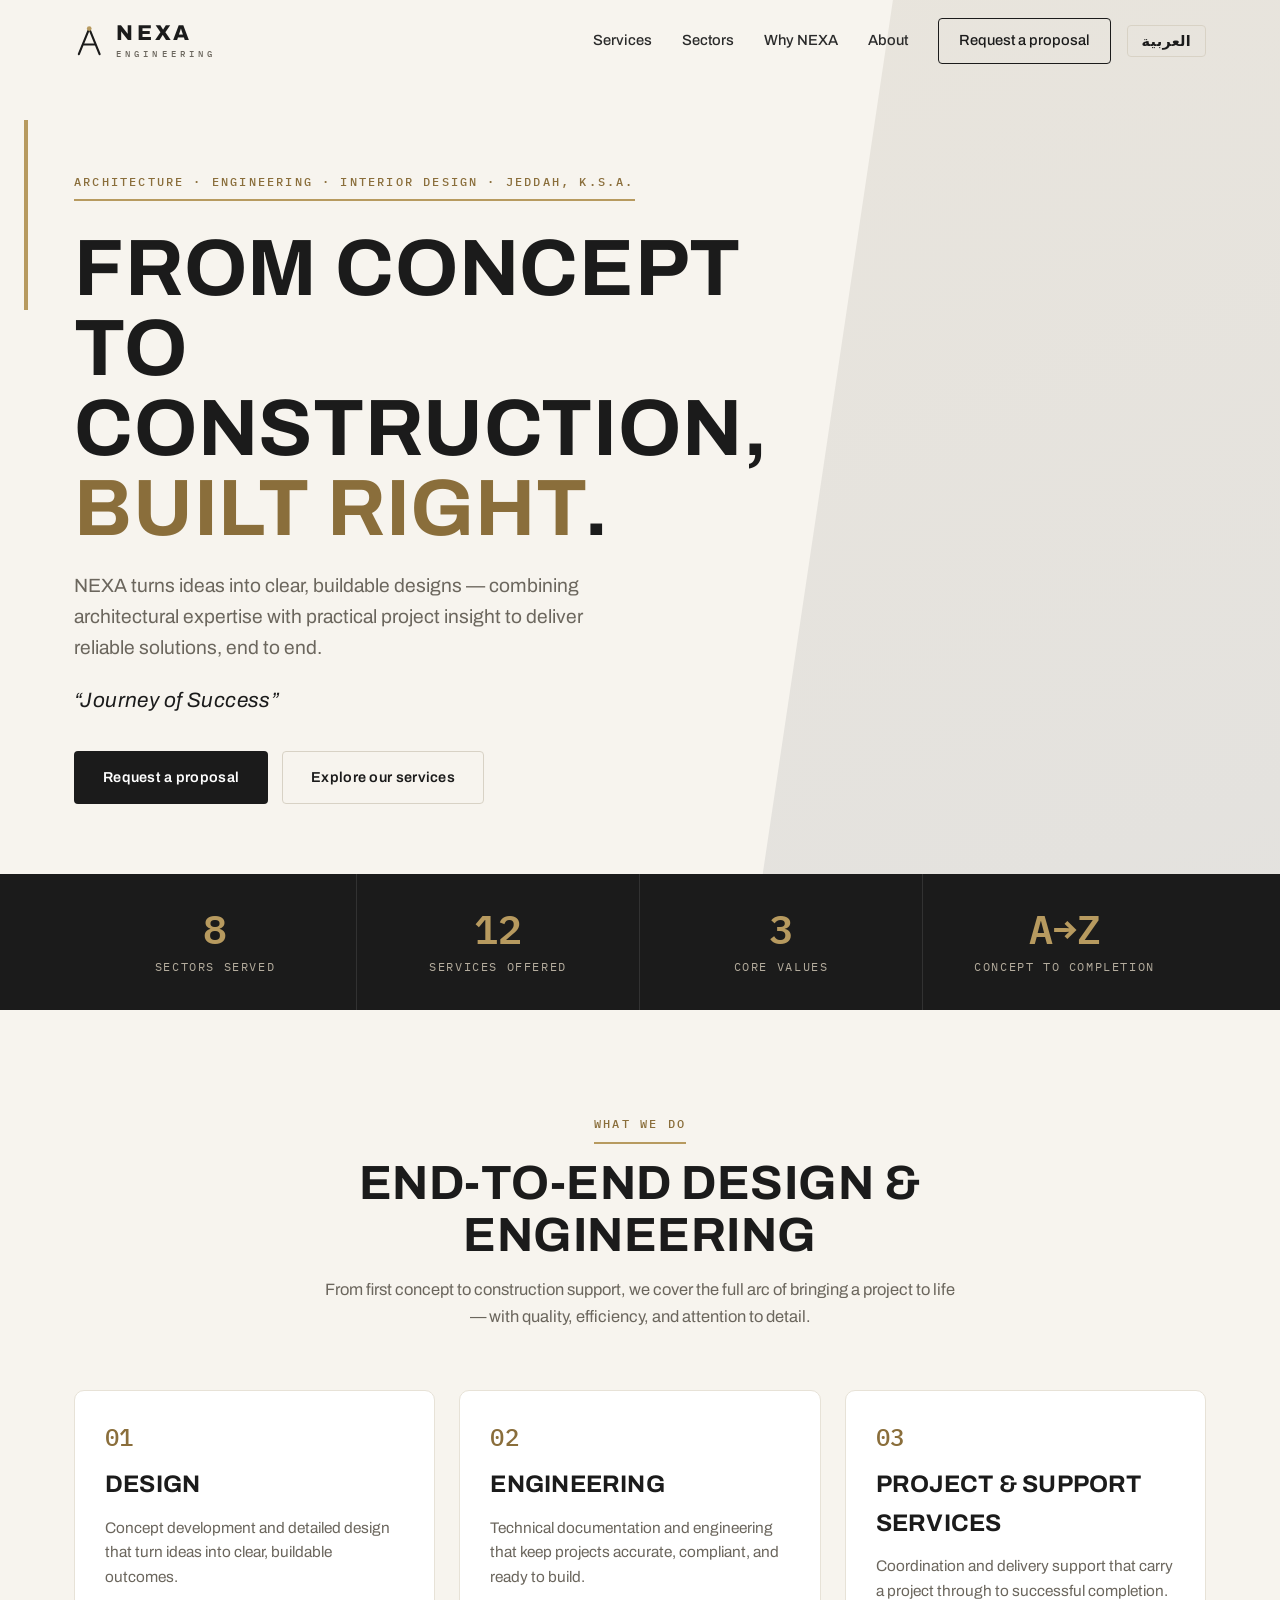
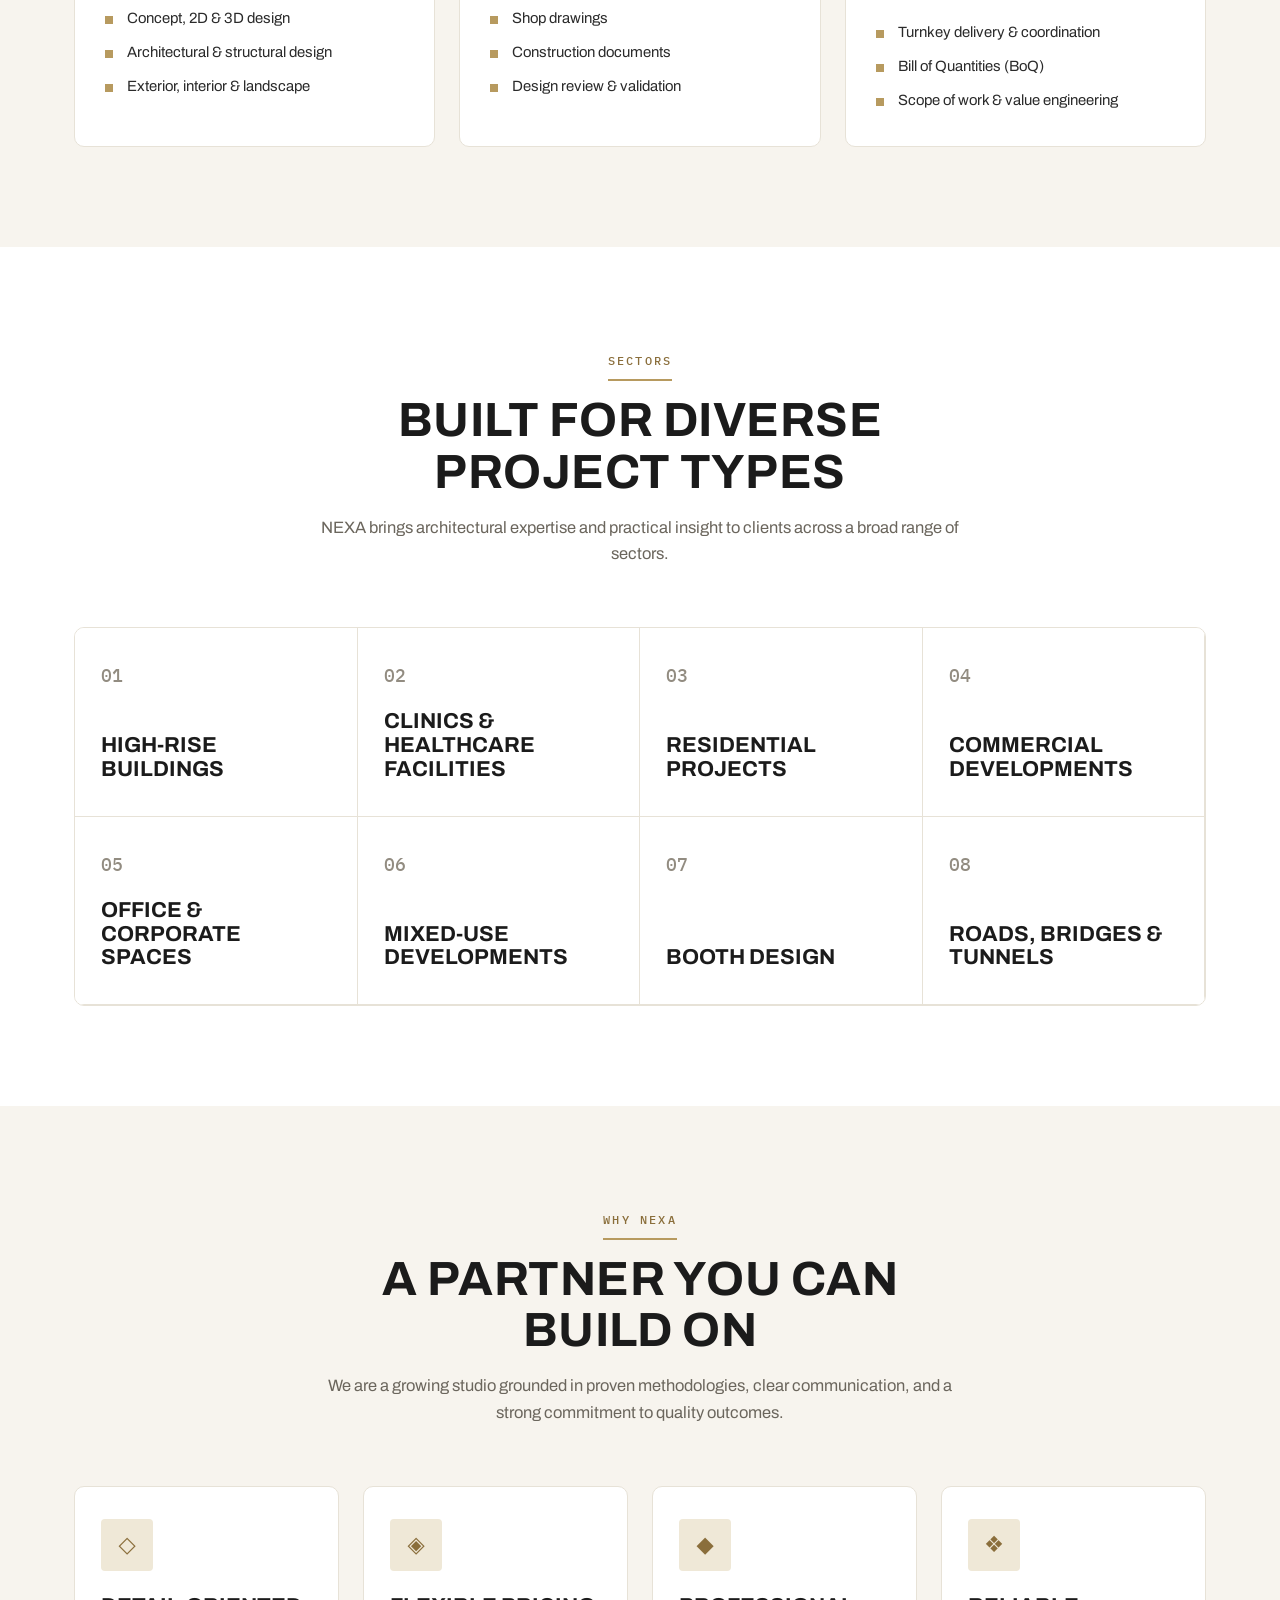
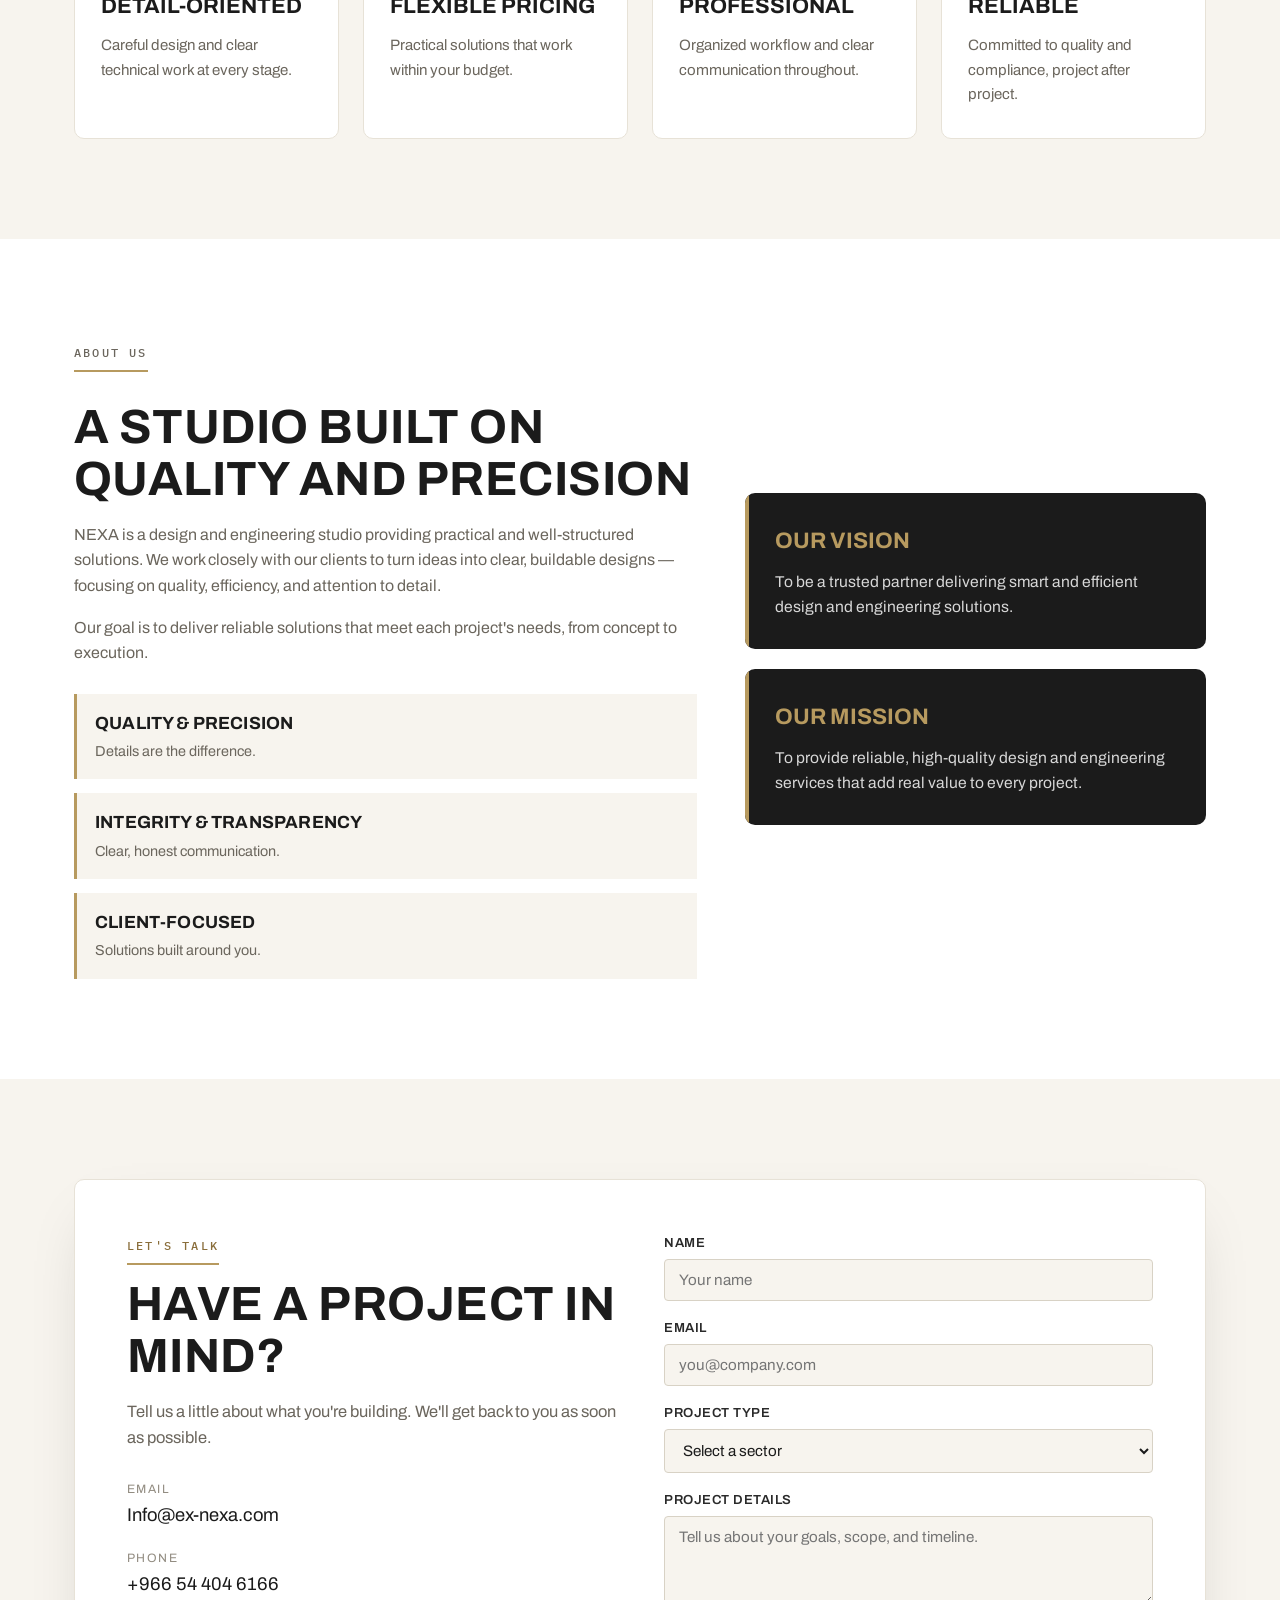
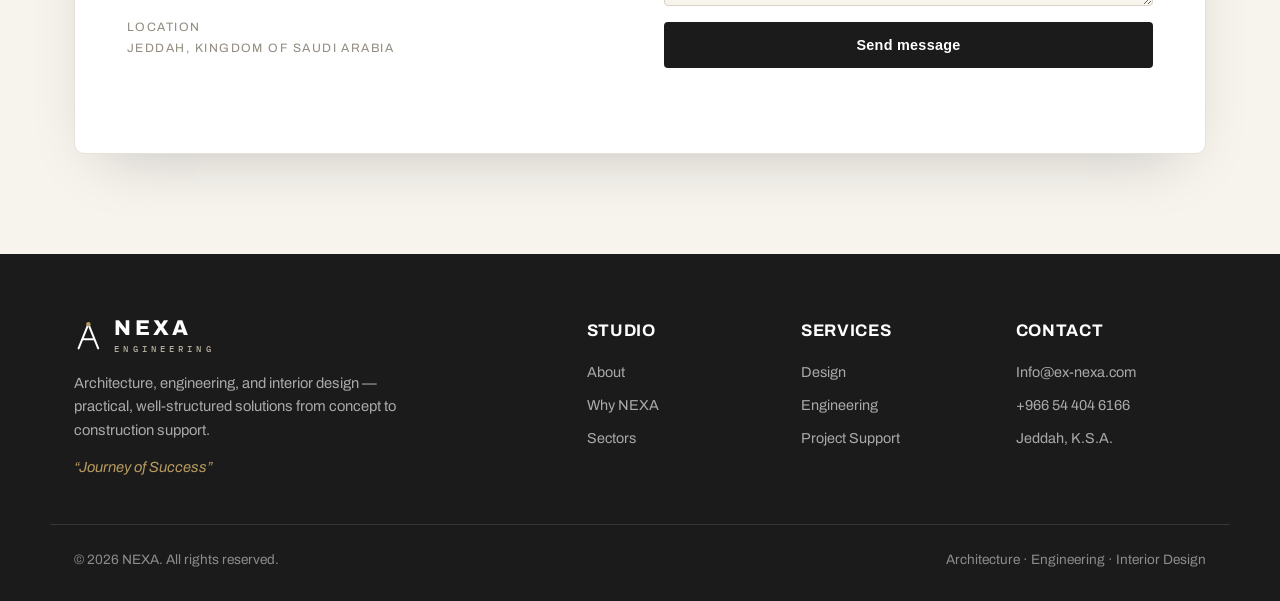
<file: index.html>
<!DOCTYPE html>
<html lang="en" dir="ltr">
<head>
  <meta charset="UTF-8" />
  <meta name="viewport" content="width=device-width, initial-scale=1.0" />
  <meta name="description" content="NEXA Engineering — architecture, engineering, and interior design. Practical, well-structured solutions from concept to construction support. Jeddah, K.S.A." />
  <meta name="theme-color" content="#1B1B1B" />
  <title>NEXA Engineering — Architecture · Engineering · Interior Design</title>
  <link rel="preconnect" href="https://fonts.googleapis.com" />
  <link rel="preconnect" href="https://fonts.gstatic.com" crossorigin />
  <link href="https://fonts.googleapis.com/css2?family=Archivo:ital,wght@0,400;0,500;0,600;0,700;0,800;1,400;1,500&family=IBM+Plex+Mono:wght@400;500;600&family=Cairo:wght@400;500;600;700&display=swap" rel="stylesheet" />
  <link rel="stylesheet" href="styles.css" />
  <link rel="icon" type="image/svg+xml" href="assets/favicon.svg" />
  <link rel="icon" type="image/png" href="assets/favicon.png" />
</head>
<body>
  <!-- Header -->
  <header class="site-header" id="header">
    <div class="container header-inner">
      <a href="#home" class="logo" aria-label="NEXA Engineering — home">
        <svg class="logo-mark" viewBox="0 0 44 52" fill="none" aria-hidden="true" focusable="false">
          <path d="M22 8 L7 45" stroke="currentColor" stroke-width="3.1" stroke-linecap="round" />
          <path d="M22 8 L37 45" stroke="currentColor" stroke-width="3.1" stroke-linecap="round" />
          <path d="M14 31 L30 31" stroke="currentColor" stroke-width="3.1" stroke-linecap="round" />
          <circle cx="22" cy="8" r="3.4" fill="var(--gold)" />
        </svg>
        <span class="logo-type">
          <span class="logo-word">NEXA</span>
          <span class="logo-tag">ENGINEERING</span>
        </span>
      </a>
      <div class="header-right">
        <nav class="nav" id="nav">
          <a href="#services" data-en="Services" data-ar="الخدمات">Services</a>
          <a href="#sectors" data-en="Sectors" data-ar="القطاعات">Sectors</a>
          <a href="#why" data-en="Why NEXA" data-ar="لماذا نكسا">Why NEXA</a>
          <a href="#about" data-en="About" data-ar="من نحن">About</a>
          <a href="#contact" class="nav-cta" data-en="Request a proposal" data-ar="اطلب عرض سعر">Request a proposal</a>
        </nav>
        <button class="lang-toggle" id="langToggle" aria-label="Switch language">العربية</button>
        <button class="menu-toggle" id="menuToggle" aria-label="Toggle menu" aria-expanded="false">
          <span></span><span></span><span></span>
        </button>
      </div>
    </div>
  </header>

  <main>
    <!-- Hero -->
    <section class="hero" id="home">
      <div class="container hero-inner">
        <div class="hero-copy">
          <p class="eyebrow reveal" data-en="Architecture · Engineering · Interior Design · Jeddah, K.S.A." data-ar="عمارة · هندسة · تصميم داخلي · جدة، المملكة العربية السعودية">Architecture · Engineering · Interior Design · Jeddah, K.S.A.</p>
          <h1 class="hero-title reveal" id="heroTitle">
            From concept to<br />
            construction, <span class="gold">built right</span>.
          </h1>
          <p class="hero-sub reveal" data-en="NEXA turns ideas into clear, buildable designs — combining architectural expertise with practical project insight to deliver reliable solutions, end to end." data-ar="نحوّل الأفكار إلى تصاميم واضحة قابلة للتنفيذ، بدمج الخبرة المعمارية مع الرؤية العملية للمشاريع لتقديم حلول موثوقة من البداية إلى النهاية.">
            NEXA turns ideas into clear, buildable designs — combining architectural
            expertise with practical project insight to deliver reliable solutions,
            end to end.
          </p>
          <p class="hero-tagline reveal" data-en="“Journey of Success”" data-ar="«رحلة نجاح»">“Journey of Success”</p>
          <div class="hero-actions reveal">
            <a href="#contact" class="btn btn-primary" data-en="Request a proposal" data-ar="اطلب عرض سعر">Request a proposal</a>
            <a href="#services" class="btn btn-ghost" data-en="Explore our services" data-ar="اكتشف خدماتنا">Explore our services</a>
          </div>
        </div>
      </div>
      <div class="hero-stats-wrap">
        <div class="container">
          <div class="hero-stats reveal">
            <div class="stat"><span class="stat-num" data-count="8">0</span><span class="stat-label" data-en="Sectors served" data-ar="قطاعات نخدمها">Sectors served</span></div>
            <div class="stat"><span class="stat-num" data-count="12">0</span><span class="stat-label" data-en="Services offered" data-ar="خدمات نقدّمها">Services offered</span></div>
            <div class="stat"><span class="stat-num" data-count="3">0</span><span class="stat-label" data-en="Core values" data-ar="قيم أساسية">Core values</span></div>
            <div class="stat"><span class="stat-num">A→Z</span><span class="stat-label" data-en="Concept to completion" data-ar="من الفكرة إلى الإنجاز">Concept to completion</span></div>
          </div>
        </div>
      </div>
    </section>

    <!-- Services -->
    <section class="section" id="services">
      <div class="container">
        <div class="section-head reveal">
          <p class="eyebrow" data-en="What we do" data-ar="ماذا نقدّم">What we do</p>
          <h2 class="section-title" data-en="End-to-end design &amp; engineering" data-ar="تصميم وهندسة من البداية إلى النهاية">End-to-end design &amp; engineering</h2>
          <p class="section-lead" data-en="From first concept to construction support, we cover the full arc of bringing a project to life — with quality, efficiency, and attention to detail." data-ar="من الفكرة الأولى إلى دعم التنفيذ، نغطّي كامل مراحل إنجاز المشروع — بجودة وكفاءة واهتمام بالتفاصيل.">From first concept to construction support, we cover the full arc of bringing a project to life — with quality, efficiency, and attention to detail.</p>
        </div>
        <div class="cards">
          <article class="card reveal">
            <div class="card-num">01</div>
            <h3 data-en="Design" data-ar="التصميم">Design</h3>
            <p data-en="Concept development and detailed design that turn ideas into clear, buildable outcomes." data-ar="تطوير المفاهيم والتصميم التفصيلي الذي يحوّل الأفكار إلى مخرجات واضحة قابلة للتنفيذ.">Concept development and detailed design that turn ideas into clear, buildable outcomes.</p>
            <ul class="card-list">
              <li data-en="Concept, 2D &amp; 3D design" data-ar="التصميم المفاهيمي ثنائي وثلاثي الأبعاد">Concept, 2D &amp; 3D design</li>
              <li data-en="Architectural &amp; structural design" data-ar="التصميم المعماري والإنشائي">Architectural &amp; structural design</li>
              <li data-en="Exterior, interior &amp; landscape" data-ar="التصميم الخارجي والداخلي وتنسيق الحدائق">Exterior, interior &amp; landscape</li>
            </ul>
          </article>
          <article class="card reveal">
            <div class="card-num">02</div>
            <h3 data-en="Engineering" data-ar="الهندسة">Engineering</h3>
            <p data-en="Technical documentation and engineering that keep projects accurate, compliant, and ready to build." data-ar="التوثيق الفني والهندسة التي تحافظ على دقة المشاريع ومطابقتها وجاهزيتها للتنفيذ.">Technical documentation and engineering that keep projects accurate, compliant, and ready to build.</p>
            <ul class="card-list">
              <li data-en="Shop drawings" data-ar="المخططات التنفيذية">Shop drawings</li>
              <li data-en="Construction documents" data-ar="وثائق التنفيذ">Construction documents</li>
              <li data-en="Design review &amp; validation" data-ar="مراجعة واعتماد التصاميم">Design review &amp; validation</li>
            </ul>
          </article>
          <article class="card reveal">
            <div class="card-num">03</div>
            <h3 data-en="Project &amp; Support Services" data-ar="المشاريع وخدمات الدعم">Project &amp; Support Services</h3>
            <p data-en="Coordination and delivery support that carry a project through to successful completion." data-ar="التنسيق ودعم التسليم الذي يقود المشروع إلى الإنجاز الناجح.">Coordination and delivery support that carry a project through to successful completion.</p>
            <ul class="card-list">
              <li data-en="Turnkey delivery &amp; coordination" data-ar="التسليم المتكامل والتنسيق">Turnkey delivery &amp; coordination</li>
              <li data-en="Bill of Quantities (BoQ)" data-ar="جداول الكميات">Bill of Quantities (BoQ)</li>
              <li data-en="Scope of work &amp; value engineering" data-ar="نطاق العمل والهندسة القيمية">Scope of work &amp; value engineering</li>
            </ul>
          </article>
        </div>
      </div>
    </section>

    <!-- Sectors -->
    <section class="section section-alt" id="sectors">
      <div class="container">
        <div class="section-head reveal">
          <p class="eyebrow" data-en="Sectors" data-ar="القطاعات">Sectors</p>
          <h2 class="section-title" data-en="Built for diverse project types" data-ar="نخدم مختلف أنواع المشاريع">Built for diverse project types</h2>
          <p class="section-lead" data-en="NEXA brings architectural expertise and practical insight to clients across a broad range of sectors." data-ar="تقدّم نكسا خبرتها المعمارية ورؤيتها العملية لعملائها في مجموعة واسعة من القطاعات.">NEXA brings architectural expertise and practical insight to clients across a broad range of sectors.</p>
        </div>
        <div class="sectors-grid">
          <div class="sector reveal"><span class="sector-num">01</span><h3 data-en="High-Rise Buildings" data-ar="المباني الشاهقة">High-Rise Buildings</h3></div>
          <div class="sector reveal"><span class="sector-num">02</span><h3 data-en="Clinics &amp; Healthcare Facilities" data-ar="العيادات والمرافق الصحية">Clinics &amp; Healthcare Facilities</h3></div>
          <div class="sector reveal"><span class="sector-num">03</span><h3 data-en="Residential Projects" data-ar="المشاريع السكنية">Residential Projects</h3></div>
          <div class="sector reveal"><span class="sector-num">04</span><h3 data-en="Commercial Developments" data-ar="التطويرات التجارية">Commercial Developments</h3></div>
          <div class="sector reveal"><span class="sector-num">05</span><h3 data-en="Office &amp; Corporate Spaces" data-ar="المكاتب والمساحات المؤسسية">Office &amp; Corporate Spaces</h3></div>
          <div class="sector reveal"><span class="sector-num">06</span><h3 data-en="Mixed-Use Developments" data-ar="التطويرات متعددة الاستخدامات">Mixed-Use Developments</h3></div>
          <div class="sector reveal"><span class="sector-num">07</span><h3 data-en="Booth Design" data-ar="تصميم الأجنحة">Booth Design</h3></div>
          <div class="sector reveal"><span class="sector-num">08</span><h3 data-en="Roads, Bridges &amp; Tunnels" data-ar="الطرق والجسور والأنفاق">Roads, Bridges &amp; Tunnels</h3></div>
        </div>
      </div>
    </section>

    <!-- Why NEXA -->
    <section class="section" id="why">
      <div class="container">
        <div class="section-head reveal">
          <p class="eyebrow" data-en="Why NEXA" data-ar="لماذا نكسا">Why NEXA</p>
          <h2 class="section-title" data-en="A partner you can build on" data-ar="شريك يمكنك الاعتماد عليه">A partner you can build on</h2>
          <p class="section-lead" data-en="We are a growing studio grounded in proven methodologies, clear communication, and a strong commitment to quality outcomes." data-ar="نحن استوديو متنامٍ يرتكز على منهجيات مثبتة وتواصل واضح والتزام قوي بجودة المخرجات.">We are a growing studio grounded in proven methodologies, clear communication, and a strong commitment to quality outcomes.</p>
        </div>
        <div class="why-grid">
          <article class="why-item reveal">
            <div class="why-icon">◇</div>
            <h3 data-en="Detail-Oriented" data-ar="دقة في التفاصيل">Detail-Oriented</h3>
            <p data-en="Careful design and clear technical work at every stage." data-ar="تصميم دقيق وعمل فني واضح في كل مرحلة.">Careful design and clear technical work at every stage.</p>
          </article>
          <article class="why-item reveal">
            <div class="why-icon">◈</div>
            <h3 data-en="Flexible Pricing" data-ar="أسعار مرنة">Flexible Pricing</h3>
            <p data-en="Practical solutions that work within your budget." data-ar="حلول عملية تناسب ميزانيتك.">Practical solutions that work within your budget.</p>
          </article>
          <article class="why-item reveal">
            <div class="why-icon">◆</div>
            <h3 data-en="Professional" data-ar="احترافية">Professional</h3>
            <p data-en="Organized workflow and clear communication throughout." data-ar="سير عمل منظّم وتواصل واضح طوال المشروع.">Organized workflow and clear communication throughout.</p>
          </article>
          <article class="why-item reveal">
            <div class="why-icon">❖</div>
            <h3 data-en="Reliable" data-ar="موثوقية">Reliable</h3>
            <p data-en="Committed to quality and compliance, project after project." data-ar="التزام بالجودة والمطابقة، مشروعاً بعد مشروع.">Committed to quality and compliance, project after project.</p>
          </article>
        </div>
      </div>
    </section>

    <!-- About / Purpose -->
    <section class="section section-alt" id="about">
      <div class="container about-grid">
        <div class="about-copy reveal">
          <p class="eyebrow" data-en="About us" data-ar="من نحن">About us</p>
          <h2 class="section-title" data-en="A studio built on quality and precision" data-ar="استوديو قائم على الجودة والدقة">A studio built on quality and precision</h2>
          <p data-en="NEXA is a design and engineering studio providing practical and well-structured solutions. We work closely with our clients to turn ideas into clear, buildable designs — focusing on quality, efficiency, and attention to detail." data-ar="نكسا استوديو تصميم وهندسة يقدّم حلولاً عملية ومنظّمة. نعمل عن قرب مع عملائنا لتحويل الأفكار إلى تصاميم واضحة قابلة للتنفيذ — مع التركيز على الجودة والكفاءة والاهتمام بالتفاصيل.">NEXA is a design and engineering studio providing practical and well-structured solutions. We work closely with our clients to turn ideas into clear, buildable designs — focusing on quality, efficiency, and attention to detail.</p>
          <p data-en="Our goal is to deliver reliable solutions that meet each project's needs, from concept to execution." data-ar="هدفنا تقديم حلول موثوقة تلبّي احتياجات كل مشروع، من الفكرة إلى التنفيذ.">Our goal is to deliver reliable solutions that meet each project's needs, from concept to execution.</p>
          <div class="about-values">
            <div class="value"><strong data-en="Quality &amp; precision" data-ar="الجودة والدقة">Quality &amp; precision</strong><span data-en="Details are the difference." data-ar="التفاصيل هي الفرق.">Details are the difference.</span></div>
            <div class="value"><strong data-en="Integrity &amp; transparency" data-ar="النزاهة والشفافية">Integrity &amp; transparency</strong><span data-en="Clear, honest communication." data-ar="تواصل واضح وصادق.">Clear, honest communication.</span></div>
            <div class="value"><strong data-en="Client-focused" data-ar="التركيز على العميل">Client-focused</strong><span data-en="Solutions built around you." data-ar="حلول مصمّمة حولك.">Solutions built around you.</span></div>
          </div>
        </div>
        <div class="about-panels reveal">
          <div class="panel">
            <h4 data-en="Our Vision" data-ar="رؤيتنا">Our Vision</h4>
            <p data-en="To be a trusted partner delivering smart and efficient design and engineering solutions." data-ar="أن نكون شريكاً موثوقاً يقدّم حلول تصميم وهندسة ذكية وفعّالة.">To be a trusted partner delivering smart and efficient design and engineering solutions.</p>
          </div>
          <div class="panel">
            <h4 data-en="Our Mission" data-ar="رسالتنا">Our Mission</h4>
            <p data-en="To provide reliable, high-quality design and engineering services that add real value to every project." data-ar="تقديم خدمات تصميم وهندسة موثوقة وعالية الجودة تضيف قيمة حقيقية لكل مشروع.">To provide reliable, high-quality design and engineering services that add real value to every project.</p>
          </div>
        </div>
      </div>
    </section>

    <!-- Contact -->
    <section class="section contact" id="contact">
      <div class="container">
        <div class="contact-card reveal">
          <div class="contact-copy">
            <p class="eyebrow" data-en="Let's talk" data-ar="لنتحدث">Let's talk</p>
            <h2 class="section-title" data-en="Have a project in mind?" data-ar="لديك مشروع في ذهنك؟">Have a project in mind?</h2>
            <p class="section-lead" data-en="Tell us a little about what you're building. We'll get back to you as soon as possible." data-ar="أخبرنا قليلاً عمّا تبنيه، وسنعاود التواصل معك في أقرب وقت.">Tell us a little about what you're building. We'll get back to you as soon as possible.</p>
            <ul class="contact-info">
              <li><span data-en="Email" data-ar="البريد الإلكتروني">Email</span><a href="mailto:Info@ex-nexa.com">Info@ex-nexa.com</a></li>
              <li><span data-en="Phone" data-ar="الهاتف">Phone</span><a href="tel:+966544046166" dir="ltr">+966 54 404 6166</a></li>
              <li><span data-en="Location" data-ar="الموقع">Location</span><span data-en="Jeddah, Kingdom of Saudi Arabia" data-ar="جدة، المملكة العربية السعودية">Jeddah, Kingdom of Saudi Arabia</span></li>
            </ul>
          </div>
          <form class="contact-form" id="contactForm" novalidate>
            <input type="checkbox" name="botcheck" class="hp" tabindex="-1" autocomplete="off" />
            <div class="field">
              <label for="name" data-en="Name" data-ar="الاسم">Name</label>
              <input type="text" id="name" name="name" required data-en-ph="Your name" data-ar-ph="اسمك" placeholder="Your name" />
            </div>
            <div class="field">
              <label for="email" data-en="Email" data-ar="البريد الإلكتروني">Email</label>
              <input type="email" id="email" name="email" required data-en-ph="you@company.com" data-ar-ph="you@company.com" placeholder="you@company.com" dir="ltr" />
            </div>
            <div class="field">
              <label for="type" data-en="Project type" data-ar="نوع المشروع">Project type</label>
              <select id="type" name="type">
                <option value="" data-en="Select a sector" data-ar="اختر قطاعاً">Select a sector</option>
                <option data-en="High-Rise Buildings" data-ar="المباني الشاهقة">High-Rise Buildings</option>
                <option data-en="Clinics &amp; Healthcare" data-ar="العيادات والمرافق الصحية">Clinics &amp; Healthcare</option>
                <option data-en="Residential" data-ar="سكني">Residential</option>
                <option data-en="Commercial" data-ar="تجاري">Commercial</option>
                <option data-en="Office &amp; Corporate" data-ar="مكاتب ومؤسسات">Office &amp; Corporate</option>
                <option data-en="Mixed-Use" data-ar="متعدد الاستخدامات">Mixed-Use</option>
                <option data-en="Booth Design" data-ar="تصميم الأجنحة">Booth Design</option>
                <option data-en="Roads, Bridges &amp; Tunnels" data-ar="الطرق والجسور والأنفاق">Roads, Bridges &amp; Tunnels</option>
                <option data-en="Other" data-ar="أخرى">Other</option>
              </select>
            </div>
            <div class="field">
              <label for="message" data-en="Project details" data-ar="تفاصيل المشروع">Project details</label>
              <textarea id="message" name="message" rows="4" required data-en-ph="Tell us about your goals, scope, and timeline." data-ar-ph="أخبرنا عن أهدافك ونطاق العمل والجدول الزمني." placeholder="Tell us about your goals, scope, and timeline."></textarea>
            </div>
            <button type="submit" class="btn btn-primary btn-block" data-en="Send message" data-ar="إرسال الرسالة">Send message</button>
            <p class="form-note" id="formNote" role="status" aria-live="polite"></p>
          </form>
        </div>
      </div>
    </section>
  </main>

  <!-- Footer -->
  <footer class="site-footer">
    <div class="container footer-inner">
      <div class="footer-brand">
        <a href="#home" class="logo footer-logo" aria-label="NEXA Engineering — home">
          <svg class="logo-mark" viewBox="0 0 44 52" fill="none" aria-hidden="true" focusable="false">
            <path d="M22 8 L7 45" stroke="currentColor" stroke-width="3.1" stroke-linecap="round" />
            <path d="M22 8 L37 45" stroke="currentColor" stroke-width="3.1" stroke-linecap="round" />
            <path d="M14 31 L30 31" stroke="currentColor" stroke-width="3.1" stroke-linecap="round" />
            <circle cx="22" cy="8" r="3.4" fill="var(--gold)" />
          </svg>
          <span class="logo-type">
            <span class="logo-word">NEXA</span>
            <span class="logo-tag">ENGINEERING</span>
          </span>
        </a>
        <p data-en="Architecture, engineering, and interior design — practical, well-structured solutions from concept to construction support." data-ar="عمارة وهندسة وتصميم داخلي — حلول عملية ومنظّمة من الفكرة إلى دعم التنفيذ.">Architecture, engineering, and interior design — practical, well-structured solutions from concept to construction support.</p>
        <p class="footer-tagline" data-en="“Journey of Success”" data-ar="«رحلة نجاح»">“Journey of Success”</p>
      </div>
      <div class="footer-cols">
        <div class="footer-col">
          <h4 data-en="Studio" data-ar="الاستوديو">Studio</h4>
          <a href="#about" data-en="About" data-ar="من نحن">About</a>
          <a href="#why" data-en="Why NEXA" data-ar="لماذا نكسا">Why NEXA</a>
          <a href="#sectors" data-en="Sectors" data-ar="القطاعات">Sectors</a>
        </div>
        <div class="footer-col">
          <h4 data-en="Services" data-ar="الخدمات">Services</h4>
          <a href="#services" data-en="Design" data-ar="التصميم">Design</a>
          <a href="#services" data-en="Engineering" data-ar="الهندسة">Engineering</a>
          <a href="#services" data-en="Project Support" data-ar="دعم المشاريع">Project Support</a>
        </div>
        <div class="footer-col">
          <h4 data-en="Contact" data-ar="تواصل">Contact</h4>
          <a href="mailto:Info@ex-nexa.com">Info@ex-nexa.com</a>
          <a href="tel:+966544046166" dir="ltr">+966 54 404 6166</a>
          <span class="footer-loc" data-en="Jeddah, K.S.A." data-ar="جدة، السعودية">Jeddah, K.S.A.</span>
        </div>
      </div>
    </div>
    <div class="container footer-bottom">
      <p><span>© <span id="year"></span> </span><span data-en="NEXA. All rights reserved." data-ar="نكسا. جميع الحقوق محفوظة.">NEXA. All rights reserved.</span></p>
      <p data-en="Architecture · Engineering · Interior Design" data-ar="عمارة · هندسة · تصميم داخلي">Architecture · Engineering · Interior Design</p>
    </div>
  </footer>

  <script src="script.js"></script>
</body>
</html>
</file>
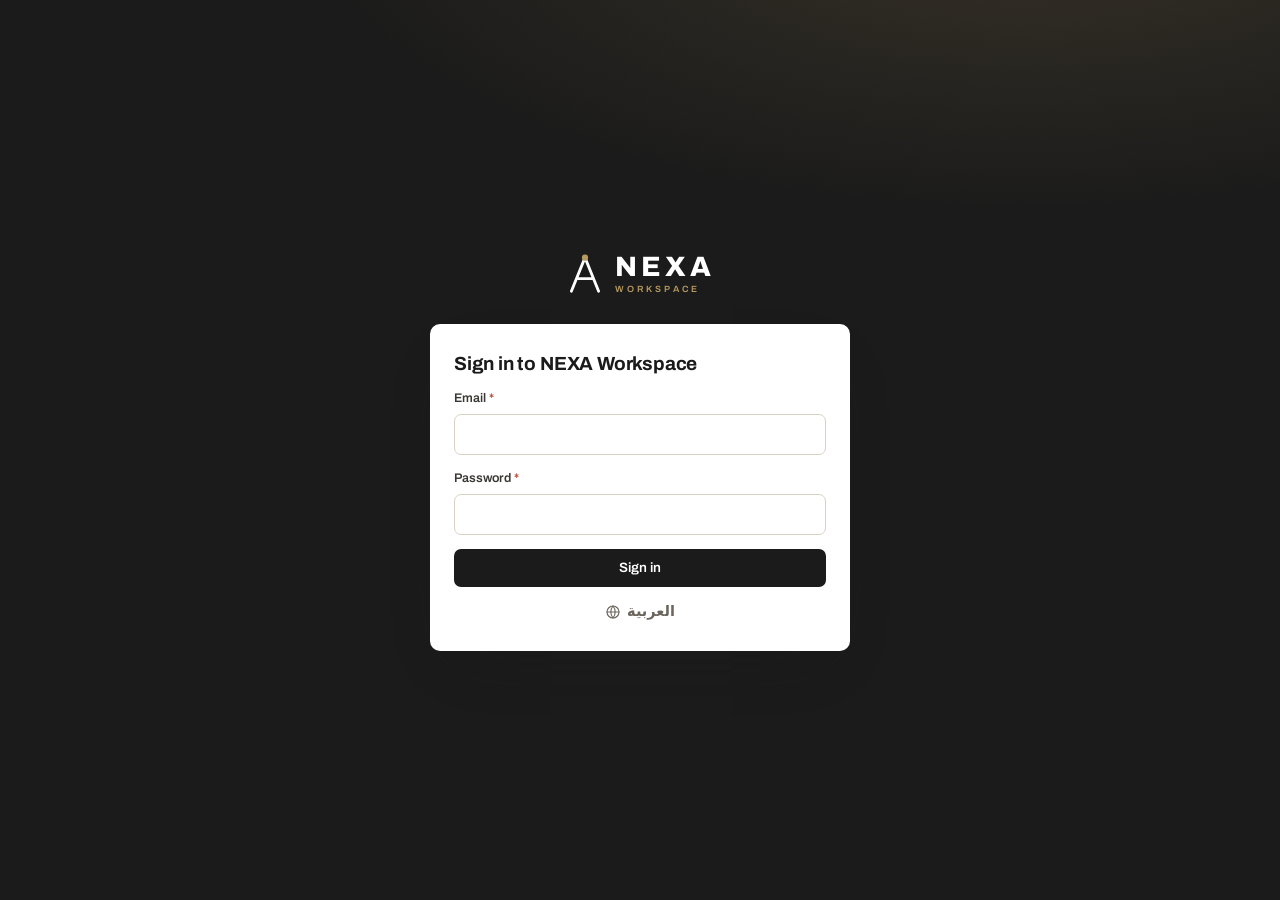
<file: admin/index.html>
<!DOCTYPE html>
<html lang="en" dir="ltr">
<head>
  <meta charset="UTF-8" />
  <meta name="viewport" content="width=device-width, initial-scale=1.0, viewport-fit=cover" />
  <meta name="robots" content="noindex, nofollow" />
  <meta name="theme-color" content="#1B1B1B" />
  <title>NEXA Workspace</title>
  <link rel="preconnect" href="https://fonts.googleapis.com" />
  <link rel="preconnect" href="https://fonts.gstatic.com" crossorigin />
  <link href="https://fonts.googleapis.com/css2?family=Archivo:wght@400;500;600;700;800&family=IBM+Plex+Mono:wght@400;500;600&family=Cairo:wght@400;500;600;700&display=swap" rel="stylesheet" />
  <link rel="icon" type="image/svg+xml" href="../assets/favicon.svg" />
  <link rel="stylesheet" href="css/admin.css" />
  <link rel="stylesheet" href="css/leads.css" />
  <link rel="stylesheet" href="css/activity.css" />
  <link rel="stylesheet" href="css/proposals.css" />
  <link rel="stylesheet" href="css/projects.css" />
  <link rel="stylesheet" href="css/insights.css" />
</head>
<body>
  <div id="app" class="nx-boot"><div class="nx-spinner"></div></div>
  <div id="nx-modals"></div>
  <div id="nx-toasts" aria-live="polite"></div>
  <div id="nx-print"></div>

  <script src="js/config.js"></script>
  <script src="js/i18n.js"></script>
  <script src="js/store.js"></script>
  <script src="js/ui.js"></script>
  <script src="js/app.js"></script>
  <script src="js/views/dashboard.js"></script>
  <script src="js/views/leads.js"></script>
  <script src="js/views/projects.js"></script>
  <script src="js/views/proposals.js"></script>
  <script src="js/views/followups.js"></script>
  <script src="js/views/templates.js"></script>
  <script src="js/views/conversations.js"></script>
  <script src="js/views/analysis.js"></script>
  <script src="js/views/settings.js"></script>
  <script>NX.app.start();</script>
</body>
</html>
</file>
<file: styles.css>
/* ===== NEXA Engineering — Brand Sheet V1.0 ===== */
/* Charcoal #1B1B1B · Champagne #B79A5F · Warm White #F7F4EE */
/* Archivo (corporate · headings & body) · IBM Plex Mono (technical · data) */
:root {
  --bg: #f7f4ee;            /* warm white — page */
  --bg-white: #ffffff;
  --surface: #ffffff;
  --ink: #1b1b1b;           /* charcoal */
  --ink-2: #2a2a2a;
  --charcoal: #1b1b1b;
  --muted: #6b665d;
  --muted-2: #928c81;
  --line: #e7e2d7;
  --line-strong: #d8d2c5;
  --gold: #b79a5f;          /* champagne — thin lines & pivot accents only */
  --gold-deep: #8a6e3b;     /* legible champagne for text/underlines */
  --gold-soft: #efe8d7;
  --gray-block: #dad5cb;
  --radius: 4px;
  --radius-lg: 10px;
  --maxw: 1180px;
  --shadow: 0 24px 60px -28px rgba(27, 27, 27, 0.26);
  --shadow-sm: 0 10px 30px -18px rgba(27, 27, 27, 0.32);
  --font: "Archivo", system-ui, -apple-system, Segoe UI, Roboto, sans-serif;
  --display: "Archivo", "Arial Narrow", var(--font);
  --mono: "IBM Plex Mono", ui-monospace, SFMono-Regular, Menlo, monospace;
}

* { box-sizing: border-box; margin: 0; padding: 0; }

html { scroll-behavior: smooth; }
@media (prefers-reduced-motion: reduce) { html { scroll-behavior: auto; } }

body {
  font-family: var(--font);
  background: var(--bg);
  color: var(--ink);
  line-height: 1.6;
  -webkit-font-smoothing: antialiased;
  overflow-x: hidden;
}

.container { width: 100%; max-width: var(--maxw); margin: 0 auto; padding: 0 24px; }

a { color: inherit; text-decoration: none; }
img { max-width: 100%; display: block; }

/* ===== Buttons ===== */
.btn {
  display: inline-flex; align-items: center; justify-content: center; gap: 8px;
  font-weight: 600; font-size: 0.9rem; letter-spacing: 0.02em; padding: 14px 28px; border-radius: var(--radius);
  border: 1px solid transparent; cursor: pointer; transition: transform .2s ease, box-shadow .2s ease, background .2s ease, color .2s ease, border-color .2s ease;
  white-space: nowrap;
}
.btn-primary { background: var(--ink); color: #fff; }
.btn-primary:hover { background: #000; transform: translateY(-2px); box-shadow: var(--shadow-sm); }
.btn-ghost { background: transparent; color: var(--ink); border-color: var(--line-strong); }
.btn-ghost:hover { border-color: var(--ink); transform: translateY(-2px); }
.btn-block { width: 100%; }

/* ===== Header ===== */
.site-header {
  position: fixed; top: 0; left: 0; right: 0; z-index: 100;
  padding: 18px 0; transition: background .3s ease, padding .3s ease, box-shadow .3s ease, border-color .3s ease;
  border-bottom: 1px solid transparent;
}
.site-header.scrolled {
  background: rgba(244, 244, 244, 0.9); backdrop-filter: blur(12px);
  border-bottom-color: var(--line); padding: 12px 0;
}
.header-inner { display: flex; align-items: center; justify-content: space-between; }

/* ===== Logo lockup (compass-"A" mark + wordmark) ===== */
.logo { display: inline-flex; align-items: center; gap: 11px; color: var(--ink); }
.logo-mark { height: 36px; width: auto; color: var(--ink); transition: height .3s ease; }
.site-header.scrolled .logo-mark { height: 31px; }
.logo-type { display: flex; flex-direction: column; line-height: 1; }
.logo-word {
  font-family: "Archivo", system-ui, sans-serif; font-weight: 800; font-size: 1.34rem;
  letter-spacing: .16em; color: var(--ink); padding-left: .03em;
}
.logo-tag {
  font-family: "IBM Plex Mono", ui-monospace, monospace; font-weight: 500; font-size: 0.56rem;
  letter-spacing: .46em; color: var(--muted); margin-top: 5px; padding-left: .06em;
}

.header-right { display: flex; align-items: center; gap: 16px; }
.lang-toggle {
  background: transparent; border: 1px solid var(--line-strong); color: var(--ink);
  font-family: var(--display); font-weight: 600; font-size: 0.9rem; letter-spacing: 0.02em;
  padding: 8px 14px; border-radius: var(--radius); cursor: pointer; line-height: 1;
  transition: background .2s ease, color .2s ease, border-color .2s ease;
}
.lang-toggle:hover { background: var(--ink); color: #fff; border-color: var(--ink); }

.nav { display: flex; align-items: center; gap: 30px; }
.nav a { color: var(--ink-2); font-weight: 500; font-size: 0.92rem; transition: color .2s ease; position: relative; }
.nav a:not(.nav-cta)::after {
  content: ""; position: absolute; left: 0; bottom: -6px; width: 0; height: 2px; background: var(--gold-deep); transition: width .25s ease;
}
.nav a:not(.nav-cta):hover::after { width: 100%; }
.nav-cta {
  color: var(--ink) !important; border: 1px solid var(--ink); padding: 10px 20px; border-radius: var(--radius);
  font-weight: 600; transition: background .2s ease, color .2s ease;
}
.nav-cta:hover { background: var(--ink); color: #fff !important; }

.menu-toggle { display: none; flex-direction: column; gap: 5px; background: none; border: 0; cursor: pointer; padding: 8px; }
.menu-toggle span { width: 24px; height: 2px; background: var(--ink); border-radius: 2px; transition: transform .3s ease, opacity .3s ease; }
.menu-toggle.open span:nth-child(1) { transform: translateY(7px) rotate(45deg); }
.menu-toggle.open span:nth-child(2) { opacity: 0; }
.menu-toggle.open span:nth-child(3) { transform: translateY(-7px) rotate(-45deg); }

/* ===== Hero ===== */
.hero { position: relative; padding: 168px 0 0; background: var(--bg); overflow: hidden; }
.hero::before {
  content: ""; position: absolute; top: 0; right: 0; width: 42%; height: 100%;
  background: linear-gradient(160deg, var(--gray-block), #cfcfcf);
  clip-path: polygon(28% 0, 100% 0, 100% 100%, 0 100%); opacity: .5; z-index: 0;
}
.hero::after {
  content: ""; position: absolute; top: 120px; left: 24px; width: 4px; height: 190px;
  background: var(--gold); z-index: 1;
}
.hero-inner { position: relative; z-index: 2; }
.hero-copy { max-width: 720px; padding-bottom: 70px; }
.eyebrow {
  display: inline-block; font-family: var(--mono); font-weight: 500; letter-spacing: .18em;
  text-transform: uppercase; font-size: 0.76rem; color: var(--gold-deep);
  padding-bottom: 8px; border-bottom: 2px solid var(--gold);
}
.hero-title { font-family: var(--display); font-weight: 700; font-size: clamp(2.6rem, 7vw, 5rem); line-height: 1.0; margin: 28px 0 22px; letter-spacing: 0.01em; text-transform: uppercase; }
.gold { color: var(--gold-deep); }
.hero-sub { font-size: clamp(1.02rem, 2.2vw, 1.2rem); color: var(--muted); max-width: 560px; }
.hero-tagline { font-family: var(--display); font-style: italic; font-size: 1.3rem; color: var(--ink); margin-top: 20px; letter-spacing: .02em; }
.hero-actions { display: flex; gap: 14px; flex-wrap: wrap; margin-top: 34px; }

.hero-stats-wrap { position: relative; z-index: 2; background: var(--ink); }
.hero-stats { display: grid; grid-template-columns: repeat(4, 1fr); }
.stat { padding: 34px 20px; text-align: center; border-right: 1px solid rgba(255,255,255,0.1); }
.stat:last-child { border-right: 0; }
.stat-num { display: block; font-family: var(--mono); font-weight: 600; font-size: clamp(1.8rem, 4vw, 2.5rem); color: var(--gold); line-height: 1; }
.stat-label { font-family: var(--mono); font-size: 0.72rem; text-transform: uppercase; color: #b4ac9d; letter-spacing: .14em; margin-top: 10px; display: block; }

/* ===== Sections ===== */
.section { padding: 100px 0; }
.section-alt { background: var(--bg-white); }
.section-head { max-width: 640px; margin: 0 auto 60px; text-align: center; }
.section-title { font-family: var(--display); font-weight: 700; font-size: clamp(1.9rem, 4.4vw, 3rem); line-height: 1.08; letter-spacing: 0.01em; text-transform: uppercase; margin: 14px 0 16px; }
.section-lead { color: var(--muted); font-size: 1.03rem; }
.eyebrow { position: relative; }

/* ===== Service cards ===== */
.cards { display: grid; grid-template-columns: repeat(3, 1fr); gap: 24px; }
.card {
  background: var(--surface); border: 1px solid var(--line); border-radius: var(--radius-lg);
  padding: 34px 30px; transition: transform .3s ease, border-color .3s ease, box-shadow .3s ease;
  position: relative; overflow: hidden;
}
.card::before { content: ""; position: absolute; top: 0; left: 0; width: 100%; height: 4px; background: var(--gold); transform: scaleX(0); transform-origin: left; transition: transform .3s ease; }
.card:hover { transform: translateY(-6px); border-color: var(--line-strong); box-shadow: var(--shadow-sm); }
.card:hover::before { transform: scaleX(1); }
.card-num { font-family: var(--mono); font-weight: 500; font-size: 1.5rem; color: var(--gold-deep); line-height: 1; margin-bottom: 16px; letter-spacing: .02em; }
.card h3 { font-family: var(--display); font-size: 1.5rem; text-transform: uppercase; letter-spacing: .01em; margin-bottom: 12px; }
.card p { color: var(--muted); font-size: 0.96rem; margin-bottom: 18px; }
.card-list { list-style: none; display: flex; flex-direction: column; gap: 10px; }
.card-list li { position: relative; padding-left: 22px; font-size: 0.93rem; color: var(--ink-2); }
.card-list li::before { content: ""; position: absolute; left: 0; top: 9px; width: 8px; height: 8px; background: var(--gold); }

/* ===== Sectors ===== */
.sectors-grid { display: grid; grid-template-columns: repeat(4, 1fr); gap: 0; border: 1px solid var(--line); border-radius: var(--radius-lg); overflow: hidden; }
.sector {
  padding: 34px 26px; border-right: 1px solid var(--line); border-bottom: 1px solid var(--line);
  background: var(--bg-white); transition: background .3s ease, color .3s ease; min-height: 150px;
  display: flex; flex-direction: column; justify-content: space-between;
}
.sector:hover { background: var(--ink); }
.sector:hover .sector-num { color: var(--gold); }
.sector:hover h3 { color: #fff; }
.sector-num { font-family: var(--mono); font-weight: 500; font-size: 1.1rem; color: var(--muted-2); transition: color .3s ease; letter-spacing: .02em; }
.sector h3 { font-family: var(--display); font-size: 1.35rem; text-transform: uppercase; line-height: 1.1; transition: color .3s ease; margin-top: 20px; }

/* ===== Why NEXA ===== */
.why-grid { display: grid; grid-template-columns: repeat(4, 1fr); gap: 24px; }
.why-item { padding: 32px 26px; border: 1px solid var(--line); border-radius: var(--radius-lg); background: var(--surface); transition: transform .3s ease, box-shadow .3s ease; }
.why-item:hover { transform: translateY(-5px); box-shadow: var(--shadow-sm); }
.why-icon { width: 52px; height: 52px; display: grid; place-items: center; border-radius: var(--radius); background: var(--gold-soft); color: var(--gold-deep); font-size: 1.4rem; margin-bottom: 18px; }
.why-item h3 { font-family: var(--display); font-size: 1.35rem; text-transform: uppercase; margin-bottom: 10px; }
.why-item p { color: var(--muted); font-size: 0.94rem; }

/* ===== About ===== */
.about-grid { display: grid; grid-template-columns: 1.15fr 0.85fr; gap: 48px; align-items: center; }
.about-copy .section-title { text-align: left; }
.about-copy p { color: var(--muted); margin-bottom: 16px; }
.about-values { display: grid; gap: 14px; margin-top: 28px; }
.value { padding: 16px 18px; border-left: 3px solid var(--gold); background: var(--bg); }
.value strong { display: block; font-family: var(--display); font-size: 1.1rem; text-transform: uppercase; letter-spacing: .01em; }
.value span { font-size: 0.9rem; color: var(--muted); }

.about-panels { display: flex; flex-direction: column; gap: 20px; }
.panel { padding: 30px; background: var(--ink); color: #fff; border-radius: var(--radius-lg); position: relative; overflow: hidden; }
.panel::before { content: ""; position: absolute; top: 0; left: 0; width: 4px; height: 100%; background: var(--gold); }
.panel h4 { font-family: var(--display); font-size: 1.4rem; text-transform: uppercase; color: var(--gold); margin-bottom: 10px; }
.panel p { color: #d7d7d7; font-size: 0.98rem; }

/* ===== Contact ===== */
.contact { background: var(--bg); }
.contact-card { display: grid; grid-template-columns: 1fr 1fr; gap: 48px; padding: 52px; border: 1px solid var(--line); border-radius: var(--radius-lg); background: var(--bg-white); box-shadow: var(--shadow); }
.contact-copy .section-title { text-align: left; }
.contact-copy .section-lead { text-align: left; }
.contact-info { list-style: none; margin-top: 28px; display: flex; flex-direction: column; gap: 18px; }
.contact-info li { display: flex; flex-direction: column; }
.contact-info span { font-size: 0.76rem; letter-spacing: .12em; text-transform: uppercase; color: var(--muted-2); margin-bottom: 2px; }
.contact-info a, .contact-info li { font-family: var(--display); font-size: 1.15rem; color: var(--ink); }
.contact-info a:hover { color: var(--gold-deep); }

.contact-form { display: flex; flex-direction: column; gap: 16px; }
.field { display: flex; flex-direction: column; gap: 6px; }
.field label { font-size: 0.82rem; font-weight: 600; color: var(--ink-2); text-transform: uppercase; letter-spacing: .04em; }
.field input, .field select, .field textarea {
  background: var(--bg); border: 1px solid var(--line-strong); border-radius: var(--radius);
  padding: 12px 14px; color: var(--ink); font-family: inherit; font-size: 0.95rem; transition: border-color .2s ease, box-shadow .2s ease, background .2s ease;
}
.field input:focus, .field select:focus, .field textarea:focus { outline: none; border-color: var(--ink); background: #fff; box-shadow: 0 0 0 3px rgba(183,154,95,0.30); }
.field textarea { resize: vertical; }
.field.invalid input, .field.invalid textarea { border-color: #d94a4a; }
.form-note { font-size: 0.9rem; min-height: 1.2em; }
.form-note.success { color: #1c7a3e; }
.form-note.error { color: #d94a4a; }

/* ===== Footer ===== */
.site-footer { background: var(--ink); color: #cfcfcf; padding: 64px 0 30px; }
.footer-inner { display: grid; grid-template-columns: 1.5fr 2fr; gap: 48px; padding-bottom: 44px; }
.footer-logo { margin-bottom: 18px; color: #fff; }
.footer-logo .logo-mark { height: 34px; color: #fff; }
.footer-logo .logo-word { color: #fff; }
.footer-logo .logo-tag { color: #b4ac9d; }
.footer-brand p { color: #a9a9a9; font-size: 0.92rem; max-width: 340px; }
.footer-tagline { font-family: var(--display); font-style: italic; color: var(--gold) !important; font-size: 1.05rem; margin-top: 14px; }
.footer-cols { display: grid; grid-template-columns: repeat(3, 1fr); gap: 24px; }
.footer-col h4 { font-family: var(--display); font-size: 1.05rem; text-transform: uppercase; color: #fff; margin-bottom: 16px; letter-spacing: .04em; }
.footer-col a, .footer-col span { display: block; color: #a9a9a9; font-size: 0.9rem; margin-bottom: 10px; transition: color .2s ease; }
.footer-col a:hover { color: var(--gold); }
.footer-loc { color: #a9a9a9; }
.footer-bottom { display: flex; justify-content: space-between; padding-top: 24px; border-top: 1px solid rgba(255,255,255,0.12); color: #8c8c8c; font-size: 0.85rem; flex-wrap: wrap; gap: 8px; }

/* ===== Reveal animations ===== */
.reveal { opacity: 0; transform: translateY(24px); transition: opacity .7s ease, transform .7s ease; }
.reveal.visible { opacity: 1; transform: none; }
@media (prefers-reduced-motion: reduce) { .reveal { opacity: 1 !important; transform: none !important; transition: none; } }

/* ===== Responsive ===== */
@media (max-width: 960px) {
  .cards { grid-template-columns: 1fr; }
  .sectors-grid { grid-template-columns: repeat(2, 1fr); }
  .why-grid { grid-template-columns: repeat(2, 1fr); }
  .about-grid { grid-template-columns: 1fr; }
  .footer-inner { grid-template-columns: 1fr; }
}
@media (max-width: 760px) {
  .nav {
    position: fixed; top: 0; right: 0; height: 100vh; width: min(82vw, 320px);
    flex-direction: column; align-items: flex-start; justify-content: center; gap: 26px;
    background: #fff; padding: 40px; transform: translateX(100%); transition: transform .35s ease;
    border-left: 1px solid var(--line); z-index: 90; box-shadow: -20px 0 60px -30px rgba(0,0,0,.4);
  }
  .nav.open { transform: translateX(0); }
  .nav a { font-size: 1.1rem; }
  .menu-toggle { display: flex; z-index: 95; }
  .hero { padding-top: 130px; }
  .hero::after { left: 24px; }
  .hero-title { font-size: clamp(2.1rem, 8.5vw, 3.2rem); }
  .hero-stats { grid-template-columns: repeat(2, 1fr); }
  .stat { border-bottom: 1px solid rgba(255,255,255,0.1); }
  .stat:nth-child(2) { border-right: 0; }
  .contact-card { grid-template-columns: 1fr; padding: 32px 24px; }
  .section { padding: 74px 0; }
}
@media (max-width: 480px) {
  .sectors-grid { grid-template-columns: 1fr; }
  .why-grid { grid-template-columns: 1fr; }
  .footer-cols { grid-template-columns: 1fr; }
  .hero-stats { grid-template-columns: 1fr 1fr; }
}

/* ===== Honeypot ===== */
.hp { display: none; }
.form-note a { color: var(--gold-deep); text-decoration: underline; font-weight: 600; }

/* ===== Arabic typography ===== */
html[lang="ar"] { --font: 'Cairo', system-ui, sans-serif; --display: 'Cairo', system-ui, sans-serif; }
html[lang="ar"] .hero-title, html[lang="ar"] .section-title, html[lang="ar"] .card h3,
html[lang="ar"] .sector h3, html[lang="ar"] .why-item h3, html[lang="ar"] .panel h4,
html[lang="ar"] .value strong, html[lang="ar"] .eyebrow, html[lang="ar"] .footer-col h4,
html[lang="ar"] .contact-info a, html[lang="ar"] .contact-info li, html[lang="ar"] .field label,
html[lang="ar"] .nav-cta, html[lang="ar"] .lang-toggle, html[lang="ar"] .btn,
html[lang="ar"] .stat-label, html[lang="ar"] .tag {
  text-transform: none; letter-spacing: normal;
}
html[lang="ar"] .hero-tagline, html[lang="ar"] .footer-tagline { font-style: normal; }
html[lang="ar"] .hero-title { line-height: 1.28; }
html[lang="ar"] .section-title { line-height: 1.35; }
html[lang="ar"] .card h3, html[lang="ar"] .sector h3, html[lang="ar"] .why-item h3,
html[lang="ar"] .panel h4 { line-height: 1.4; }
html[lang="ar"] .sector h3 { margin-top: 16px; }

/* ===== RTL layout mirroring ===== */
html[dir="rtl"] .hero::after { left: auto; right: 24px; }
html[dir="rtl"] .hero::before { right: auto; left: 0; transform: scaleX(-1); }
html[dir="rtl"] .panel::before { left: auto; right: 0; }
html[dir="rtl"] .value { border-left: 0; border-right: 3px solid var(--gold); }
html[dir="rtl"] .card-list li { padding-left: 0; padding-right: 22px; }
html[dir="rtl"] .card-list li::before { left: auto; right: 0; }
html[dir="rtl"] .nav a:not(.nav-cta)::after { left: auto; right: 0; }
html[dir="rtl"] .card::before { transform-origin: right; }
html[dir="rtl"] .stat { border-right: 0; border-left: 1px solid rgba(255,255,255,0.1); }
html[dir="rtl"] .stat:last-child { border-left: 0; }

@media (max-width: 760px) {
  html[dir="rtl"] .nav {
    right: auto; left: 0; transform: translateX(-100%);
    border-left: 0; border-right: 1px solid var(--line);
    box-shadow: 20px 0 60px -30px rgba(0,0,0,.4);
  }
  html[dir="rtl"] .nav.open { transform: translateX(0); }
  html[dir="rtl"] .stat:nth-child(2) { border-left: 0; }
}
</file>
<file: admin/css/admin.css>
/* ===== NEXA Workspace — core styles =====
 * Brand: charcoal #1B1B1B · champagne #B79A5F · warm white #F7F4EE
 * Uses CSS logical properties (margin-inline-start etc.) so Arabic (RTL) works automatically.
 * View-specific styles live in leads.css, activity.css, proposals.css, projects.css, insights.css. */
:root {
  --bg: #f7f4ee;
  --surface: #ffffff;
  --surface-2: #fbfaf7;
  --ink: #1b1b1b;
  --ink-2: #3a3833;
  --muted: #6b665d;
  --muted-2: #928c81;
  --line: #e7e2d7;
  --line-strong: #d8d2c5;
  --charcoal: #1b1b1b;
  --charcoal-2: #262624;
  --gold: #b79a5f;
  --gold-deep: #8a6e3b;
  --gold-soft: #f3ede0;
  --green: #2f7d4f;  --green-soft: #e5f2ea;
  --red: #b4432f;    --red-soft: #f8e6e2;
  --blue: #2f5f8a;   --blue-soft: #e4edf5;
  --amber: #a86a12;  --amber-soft: #f8eedb;
  --purple: #6b4f8a; --purple-soft: #eee8f5;
  --gray: #6b665d;   --gray-soft: #efece6;
  --radius: 6px;
  --radius-lg: 10px;
  --shadow: 0 24px 60px -28px rgba(27, 27, 27, 0.32);
  --shadow-sm: 0 6px 20px -12px rgba(27, 27, 27, 0.28);
  --side-w: 248px;
  --top-h: 60px;
  --font: "Archivo", system-ui, -apple-system, "Segoe UI", Roboto, sans-serif;
  --mono: "IBM Plex Mono", ui-monospace, SFMono-Regular, Menlo, monospace;
}
html[lang="ar"] { --font: "Cairo", "Archivo", system-ui, sans-serif; }

* { box-sizing: border-box; margin: 0; padding: 0; }
html { -webkit-text-size-adjust: 100%; }
body { font-family: var(--font); background: var(--bg); color: var(--ink); font-size: 14.5px; line-height: 1.5; -webkit-font-smoothing: antialiased; }
body.nx-modal-open { overflow: hidden; }
a { color: inherit; text-decoration: none; }
button, input, select, textarea { font: inherit; color: inherit; }
h1, h2, h3, h4 { font-weight: 700; letter-spacing: -0.01em; line-height: 1.25; }
.nx-ic { flex: none; display: block; }
[dir="rtl"] .nx-flip-rtl, [dir="rtl"] .nx-ic-flip { transform: scaleX(-1); }
.nx-mono, .nx-num { font-family: var(--mono); font-feature-settings: "tnum"; }
.nx-muted { color: var(--muted); }
.nx-small { font-size: 12.5px; }
.nx-right { text-align: end; }
.nx-nowrap { white-space: nowrap; }
.nx-hide { display: none !important; }
.nx-link { background: none; border: 0; color: var(--gold-deep); font-weight: 600; cursor: pointer; padding: 0; text-decoration: underline; text-underline-offset: 2px; display: inline-flex; align-items: center; gap: 6px; }
.nx-row { display: flex; align-items: center; gap: 8px; flex-wrap: wrap; }
.nx-between { display: flex; align-items: center; justify-content: space-between; gap: 12px; flex-wrap: wrap; }
.nx-stack > * + * { margin-top: 16px; }
.nx-grid { display: grid; gap: 16px; }
.nx-grid-2 { display: grid; gap: 16px; grid-template-columns: repeat(2, minmax(0, 1fr)); }
.nx-grid-3 { display: grid; gap: 16px; grid-template-columns: repeat(3, minmax(0, 1fr)); }
.nx-grid-4 { display: grid; gap: 14px; grid-template-columns: repeat(4, minmax(0, 1fr)); }
.nx-split { display: grid; gap: 16px; grid-template-columns: minmax(0, 2fr) minmax(0, 1fr); }
@media (max-width: 1100px) { .nx-grid-4 { grid-template-columns: repeat(2, minmax(0, 1fr)); } .nx-grid-3, .nx-split { grid-template-columns: minmax(0, 1fr); } }
@media (max-width: 720px) { .nx-grid-2 { grid-template-columns: minmax(0, 1fr); } }

/* ===== Boot / spinner ===== */
.nx-boot { min-height: 100vh; display: grid; place-items: center; }
.nx-spinner { width: 34px; height: 34px; border-radius: 50%; border: 3px solid var(--line); border-top-color: var(--gold); animation: nx-spin 0.8s linear infinite; }
@keyframes nx-spin { to { transform: rotate(360deg); } }
.is-spinning .nx-ic { animation: nx-spin 0.8s linear infinite; }

/* ===== Logo ===== */
.nx-logo { display: inline-flex; align-items: center; gap: 10px; color: #fff; }
.nx-logo svg { width: 30px; height: 36px; }
.nx-logo-type { display: flex; flex-direction: column; line-height: 1; font-family: "Archivo", sans-serif; direction: ltr; }
.nx-logo-type b { font-size: 21px; letter-spacing: 0.16em; font-weight: 800; }
.nx-logo-type small { font-size: 9px; letter-spacing: 0.34em; color: var(--gold); margin-top: 4px; font-weight: 600; }

/* ===== Login ===== */
.nx-login-page { min-height: 100vh; background: var(--charcoal); background-image: radial-gradient(1200px 500px at 80% -10%, rgba(183, 154, 95, 0.18), transparent 60%); display: grid; place-items: center; padding: 24px 16px; }
.nx-login { width: 100%; max-width: 420px; }
.nx-login-brand { display: flex; justify-content: center; margin-bottom: 26px; }
.nx-login-brand .nx-logo svg { width: 40px; height: 48px; }
.nx-login-brand .nx-logo-type b { font-size: 28px; }
.nx-login-card { background: var(--surface); border-radius: var(--radius-lg); padding: 28px 24px; box-shadow: var(--shadow); display: grid; gap: 14px; }
.nx-login-card h1 { font-size: 19px; }
.nx-login-demo { font-size: 12.5px; color: var(--muted); background: var(--gold-soft); border-inline-start: 3px solid var(--gold); padding: 10px 12px; border-radius: 4px; }
.nx-login-error { color: var(--red); font-size: 13px; font-weight: 600; }
.nx-login-lang { justify-self: center; text-decoration: none; color: var(--muted); }

/* ===== Shell ===== */
.nx-shell { min-height: 100vh; }
.nx-side { position: fixed; inset-block: 0; inset-inline-start: 0; width: var(--side-w); background: var(--charcoal); color: #d9d5cc; display: flex; flex-direction: column; z-index: 40; }
.nx-side-top { display: flex; align-items: center; justify-content: space-between; padding: 18px 18px 14px; border-bottom: 1px solid rgba(255, 255, 255, 0.07); }
.nx-demo-pill { font-size: 10px; letter-spacing: 0.12em; text-transform: uppercase; color: var(--charcoal); background: var(--gold); padding: 3px 7px; border-radius: 3px; font-weight: 700; }
.nx-nav { flex: 1; overflow-y: auto; padding: 12px 10px; display: flex; flex-direction: column; gap: 2px; }
.nx-nav-item { display: flex; align-items: center; gap: 12px; padding: 10px 12px; border-radius: 6px; color: #c9c4b9; font-weight: 500; transition: background 0.15s, color 0.15s; position: relative; }
.nx-nav-item:hover { background: rgba(255, 255, 255, 0.05); color: #fff; }
.nx-nav-item.is-active { background: rgba(183, 154, 95, 0.14); color: #fff; }
.nx-nav-item.is-active::before { content: ""; position: absolute; inset-inline-start: -10px; top: 8px; bottom: 8px; width: 3px; border-radius: 3px; background: var(--gold); }
.nx-nav-item.is-active .nx-ic { color: var(--gold); }
.nx-nav-badge { margin-inline-start: auto; font-size: 11px; font-weight: 700; background: var(--red); color: #fff; border-radius: 10px; padding: 1px 7px; font-family: var(--mono); }
.nx-nav-badge-soft { background: rgba(183, 154, 95, 0.25); color: #f0e3c4; }
.nx-side-foot { display: flex; align-items: center; justify-content: space-between; gap: 8px; padding: 14px 14px 18px; border-top: 1px solid rgba(255, 255, 255, 0.07); }
.nx-me { display: flex; align-items: center; gap: 10px; min-width: 0; }
.nx-me b { display: block; color: #fff; font-size: 13px; white-space: nowrap; overflow: hidden; text-overflow: ellipsis; max-width: 140px; }
.nx-me small { color: var(--muted-2); font-size: 11.5px; }
.nx-main-col { margin-inline-start: var(--side-w); min-height: 100vh; display: flex; flex-direction: column; min-width: 0; }
.nx-top { position: sticky; top: 0; z-index: 30; height: var(--top-h); display: flex; align-items: center; gap: 12px; padding: 0 24px; background: rgba(247, 244, 238, 0.92); backdrop-filter: blur(8px); -webkit-backdrop-filter: blur(8px); border-bottom: 1px solid var(--line); }
.nx-top .nx-menu-btn { display: none; }
.nx-global-search { position: relative; flex: 1; max-width: 520px; display: flex; align-items: center; gap: 8px; background: var(--surface); border: 1px solid var(--line); border-radius: 8px; padding: 0 12px; color: var(--muted); }
.nx-global-search:focus-within { border-color: var(--gold); box-shadow: 0 0 0 3px rgba(183, 154, 95, 0.15); }
.nx-global-search input { flex: 1; border: 0; outline: 0; background: transparent; height: 38px; min-width: 0; color: var(--ink); }
.nx-search-results { position: absolute; top: calc(100% + 6px); inset-inline: 0; background: var(--surface); border: 1px solid var(--line); border-radius: 10px; box-shadow: var(--shadow); max-height: 70vh; overflow-y: auto; padding: 6px; z-index: 50; }
.nx-sr-group h6 { font-size: 10.5px; letter-spacing: 0.12em; text-transform: uppercase; color: var(--muted-2); padding: 8px 10px 4px; }
.nx-sr-group a { display: flex; gap: 10px; align-items: flex-start; padding: 8px 10px; border-radius: 6px; color: var(--ink); }
.nx-sr-group a:hover { background: var(--gold-soft); }
.nx-sr-group a .nx-ic { margin-top: 2px; color: var(--gold-deep); }
.nx-sr-group b { display: block; font-weight: 600; font-size: 13.5px; }
.nx-sr-group small { color: var(--muted); font-size: 12px; }
.nx-sr-empty { padding: 12px; color: var(--muted); }
.nx-top-actions { margin-inline-start: auto; display: flex; align-items: center; gap: 6px; }
.nx-main { flex: 1; padding: 24px; max-width: 1400px; width: 100%; }
.nx-scrim { display: none; }

@media (max-width: 960px) {
  .nx-side { transform: translateX(-100%); transition: transform 0.25s ease; box-shadow: var(--shadow); }
  [dir="rtl"] .nx-side { transform: translateX(100%); }
  body.nx-menu-open .nx-side { transform: none; }
  body.nx-menu-open .nx-scrim { display: block; position: fixed; inset: 0; background: rgba(0, 0, 0, 0.4); z-index: 35; }
  .nx-main-col { margin-inline-start: 0; }
  .nx-top .nx-menu-btn { display: inline-flex; }
  .nx-top { padding: 0 12px; gap: 8px; }
  .nx-main { padding: 16px; }
}
@media (max-width: 520px) { .nx-lang-btn { padding: 6px 8px; } }

/* ===== Page header ===== */
.nx-page-head { display: flex; align-items: flex-end; justify-content: space-between; gap: 16px; flex-wrap: wrap; margin-bottom: 20px; }
.nx-page-head h1 { font-size: 24px; }
.nx-sub { color: var(--muted); margin-top: 4px; font-size: 13.5px; }
.nx-page-actions { display: flex; gap: 8px; flex-wrap: wrap; align-items: center; }
@media (max-width: 720px) { .nx-page-head h1 { font-size: 21px; } .nx-page-actions { width: 100%; } }

/* ===== Buttons ===== */
.nx-btn { display: inline-flex; align-items: center; justify-content: center; gap: 7px; height: 38px; padding: 0 14px; border-radius: 7px; border: 1px solid transparent; font-weight: 600; font-size: 13.5px; cursor: pointer; white-space: nowrap; transition: background 0.15s, border-color 0.15s, color 0.15s, transform 0.1s; background: none; }
.nx-btn:active { transform: translateY(1px); }
.nx-btn:disabled { opacity: 0.55; cursor: default; }
.nx-btn-primary { background: var(--charcoal); color: #fff; }
.nx-btn-primary:hover { background: #000; }
.nx-btn-gold { background: var(--gold); color: var(--charcoal); }
.nx-btn-gold:hover { background: #c8ab70; }
.nx-btn-ghost { background: var(--surface); border-color: var(--line-strong); color: var(--ink); }
.nx-btn-ghost:hover { border-color: var(--ink); }
.nx-btn-danger { background: var(--red); color: #fff; }
.nx-btn-danger:hover { background: #9a3725; }
.nx-btn-wa { background: #1f8f4e; color: #fff; }
.nx-btn-wa:hover { background: #18773f; }
.nx-btn-sm { height: 32px; padding: 0 10px; font-size: 12.5px; border-radius: 6px; }
.nx-btn-icon { width: 38px; padding: 0; background: transparent; color: var(--ink-2); border-color: transparent; }
.nx-btn-icon:hover { background: rgba(27, 27, 27, 0.06); }
.nx-btn-icon.nx-btn-sm { width: 32px; }
.nx-btn-icon.nx-on-dark { color: #c9c4b9; }
.nx-btn-icon.nx-on-dark:hover { background: rgba(255, 255, 255, 0.08); color: #fff; }
.nx-btn-block { width: 100%; }
.nx-btn-text { background: none; border: 0; color: var(--gold-deep); padding: 0 6px; }
.nx-btn-text:hover { text-decoration: underline; }

/* ===== Badges / tones ===== */
.nx-badge { display: inline-flex; align-items: center; gap: 5px; font-size: 11.5px; font-weight: 600; padding: 2px 9px; border-radius: 20px; white-space: nowrap; line-height: 1.6; }
.nx-tone-gold { background: var(--gold-soft); color: var(--gold-deep); }
.nx-tone-green { background: var(--green-soft); color: var(--green); }
.nx-tone-red { background: var(--red-soft); color: var(--red); }
.nx-tone-blue { background: var(--blue-soft); color: var(--blue); }
.nx-tone-amber { background: var(--amber-soft); color: var(--amber); }
.nx-tone-purple { background: var(--purple-soft); color: var(--purple); }
.nx-tone-gray { background: var(--gray-soft); color: var(--gray); }
.nx-dot { width: 8px; height: 8px; border-radius: 50%; display: inline-block; flex: none; }
.nx-dot-gold { background: var(--gold); } .nx-dot-green { background: var(--green); } .nx-dot-red { background: var(--red); }
.nx-dot-blue { background: var(--blue); } .nx-dot-amber { background: var(--amber); } .nx-dot-purple { background: var(--purple); } .nx-dot-gray { background: var(--muted-2); }

/* ===== Cards ===== */
.nx-card { background: var(--surface); border: 1px solid var(--line); border-radius: var(--radius-lg); min-width: 0; }
.nx-card-head { display: flex; align-items: center; justify-content: space-between; gap: 10px; padding: 14px 18px; border-bottom: 1px solid var(--line); }
.nx-card-head h2 { font-size: 14.5px; }
.nx-card-body { padding: 16px 18px; }
.nx-card-body.nx-flush { padding: 0; }
@media (max-width: 720px) { .nx-card-head { padding: 12px 14px; } .nx-card-body { padding: 14px; } }

/* ===== KPIs ===== */
.nx-kpi { display: block; background: var(--surface); border: 1px solid var(--line); border-radius: var(--radius-lg); padding: 16px 18px; min-width: 0; transition: border-color 0.15s, transform 0.15s; }
a.nx-kpi:hover { border-color: var(--gold); transform: translateY(-1px); }
.nx-kpi-top { display: flex; align-items: center; justify-content: space-between; color: var(--muted); gap: 8px; }
.nx-kpi-top .nx-ic { color: var(--gold); }
.nx-kpi-label { font-size: 12.5px; font-weight: 600; }
.nx-kpi-value { font-size: 26px; font-weight: 700; margin-top: 8px; font-family: var(--mono); letter-spacing: -0.02em; white-space: nowrap; overflow: hidden; text-overflow: ellipsis; }
.nx-kpi-sub { font-size: 12px; color: var(--muted); margin-top: 2px; }
.nx-kpi-dark { background: var(--charcoal); border-color: var(--charcoal); color: #fff; }
.nx-kpi-dark .nx-kpi-top, .nx-kpi-dark .nx-kpi-sub { color: #bdb7ab; }
@media (max-width: 720px) { .nx-kpi { padding: 14px; } .nx-kpi-value { font-size: 21px; } }

/* ===== Tables (become cards on phones) ===== */
.nx-table-wrap { overflow-x: auto; }
.nx-table { width: 100%; border-collapse: collapse; }
.nx-table th { text-align: start; font-size: 11.5px; letter-spacing: 0.06em; text-transform: uppercase; color: var(--muted); font-weight: 600; padding: 10px 14px; border-bottom: 1px solid var(--line); background: var(--surface-2); white-space: nowrap; }
html[lang="ar"] .nx-table th { letter-spacing: 0; text-transform: none; font-size: 12.5px; }
.nx-table td { padding: 12px 14px; border-bottom: 1px solid var(--line); vertical-align: middle; }
.nx-table tbody tr:last-child td { border-bottom: 0; }
.nx-table tbody tr[data-href], .nx-table tbody tr[data-id] { cursor: pointer; }
.nx-table tbody tr:hover td { background: #fcfaf5; }
.nx-table td.nx-right, .nx-table th.nx-right { text-align: end; }
.nx-cell-title { font-weight: 600; display: block; }
.nx-cell-sub { color: var(--muted); font-size: 12.5px; display: block; }
@media (max-width: 720px) {
  .nx-table thead { display: none; }
  .nx-table, .nx-table tbody, .nx-table tr, .nx-table td { display: block; width: 100%; }
  .nx-table tr { padding: 12px 14px; border-bottom: 1px solid var(--line); }
  .nx-table tbody tr:last-child { border-bottom: 0; }
  .nx-table td { border: 0; padding: 3px 0; display: flex; justify-content: space-between; gap: 12px; text-align: end; }
  .nx-table td::before { content: attr(data-label); color: var(--muted); font-size: 12px; text-align: start; flex: none; }
  .nx-table td:first-child { text-align: start; display: block; padding-bottom: 6px; }
  .nx-table td:first-child::before { display: none; }
  .nx-table td[data-label=""]::before { display: none; }
  .nx-table td.nx-right { text-align: end; }
}

/* ===== Chips / toolbar ===== */
.nx-toolbar { display: flex; gap: 10px; align-items: center; flex-wrap: wrap; margin-bottom: 14px; }
.nx-chips { display: flex; gap: 6px; flex-wrap: wrap; }
.nx-chip { height: 32px; padding: 0 12px; border-radius: 20px; border: 1px solid var(--line-strong); background: var(--surface); font-size: 12.5px; font-weight: 600; cursor: pointer; color: var(--ink-2); display: inline-flex; align-items: center; gap: 6px; white-space: nowrap; }
.nx-chip:hover { border-color: var(--ink); }
.nx-chip.is-active { background: var(--charcoal); border-color: var(--charcoal); color: #fff; }
.nx-chip-n { font-family: var(--mono); font-size: 11px; opacity: 0.7; }
.nx-search { display: flex; align-items: center; gap: 8px; height: 36px; padding: 0 12px; background: var(--surface); border: 1px solid var(--line-strong); border-radius: 8px; color: var(--muted); min-width: 220px; flex: 1; max-width: 360px; }
.nx-search:focus-within { border-color: var(--gold); }
.nx-search input { border: 0; outline: 0; background: transparent; flex: 1; min-width: 0; color: var(--ink); }
.nx-select-sm { height: 36px; border: 1px solid var(--line-strong); border-radius: 8px; background: var(--surface); padding: 0 10px; font-size: 13px; }
.nx-seg { display: inline-flex; border: 1px solid var(--line-strong); border-radius: 8px; overflow: hidden; background: var(--surface); }
.nx-seg button { height: 34px; padding: 0 12px; border: 0; background: none; cursor: pointer; display: inline-flex; align-items: center; gap: 6px; font-size: 12.5px; font-weight: 600; color: var(--muted); }
.nx-seg button + button { border-inline-start: 1px solid var(--line-strong); }
.nx-seg button.is-active { background: var(--charcoal); color: #fff; }
@media (max-width: 720px) {
  .nx-search { max-width: none; min-width: 0; width: 100%; flex-basis: 100%; }
  .nx-chips { flex-wrap: nowrap; overflow-x: auto; width: 100%; padding-bottom: 2px; scrollbar-width: none; }
  .nx-chips::-webkit-scrollbar { display: none; }
}

/* ===== Forms ===== */
.nx-form-grid { display: grid; grid-template-columns: repeat(2, minmax(0, 1fr)); gap: 14px; }
.nx-full { grid-column: 1 / -1; }
.nx-field { display: flex; flex-direction: column; gap: 6px; min-width: 0; }
.nx-field label { font-size: 12.5px; font-weight: 600; color: var(--ink-2); }
.nx-req { color: var(--red); font-style: normal; }
.nx-field input, .nx-field select, .nx-field textarea, .nx-input {
  width: 100%; min-height: 40px; padding: 9px 12px; border: 1px solid var(--line-strong); border-radius: 7px; background: var(--surface); outline: 0; font-size: 14px; transition: border-color 0.15s, box-shadow 0.15s;
}
.nx-field textarea { resize: vertical; line-height: 1.5; }
.nx-field input:focus, .nx-field select:focus, .nx-field textarea:focus, .nx-input:focus { border-color: var(--gold); box-shadow: 0 0 0 3px rgba(183, 154, 95, 0.15); }
.nx-field.is-invalid input, .nx-field.is-invalid select, .nx-field.is-invalid textarea { border-color: var(--red); }
.nx-hint { color: var(--muted); font-size: 12px; }
.nx-check { display: flex; align-items: center; gap: 8px; font-size: 13.5px; cursor: pointer; }
.nx-check input { width: 17px; height: 17px; accent-color: var(--charcoal); }
.nx-form-section { grid-column: 1 / -1; font-size: 11.5px; letter-spacing: 0.1em; text-transform: uppercase; color: var(--gold-deep); font-weight: 700; padding-top: 6px; border-top: 1px solid var(--line); margin-top: 4px; }
html[lang="ar"] .nx-form-section { letter-spacing: 0; }
@media (max-width: 560px) { .nx-form-grid { grid-template-columns: minmax(0, 1fr); } }

/* ===== Modal ===== */
.nx-modal-backdrop { position: fixed; inset: 0; background: rgba(20, 20, 18, 0.5); z-index: 100; display: flex; align-items: flex-start; justify-content: center; padding: 6vh 16px 16px; overflow-y: auto; animation: nx-fade 0.15s ease; }
@keyframes nx-fade { from { opacity: 0; } }
.nx-modal { background: var(--surface); border-radius: 12px; box-shadow: var(--shadow); width: 100%; display: flex; flex-direction: column; max-height: 88vh; animation: nx-pop 0.18s ease; }
@keyframes nx-pop { from { transform: translateY(8px); opacity: 0; } }
.nx-modal-sm { max-width: 420px; } .nx-modal-md { max-width: 620px; } .nx-modal-lg { max-width: 860px; } .nx-modal-xl { max-width: 1100px; }
.nx-modal-head { display: flex; align-items: center; justify-content: space-between; gap: 12px; padding: 14px 14px 14px 20px; border-bottom: 1px solid var(--line); }
[dir="rtl"] .nx-modal-head { padding: 14px 20px 14px 14px; }
.nx-modal-head h2 { font-size: 16px; }
.nx-modal-body { padding: 18px 20px; overflow-y: auto; flex: 1; }
.nx-modal-foot { display: flex; align-items: center; justify-content: space-between; gap: 10px; padding: 12px 20px; border-top: 1px solid var(--line); background: var(--surface-2); border-radius: 0 0 12px 12px; flex-wrap: wrap; }
.nx-modal-foot-l, .nx-modal-foot-r { display: flex; gap: 8px; align-items: center; flex-wrap: wrap; }
.nx-modal-foot-r { margin-inline-start: auto; }
@media (max-width: 560px) {
  .nx-modal-backdrop { padding: 0; align-items: flex-end; }
  .nx-modal { max-height: 94vh; border-radius: 14px 14px 0 0; max-width: none !important; }
  .nx-modal-body { padding: 16px; }
  .nx-modal-foot { padding: 12px 16px calc(12px + env(safe-area-inset-bottom)); border-radius: 0; }
}

/* ===== Toast ===== */
#nx-toasts { position: fixed; bottom: 20px; inset-inline-end: 20px; z-index: 200; display: flex; flex-direction: column; gap: 8px; align-items: flex-end; pointer-events: none; }
.nx-toast { background: var(--charcoal); color: #fff; padding: 11px 16px; border-radius: 8px; box-shadow: var(--shadow); font-size: 13.5px; font-weight: 500; border-inline-start: 3px solid var(--gold); max-width: 360px; transition: opacity 0.3s, transform 0.3s; animation: nx-pop 0.2s ease; }
.nx-toast-error { border-inline-start-color: var(--red); }
.nx-toast.is-out { opacity: 0; transform: translateY(6px); }
@media (max-width: 560px) { #nx-toasts { inset-inline: 16px; bottom: auto; top: calc(10px + env(safe-area-inset-top)); align-items: stretch; } .nx-toast { max-width: none; } }

/* ===== Misc components ===== */
.nx-empty { text-align: center; padding: 36px 16px; color: var(--muted); display: flex; flex-direction: column; align-items: center; gap: 12px; }
.nx-avatar { width: 32px; height: 32px; border-radius: 50%; background: var(--gold-soft); color: var(--gold-deep); display: inline-grid; place-items: center; font-weight: 700; font-size: 12px; flex: none; letter-spacing: 0.02em; }
.nx-side .nx-avatar { background: rgba(183, 154, 95, 0.2); color: #f0e3c4; }
.nx-progress { height: 6px; background: var(--gray-soft); border-radius: 6px; overflow: hidden; min-width: 60px; }
.nx-progress span { display: block; height: 100%; background: var(--gold); border-radius: 6px; }
.nx-dl { display: grid; grid-template-columns: repeat(2, minmax(0, 1fr)); gap: 12px 18px; }
.nx-dl dt { font-size: 11.5px; color: var(--muted); font-weight: 600; text-transform: uppercase; letter-spacing: 0.06em; }
html[lang="ar"] .nx-dl dt { text-transform: none; letter-spacing: 0; font-size: 12.5px; }
.nx-dl dd { margin-top: 2px; word-break: break-word; }
@media (max-width: 560px) { .nx-dl { grid-template-columns: minmax(0, 1fr); } }
.nx-list { list-style: none; }
.nx-list > li { display: flex; align-items: center; gap: 12px; padding: 11px 18px; border-bottom: 1px solid var(--line); }
.nx-list > li:last-child { border-bottom: 0; }
.nx-list-main { flex: 1; min-width: 0; }
.nx-list-main b { display: block; font-weight: 600; white-space: nowrap; overflow: hidden; text-overflow: ellipsis; }
.nx-list-main small { display: block; color: var(--muted); font-size: 12.5px; }
@media (max-width: 720px) { .nx-list > li { padding: 10px 14px; } }
.nx-back { display: inline-flex; align-items: center; gap: 6px; color: var(--muted); font-weight: 600; font-size: 13px; margin-bottom: 12px; }
.nx-back:hover { color: var(--ink); }
[dir="rtl"] .nx-back .nx-ic, [dir="rtl"] .nx-arrow .nx-ic { transform: scaleX(-1); }
.nx-note-box { background: var(--gold-soft); border-inline-start: 3px solid var(--gold); padding: 10px 14px; border-radius: 4px; font-size: 13px; color: var(--ink-2); }
.nx-pre { white-space: pre-wrap; }
.nx-tag { display: inline-block; font-size: 11px; font-family: var(--mono); color: var(--muted); background: var(--gray-soft); padding: 1px 6px; border-radius: 4px; }

/* ===== Print (proposals → PDF) ===== */
#nx-print { display: none; }
@media print {
  body.nx-printing > *:not(#nx-print) { display: none !important; }
  body.nx-printing #nx-print { display: block !important; }
  body.nx-printing { background: #fff; }
  @page { size: A4; margin: 14mm 12mm; }
}
</file>
<file: admin/css/leads.css>
/* ===== Leads (pipeline board, list, lead page) — prefix .ld- ===== */

/* ---------- Toolbar ---------- */
.ld-toolbar { margin-bottom: 10px; }
.ld-toolbar .nx-search { max-width: 420px; }
.ld-tools { display: flex; gap: 8px; align-items: center; flex-wrap: wrap; margin-inline-start: auto; }
.ld-filter { max-width: 200px; cursor: pointer; }
.ld-chips { margin-bottom: 16px; }
@media (max-width: 720px) {
  .ld-tools { margin-inline-start: 0; width: 100%; display: grid; grid-template-columns: minmax(0, 1fr) minmax(0, 1fr) auto; }
  .ld-filter { max-width: none; width: 100%; min-width: 0; height: 38px; }
  .ld-seg button { height: 36px; padding: 0 10px; }
  .ld-seg button span { display: none; }
  .ld-chips { margin-inline: -16px; padding-inline: 16px; }
  .ld-chips .nx-chips { scroll-padding-inline: 16px; }
  .ld-chips .nx-chip { height: 34px; }
  .nx-view-leads .nx-page-actions .nx-btn { flex: 1; }
}

/* ---------- Board ---------- */
.ld-board { display: flex; gap: 12px; overflow-x: auto; padding-bottom: 10px; align-items: flex-start; scrollbar-width: thin; scrollbar-color: var(--line-strong) transparent; }
.ld-board::-webkit-scrollbar { height: 8px; }
.ld-board::-webkit-scrollbar-thumb { background: var(--line-strong); border-radius: 8px; }
.ld-col { flex: 1 0 248px; max-width: 320px; min-width: 248px; background: #efebe3; border: 1px solid var(--line); border-radius: var(--radius-lg); display: flex; flex-direction: column; transition: background 0.15s, border-color 0.15s, box-shadow 0.15s; }
.ld-board-one .ld-col { max-width: 420px; }
.ld-col-head { display: flex; align-items: center; gap: 8px; padding: 11px 12px 9px; position: relative; }
.ld-col-head::after { content: ""; position: absolute; inset-inline: 12px; bottom: 0; height: 2px; border-radius: 2px; background: var(--line-strong); }
.ld-col-blue .ld-col-head::after { background: var(--blue); } .ld-col-amber .ld-col-head::after { background: var(--amber); }
.ld-col-purple .ld-col-head::after { background: var(--purple); } .ld-col-gold .ld-col-head::after { background: var(--gold); }
.ld-col-green .ld-col-head::after { background: var(--green); } .ld-col-red .ld-col-head::after { background: var(--red); }
.ld-col-head h3 { font-size: 13px; font-weight: 700; white-space: nowrap; overflow: hidden; text-overflow: ellipsis; min-width: 0; }
.ld-col-n { font-size: 11px; background: var(--surface); border: 1px solid var(--line); border-radius: 10px; padding: 0 7px; color: var(--muted); line-height: 18px; }
.ld-col-sum { margin-inline-start: auto; font-size: 11.5px; color: var(--muted); white-space: nowrap; }
.ld-col-body { padding: 10px; display: flex; flex-direction: column; gap: 8px; min-height: 90px; max-height: calc(100vh - 290px); overflow-y: auto; scrollbar-width: thin; }
.ld-col-empty { border: 1.5px dashed var(--line-strong); border-radius: 8px; padding: 18px 10px; text-align: center; color: var(--muted-2); font-size: 12.5px; }
.ld-board.is-drag .ld-col { border-style: dashed; border-color: var(--line-strong); }
.ld-col.is-over { background: var(--gold-soft); border-color: var(--gold) !important; border-style: solid !important; box-shadow: 0 0 0 3px rgba(183, 154, 95, 0.18); }
.ld-board-note { text-align: center; padding: 8px 0 0; }

/* Card */
.ld-card { background: var(--surface); border: 1px solid var(--line); border-radius: 8px; padding: 10px 11px 8px; cursor: pointer; box-shadow: 0 1px 0 rgba(27, 27, 27, 0.03); transition: border-color 0.15s, box-shadow 0.15s, transform 0.12s, opacity 0.15s; outline: 0; }
.ld-card:hover { border-color: var(--line-strong); box-shadow: var(--shadow-sm); }
.ld-card:focus-visible { border-color: var(--gold); box-shadow: 0 0 0 3px rgba(183, 154, 95, 0.2); }
.ld-card[draggable="true"] { -webkit-user-drag: element; }
.ld-card.is-dragging { opacity: 0.45; transform: scale(0.98); }
.ld-card-top { display: flex; align-items: flex-start; justify-content: space-between; gap: 8px; }
.ld-card-name { font-weight: 650; font-size: 13.5px; line-height: 1.35; min-width: 0; overflow-wrap: anywhere; }
.ld-age { display: inline-flex; align-items: center; gap: 3px; font-size: 11px; color: var(--muted-2); white-space: nowrap; font-family: var(--mono); flex: none; padding-top: 1px; }
.ld-age.is-stale { color: var(--amber); font-weight: 600; }
.ld-card-co { font-size: 12.5px; color: var(--muted); margin-top: 1px; white-space: nowrap; overflow: hidden; text-overflow: ellipsis; }
.ld-card-meta { display: flex; align-items: center; justify-content: space-between; gap: 8px; margin-top: 8px; flex-wrap: wrap; }
.ld-card-meta:empty { display: none; }
.ld-svc { font-size: 11.5px; color: var(--gold-deep); background: var(--gold-soft); border-radius: 4px; padding: 1px 7px; white-space: nowrap; overflow: hidden; text-overflow: ellipsis; max-width: 100%; }
.ld-val { font-size: 12.5px; font-weight: 600; color: var(--ink); white-space: nowrap; margin-inline-start: auto; }
.ld-card-lost { margin-top: 6px; font-size: 12px; color: var(--red); background: var(--red-soft); border-radius: 4px; padding: 3px 7px; }
.ld-card-foot { display: flex; align-items: center; justify-content: space-between; gap: 6px; margin-top: 9px; padding-top: 8px; border-top: 1px solid var(--line); }
.ld-card-foot .nx-avatar { width: 26px; height: 26px; font-size: 10.5px; }
.ld-av { display: inline-flex; }
.ld-av-empty { background: var(--gray-soft); color: var(--muted-2); border: 1px dashed var(--line-strong); }
.ld-card-acts { display: inline-flex; align-items: center; gap: 2px; }
.ld-ic { width: 32px; height: 32px; display: inline-grid; place-items: center; border-radius: 6px; color: var(--ink-2); transition: background 0.15s, color 0.15s; }
.ld-ic:hover { background: rgba(27, 27, 27, 0.06); color: var(--ink); }
.ld-ic-wa { color: #1f8f4e; }
.ld-ic-wa:hover { background: #e3f3e9; color: #18773f; }
.ld-move { position: relative; width: 32px; height: 32px; display: inline-grid; place-items: center; border-radius: 6px; color: var(--ink-2); border: 1px solid var(--line); cursor: pointer; margin-inline-start: 2px; }
.ld-move:hover, .ld-move:focus-within { border-color: var(--gold); color: var(--gold-deep); background: var(--gold-soft); }
.ld-move select { position: absolute; inset: 0; width: 100%; height: 100%; opacity: 0; cursor: pointer; font-size: 16px; border: 0; }

@media (max-width: 720px) {
  .ld-board { margin-inline: -16px; padding-inline: 16px; gap: 10px; scroll-snap-type: x mandatory; scroll-padding-inline: 16px; overscroll-behavior-x: contain; -webkit-overflow-scrolling: touch; padding-bottom: 6px; }
  .ld-col { flex: 0 0 calc(100vw - 64px); min-width: 0; max-width: 340px; scroll-snap-align: start; }
  .ld-board-one .ld-col { flex-basis: calc(100vw - 32px); max-width: none; }
  .ld-col-body { max-height: none; overflow: visible; }
  .ld-card { padding: 12px 12px 8px; }
  .ld-card-name { font-size: 14.5px; }
  .ld-ic, .ld-move { width: 38px; height: 38px; }
}

/* ---------- List ---------- */
.ld-owner { display: inline-flex; align-items: center; gap: 8px; white-space: nowrap; }
.ld-owner .nx-avatar { width: 26px; height: 26px; font-size: 10.5px; }
.ld-list-card .nx-table td:first-child { min-width: 180px; }
@media (max-width: 720px) { .ld-list-card .nx-table td:first-child { min-width: 0; } }

/* ---------- Lead page ---------- */
.ld-head { margin-bottom: 14px; align-items: flex-start; }
.ld-head-main { min-width: 0; }
.ld-head-title { display: flex; align-items: center; gap: 10px; flex-wrap: wrap; }
.ld-head-title h1 { overflow-wrap: anywhere; }
.ld-head-acts [data-danger] { color: var(--red); }
.ld-head-acts [data-danger]:hover { background: var(--red-soft); }
@media (max-width: 720px) { .ld-head-acts { width: auto; } .ld-head { flex-wrap: nowrap; } }

.ld-actions { display: flex; gap: 8px; flex-wrap: wrap; margin-bottom: 14px; }
.ld-act { height: 44px; padding: 0 16px; font-size: 13.5px; }
.ld-act:disabled { opacity: 0.45; }
@media (max-width: 720px) {
  .ld-actions { display: grid; grid-template-columns: repeat(3, minmax(0, 1fr)); gap: 8px; }
  .ld-act { height: auto; min-height: 62px; flex-direction: column; gap: 5px; padding: 8px 4px; font-size: 12px; white-space: normal; text-align: center; line-height: 1.2; }
}

/* Stage stepper */
.ld-stepper { background: var(--surface); border: 1px solid var(--line); border-radius: var(--radius-lg); padding: 6px; margin-bottom: 16px; overflow-x: auto; scrollbar-width: none; }
.ld-stepper::-webkit-scrollbar { display: none; }
.ld-stepper ol { list-style: none; display: flex; gap: 4px; min-width: max-content; }
.ld-stepper li { flex: 1; display: flex; }
.ld-step { flex: 1; display: flex; align-items: center; gap: 8px; padding: 8px 12px; border: 0; background: none; border-radius: 7px; cursor: pointer; color: var(--muted); font-weight: 600; font-size: 12.5px; white-space: nowrap; position: relative; min-height: 40px; transition: background 0.15s, color 0.15s; }
.ld-step:hover { background: var(--surface-2); color: var(--ink); }
.ld-step-n { width: 22px; height: 22px; border-radius: 50%; display: inline-grid; place-items: center; font-size: 11px; font-family: var(--mono); border: 1.5px solid var(--line-strong); background: var(--surface); flex: none; }
.ld-step.is-done { color: var(--ink-2); }
.ld-step.is-done .ld-step-n { background: var(--gold-soft); border-color: var(--gold); color: var(--gold-deep); }
.ld-step.is-current { background: var(--charcoal); color: #fff; }
.ld-step.is-current .ld-step-n { background: var(--gold); border-color: var(--gold); color: var(--charcoal); }
.ld-step.is-current.is-won { background: var(--green); }
.ld-step.is-current.is-won .ld-step-n { background: #fff; border-color: #fff; color: var(--green); }
.ld-step.is-current.is-lost { background: var(--red); }
.ld-step.is-current.is-lost .ld-step-n { background: #fff; border-color: #fff; color: var(--red); }

/* Details */
.ld-ltr { unicode-bidi: isolate; color: var(--gold-deep); font-weight: 600; }
.ld-strong { font-weight: 600; }
.ld-lost-reason { color: var(--red); font-weight: 600; }
.ld-notes { margin-top: 16px; padding-top: 14px; border-top: 1px solid var(--line); }
.ld-notes h4 { font-size: 11.5px; color: var(--muted); font-weight: 600; text-transform: uppercase; letter-spacing: 0.06em; margin-bottom: 4px; }
html[lang="ar"] .ld-notes h4 { text-transform: none; letter-spacing: 0; font-size: 12.5px; }

/* Timeline */
.ld-tl { list-style: none; position: relative; }
.ld-tl-item { display: flex; gap: 12px; align-items: flex-start; position: relative; padding-bottom: 16px; }
.ld-tl-item:last-child { padding-bottom: 0; }
.ld-tl-item::before { content: ""; position: absolute; inset-inline-start: 15px; top: 32px; bottom: 2px; width: 1.5px; background: var(--line); }
.ld-tl-item:last-child::before { display: none; }
.ld-tl-ic { width: 32px; height: 32px; border-radius: 50%; display: inline-grid; place-items: center; flex: none; position: relative; z-index: 1; box-shadow: 0 0 0 3px var(--surface); }
.ld-tl-main { flex: 1; min-width: 0; padding-top: 4px; }
.ld-tl-head { display: flex; align-items: center; gap: 8px; flex-wrap: wrap; }
.ld-tl-head b { font-size: 13.5px; }
.ld-tl-head b a { color: var(--ink); text-decoration: underline; text-decoration-color: var(--line-strong); text-underline-offset: 3px; }
.ld-tl-head b a:hover { text-decoration-color: var(--gold); }
.ld-tl-when { margin-inline-start: auto; font-size: 12px; color: var(--muted-2); white-space: nowrap; }
.ld-tl-text { margin-top: 2px; color: var(--ink-2); font-size: 13.5px; overflow-wrap: anywhere; }
.ld-tl-tag { font-size: 11px; font-weight: 600; border-radius: 10px; padding: 0 7px; line-height: 18px; }
.ld-tl-item.is-dim .ld-tl-text { color: var(--muted); }
.ld-dir { display: inline-flex; align-items: center; gap: 3px; font-size: 11.5px; color: var(--muted); }
.ld-tl-empty { margin-bottom: 14px; }
@media (max-width: 560px) { .ld-tl-when { margin-inline-start: 0; width: 100%; order: 3; } }

.ld-done-btn { width: 32px; height: 32px; border-radius: 50%; border: 1.5px solid var(--line-strong); background: var(--surface); color: var(--muted-2); display: inline-grid; place-items: center; cursor: pointer; flex: none; transition: all 0.15s; }
.ld-done-btn:hover { border-color: var(--green); color: var(--green); background: var(--green-soft); }
.ld-done-btn:disabled { opacity: 0.5; }

/* Side cards */
.ld-side-card .nx-list > li { padding: 10px 16px; }
.ld-side-card .nx-list-main small { display: flex; align-items: center; gap: 4px; }
.ld-side-card .nx-card-head { padding-block: 10px; }
.ld-li-link { display: flex; align-items: center; gap: 10px; width: 100%; color: inherit; min-width: 0; }
.ld-side-card .nx-list > li:has(.ld-li-link):hover { background: var(--surface-2); }
.ld-side-empty { padding: 14px 16px; color: var(--muted); font-size: 13px; display: flex; flex-direction: column; gap: 10px; align-items: flex-start; }
.ld-red { color: var(--red) !important; font-weight: 600; }
.ld-gold { color: var(--gold-deep) !important; font-weight: 600; }

/* ---------- Form & modals ---------- */
.ld-form-hint { margin-top: -6px; font-size: 12px; color: var(--muted); }
.ld-dup { font-size: 12.5px; border-inline-start-color: var(--amber); background: var(--amber-soft); }
.ld-dup[hidden] { display: none; }
.ld-form .nx-check { padding: 6px 0 2px; font-weight: 600; }
.ld-lost-ask { margin-bottom: 10px; color: var(--ink-2); }
.ld-reasons { display: flex; flex-wrap: wrap; gap: 6px; margin-bottom: 14px; }
.ld-reasons .nx-chip { height: auto; min-height: 32px; white-space: normal; text-align: start; padding: 5px 12px; }
</file>
<file: admin/css/activity.css>
/* ===== NEXA Workspace — Follow-ups (.fu-) & Conversations (.cv-) ===== */

/* ---------- Shared pickers (type / channel) ---------- */
.fu-typepick, .cv-chpick { display: flex; flex-wrap: wrap; gap: 6px; }
.fu-tp, .cv-chp {
  display: inline-flex; align-items: center; gap: 7px; height: 38px; padding: 0 12px; border-radius: 8px;
  border: 1px solid var(--line-strong); background: var(--surface); color: var(--ink-2); font-size: 13px; font-weight: 600; cursor: pointer;
  transition: background 0.15s, border-color 0.15s, color 0.15s;
}
.fu-tp:hover, .cv-chp:hover { border-color: var(--ink); }
.fu-tp.is-active, .cv-chp.is-active { background: var(--charcoal); border-color: var(--charcoal); color: #fff; }
.fu-tp.is-active .nx-ic, .cv-chp.is-active .nx-ic { color: var(--gold); }
@media (max-width: 560px) {
  .fu-typepick { display: grid; grid-template-columns: repeat(3, minmax(0, 1fr)); }
  .cv-chpick { display: grid; grid-template-columns: repeat(2, minmax(0, 1fr)); }
  .fu-tp, .cv-chp { justify-content: flex-start; padding: 0 10px; min-width: 0; }
  .fu-tp span, .cv-chp span { overflow: hidden; text-overflow: ellipsis; white-space: nowrap; }
}

/* =====================================================================
   FOLLOW-UPS
   ===================================================================== */
.fu-sub-late { color: var(--red); font-weight: 700; }
.fu-toolbar { margin-bottom: 10px; }
.fu-owner-seg button { height: 34px; }
.fu-types { margin-bottom: 20px; }
.fu-types .nx-chip .nx-ic { opacity: 0.75; }
.fu-types .nx-chip.is-active .nx-ic { color: var(--gold); opacity: 1; }

.fu-board { display: flex; flex-direction: column; gap: 22px; }
.fu-sec-h {
  display: flex; align-items: center; gap: 8px; font-size: 11.5px; font-weight: 700; letter-spacing: 0.1em; text-transform: uppercase;
  color: var(--muted); margin-bottom: 8px; padding-inline-start: 2px;
}
html[lang="ar"] .fu-sec-h { letter-spacing: 0; text-transform: none; font-size: 13px; }
.fu-sec-n { font-size: 11px; font-weight: 600; background: var(--gray-soft); color: var(--muted); border-radius: 10px; padding: 0 7px; line-height: 18px; letter-spacing: 0; }
.fu-sec-overdue .fu-sec-h { color: var(--red); }
.fu-sec-overdue .fu-sec-n { background: var(--red-soft); color: var(--red); }
.fu-sec-today .fu-sec-h { color: var(--gold-deep); }
.fu-sec-today .fu-sec-n { background: var(--gold-soft); color: var(--gold-deep); }

.fu-list { list-style: none; background: var(--surface); border: 1px solid var(--line); border-radius: var(--radius-lg); }
.fu-sec-overdue .fu-list { border-inline-start: 3px solid var(--red); }
.fu-sec-today .fu-list { border-inline-start: 3px solid var(--gold); }

.fu-item { display: grid; grid-template-columns: auto minmax(0, 1fr) auto; gap: 4px 14px; align-items: start; padding: 13px 16px; border-bottom: 1px solid var(--line); position: relative; }
.fu-item:last-child { border-bottom: 0; }
.fu-item:first-child { border-start-start-radius: var(--radius-lg); border-start-end-radius: var(--radius-lg); }
.fu-item:hover { background: #fdfcf9; }

.fu-check {
  width: 30px; height: 30px; border-radius: 50%; border: 2px solid var(--line-strong); background: var(--surface); color: transparent;
  display: grid; place-items: center; cursor: pointer; margin-top: 1px; transition: background 0.15s, border-color 0.15s, color 0.15s, transform 0.12s; position: relative;
}
.fu-check::after { content: ""; position: absolute; inset: -7px; border-radius: 50%; } /* larger tap target */
.fu-check:hover { border-color: var(--green); color: var(--green); }
.fu-check:active { transform: scale(0.92); }
.fu-item.is-late .fu-check { border-color: rgba(180, 67, 47, 0.45); }
.fu-item.is-done .fu-check, .fu-item.is-checking .fu-check { background: var(--green); border-color: var(--green); color: #fff; }
.fu-item.is-done .fu-check:hover { background: var(--surface); color: var(--muted); border-color: var(--line-strong); }
.fu-item.is-checking { opacity: 0.6; transition: opacity 0.3s; }

.fu-main { min-width: 0; }
.fu-title-row { display: flex; align-items: center; gap: 9px; min-height: 30px; }
.fu-type { width: 26px; height: 26px; border-radius: 7px; display: grid; place-items: center; flex: none; background: var(--gray-soft); color: var(--gray); }
.fu-type-call { background: var(--blue-soft); color: var(--blue); }
.fu-type-whatsapp { background: var(--green-soft); color: var(--green); }
.fu-type-email { background: var(--purple-soft); color: var(--purple); }
.fu-type-meeting { background: var(--gold-soft); color: var(--gold-deep); }
.fu-type-sitevisit { background: var(--amber-soft); color: var(--amber); }
.fu-title { background: none; border: 0; padding: 0; text-align: start; font-weight: 600; font-size: 14.5px; color: var(--ink); cursor: pointer; line-height: 1.35; min-width: 0; overflow-wrap: anywhere; }
.fu-title:hover { color: var(--gold-deep); }
.fu-item.is-done .fu-title { color: var(--muted); text-decoration: line-through; text-decoration-color: var(--muted-2); }

.fu-meta { display: flex; flex-wrap: wrap; align-items: center; gap: 4px 14px; margin-top: 5px; padding-inline-start: 35px; font-size: 12.5px; color: var(--muted); }
.fu-due, .fu-link, .fu-owner { display: inline-flex; align-items: center; gap: 5px; min-width: 0; }
.fu-due .nx-num { font-family: var(--font); }
.fu-due.is-late { color: var(--red); font-weight: 700; }
.fu-due.is-done { color: var(--green); }
.fu-link { color: var(--ink-2); font-weight: 500; max-width: 240px; }
.fu-link span { overflow: hidden; text-overflow: ellipsis; white-space: nowrap; }
.fu-link:hover { color: var(--gold-deep); text-decoration: underline; text-underline-offset: 2px; }
.fu-link .nx-ic { color: var(--gold); }
.fu-owner .nx-avatar { width: 20px; height: 20px; font-size: 9px; }
.fu-notes { margin-top: 5px; padding-inline-start: 35px; color: var(--muted); font-size: 12.5px; display: -webkit-box; -webkit-line-clamp: 2; -webkit-box-orient: vertical; overflow: hidden; white-space: pre-line; }

.fu-actions { display: flex; align-items: center; gap: 2px; }
.fu-actions .nx-btn-icon { color: var(--muted); }
.fu-actions .nx-btn-icon:hover { color: var(--ink); }
.fu-actions .fu-wa { color: #1f8f4e; }
.fu-actions .fu-wa:hover { color: #18773f; background: var(--green-soft); }

/* dropdown menu (details/summary) */
.fu-menu { position: relative; }
.fu-menu > summary { list-style: none; color: var(--muted); }
.fu-menu > summary::-webkit-details-marker { display: none; }
.fu-menu[open] > summary { background: rgba(27, 27, 27, 0.07); color: var(--ink); }
.fu-menu-pop {
  position: absolute; top: calc(100% + 4px); inset-inline-end: 0; z-index: 25; min-width: 230px; background: var(--surface);
  border: 1px solid var(--line); border-radius: 10px; box-shadow: var(--shadow); padding: 6px; animation: nx-pop 0.14s ease; width: max-content; max-width: 300px;
}
.fu-menu-pop button { display: flex; align-items: center; gap: 10px; width: 100%; padding: 9px 10px; border: 0; background: none; border-radius: 6px; font-size: 13.5px; text-align: start; cursor: pointer; color: var(--ink); }
.fu-menu-pop button:hover { background: var(--gold-soft); }
.fu-menu-pop button .nx-ic { color: var(--muted); }
.fu-menu-pop button span { white-space: nowrap; }
.fu-menu-pop button small { margin-inline-start: auto; color: var(--muted); font-size: 12px; white-space: nowrap; }
.fu-menu-pop button.is-danger, .fu-menu-pop button.is-danger .nx-ic { color: var(--red); }
.fu-menu-pop button.is-danger:hover { background: var(--red-soft); }
.fu-menu-pop hr { border: 0; border-top: 1px solid var(--line); margin: 5px 4px; }
.fu-menu-h { font-size: 11px; font-weight: 700; letter-spacing: 0.08em; text-transform: uppercase; color: var(--muted-2); padding: 6px 10px 3px; }
html[lang="ar"] .fu-menu-h { letter-spacing: 0; text-transform: none; font-size: 12px; }

/* done section */
.fu-sec-toggle { background: none; border: 0; cursor: pointer; font-family: inherit; padding-block: 4px; }
.fu-sec-toggle:hover { color: var(--ink); }
.fu-sec-toggle .nx-ic { transition: transform 0.15s; }
[dir="rtl"] .fu-sec-toggle .nx-ic { transform: scaleX(-1); }
.fu-sec-done.is-expanded .fu-sec-toggle .nx-ic { transform: rotate(90deg); }
.fu-sec-done .fu-list { background: var(--surface-2); }
.fu-more { display: flex; justify-content: center; padding: 10px; }

.fu-empty { display: flex; flex-direction: column; align-items: center; gap: 12px; text-align: center; padding: 40px 16px; background: var(--surface); border: 1px dashed var(--line-strong); border-radius: var(--radius-lg); color: var(--muted); }
.fu-empty > .nx-ic { width: 52px; height: 52px; padding: 12px; border-radius: 50%; background: var(--green-soft); color: var(--green); }

/* forms */
.fu-when { display: grid; grid-template-columns: minmax(0, 1.4fr) minmax(0, 1fr); gap: 8px 14px; }
.fu-when .fu-quick { grid-column: 1 / -1; }
.fu-quick { display: flex; flex-wrap: wrap; gap: 6px; }
.fu-quick .nx-chip { height: 30px; }
.fu-next-text { margin-bottom: 14px; color: var(--ink-2); }

@media (max-width: 720px) {
  .fu-item { grid-template-columns: auto minmax(0, 1fr); padding: 12px 14px; gap: 2px 12px; }
  .fu-actions { grid-column: 2; padding-inline-start: 29px; margin-top: 4px; gap: 4px; }
  .fu-actions:empty { display: none; }
  .fu-actions .nx-btn-icon { width: 38px; height: 34px; border: 1px solid var(--line); background: var(--surface); }
  .fu-menu > summary { width: 38px; height: 34px; border: 1px solid var(--line); background: var(--surface); }
  .fu-meta, .fu-notes { padding-inline-start: 35px; }
  .fu-owner-name { display: none; }
  .fu-link { max-width: 180px; }
  .fu-toolbar .nx-chips { width: auto; flex: 1; min-width: 0; }
  .fu-owner-seg button span { display: none; }
  .fu-owner-seg button { padding: 0 11px; }
  .fu-check { width: 32px; height: 32px; }
}
@media (max-width: 720px) {
  .nx-view-followups .nx-page-actions .nx-btn-ghost span { display: none; }
  .nx-view-followups .nx-page-actions .nx-btn-ghost { width: 38px; padding: 0; }
  .nx-view-followups .nx-page-actions .nx-btn-primary { flex: 1; }
}

/* =====================================================================
   CONVERSATIONS
   ===================================================================== */
.cv-toolbar { flex-wrap: nowrap; }
.cv-toolbar .nx-search { max-width: 300px; flex: 0 1 300px; }
.cv-chips { flex-wrap: nowrap; overflow-x: auto; flex: 1; min-width: 0; scrollbar-width: none; padding-bottom: 2px; }
.cv-chips::-webkit-scrollbar { display: none; }
.cv-chips .nx-chip .nx-ic { opacity: 0.75; }
.cv-chips .nx-chip.is-active .nx-ic { color: var(--gold); opacity: 1; }

.cv-layout {
  display: grid; grid-template-columns: 340px minmax(0, 1fr); background: var(--surface); border: 1px solid var(--line);
  border-radius: var(--radius-lg); overflow: hidden; height: calc(100vh - var(--top-h) - 196px); min-height: 480px;
}
.cv-list { border-inline-end: 1px solid var(--line); overflow-y: auto; min-height: 0; background: var(--surface); }
.cv-list-empty { padding: 36px 16px; text-align: center; color: var(--muted); }

.cv-contact { display: flex; gap: 12px; align-items: flex-start; padding: 13px 16px; border-bottom: 1px solid var(--line); position: relative; transition: background 0.12s; }
.cv-contact:hover { background: var(--surface-2); }
.cv-contact.is-active { background: var(--gold-soft); }
.cv-contact.is-active::before { content: ""; position: absolute; inset-block: 0; inset-inline-start: 0; width: 3px; background: var(--gold); }
.cv-c-main { flex: 1; min-width: 0; display: flex; flex-direction: column; gap: 1px; }
.cv-c-top { display: flex; align-items: baseline; justify-content: space-between; gap: 8px; }
.cv-c-top b { font-weight: 600; overflow: hidden; text-overflow: ellipsis; white-space: nowrap; }
.cv-c-top time { font-variant-numeric: tabular-nums; font-size: 11.5px; color: var(--muted); white-space: nowrap; flex: none; }
.cv-c-sub { font-size: 12px; color: var(--muted); overflow: hidden; text-overflow: ellipsis; white-space: nowrap; }
.cv-c-snip { display: flex; align-items: center; gap: 6px; font-size: 12.5px; color: var(--ink-2); margin-top: 3px; min-width: 0; }
.cv-snip-t { overflow: hidden; text-overflow: ellipsis; white-space: nowrap; min-width: 0; }
.cv-you { color: var(--muted); font-weight: 600; flex: none; }
.cv-av-proj { background: var(--charcoal); color: var(--gold); }

.cv-ch { display: inline-grid; place-items: center; width: 22px; height: 22px; border-radius: 50%; flex: none; background: var(--gray-soft); color: var(--gray); }
.cv-c-snip .cv-ch { width: 19px; height: 19px; }
.cv-ch-green { background: var(--green-soft); color: var(--green); }
.cv-ch-blue { background: var(--blue-soft); color: var(--blue); }
.cv-ch-purple { background: var(--purple-soft); color: var(--purple); }
.cv-ch-gold { background: var(--gold-soft); color: var(--gold-deep); }
.cv-ch-amber { background: var(--amber-soft); color: var(--amber); }

/* thread */
.cv-thread { display: flex; flex-direction: column; min-height: 0; min-width: 0; background: var(--surface); }
.cv-th-head { display: flex; align-items: center; gap: 12px; padding: 11px 16px; border-bottom: 1px solid var(--line); background: var(--surface); }
.cv-back { display: none; }
.cv-th-id { flex: 1; min-width: 0; }
.cv-th-name { display: inline-flex; align-items: center; gap: 6px; max-width: 100%; color: var(--ink); }
.cv-th-name b { font-size: 15.5px; font-weight: 700; overflow: hidden; text-overflow: ellipsis; white-space: nowrap; }
.cv-th-name .nx-ic { color: var(--gold); flex: none; }
.cv-th-name:hover b { color: var(--gold-deep); text-decoration: underline; text-underline-offset: 3px; }
.cv-th-sub { display: flex; align-items: center; flex-wrap: wrap; gap: 4px 6px; color: var(--muted); font-size: 12.5px; margin-top: 1px; }
.cv-th-sub .nx-badge { font-size: 11px; padding: 0 8px; }
.cv-sep { font-style: normal; color: var(--muted-2); }
.cv-th-actions { display: flex; align-items: center; gap: 6px; flex: none; }
@media (max-width: 1320px) {
  .cv-th-actions .nx-btn:not(.nx-btn-primary) span { display: none; }
  .cv-th-actions .nx-btn:not(.nx-btn-primary) { width: 34px; padding: 0; }
}

.cv-msgs {
  flex: 1; min-height: 0; overflow-y: auto; padding: 14px 20px 18px; display: flex; flex-direction: column; gap: 8px;
  background: var(--bg);
  background-image: radial-gradient(rgba(183, 154, 95, 0.09) 1px, transparent 1px); background-size: 18px 18px;
}
.cv-day { display: flex; justify-content: center; margin: 8px 0 2px; position: sticky; top: 0; z-index: 2; }
.cv-day span { font-size: 11.5px; font-weight: 600; color: var(--muted); background: var(--surface); border: 1px solid var(--line); border-radius: 20px; padding: 2px 12px; box-shadow: 0 2px 8px -6px rgba(0, 0, 0, 0.3); }
.cv-msg { display: flex; }
.cv-in { justify-content: flex-start; }
.cv-out { justify-content: flex-end; }
.cv-bubble { max-width: min(78%, 560px); min-width: 170px; background: var(--surface); border: 1px solid var(--line); border-radius: 12px; padding: 7px 12px 6px; box-shadow: 0 3px 10px -8px rgba(27, 27, 27, 0.35); }
.cv-in .cv-bubble { border-start-start-radius: 4px; }
.cv-out .cv-bubble { background: #f4eddc; border-color: #e6d9bb; border-start-end-radius: 4px; }
.cv-msg-top { display: flex; align-items: center; gap: 6px; font-size: 11.5px; font-weight: 600; color: var(--muted); margin-bottom: 3px; min-height: 24px; }
.cv-msg-top .cv-ch { width: 20px; height: 20px; }
.cv-dir { display: inline-flex; align-items: center; gap: 2px; font-weight: 500; color: var(--muted-2); }
.cv-proj-tag { display: inline-flex; align-items: center; gap: 3px; font-family: var(--mono); font-size: 10.5px; color: var(--muted); background: var(--gray-soft); padding: 0 6px; border-radius: 4px; }
.cv-proj-tag:hover { color: var(--ink); }
.cv-msg-tools { margin-inline-start: auto; display: inline-flex; gap: 2px; opacity: 0; transition: opacity 0.15s; }
.cv-bubble:hover .cv-msg-tools, .cv-msg-tools:focus-within { opacity: 1; }
@media (hover: none) { .cv-msg-tools { opacity: 0.7; } }
.cv-tool { width: 26px; height: 24px; display: grid; place-items: center; border: 0; background: none; border-radius: 5px; color: var(--muted); cursor: pointer; }
.cv-tool:hover { background: rgba(27, 27, 27, 0.07); color: var(--ink); }
.cv-text { font-size: 14px; line-height: 1.55; color: var(--ink); overflow-wrap: anywhere; }
.cv-msg-foot { display: flex; justify-content: flex-end; gap: 4px; font-size: 11px; color: var(--muted); margin-top: 3px; }
.cv-msg-foot time { font-family: var(--font); }
.cv-filter-note { align-self: center; display: inline-flex; align-items: center; gap: 6px; font-size: 12px; color: var(--ink-2); background: var(--surface); border: 1px solid var(--line); border-radius: 20px; padding: 3px 6px 3px 12px; }
[dir="rtl"] .cv-filter-note { padding: 3px 12px 3px 6px; }
.cv-filter-note .cv-ch { width: 18px; height: 18px; }

.cv-thread-empty { flex: 1; display: flex; flex-direction: column; align-items: center; justify-content: center; gap: 10px; text-align: center; color: var(--muted); padding: 40px 20px; }
.cv-thread-empty > .nx-ic { color: var(--gold); }
.cv-thread-empty-sm { padding: 30px 10px; max-width: 360px; align-self: center; }

/* composer */
.cv-composer { border-top: 1px solid var(--line); background: var(--surface); padding: 10px 14px 12px; display: flex; flex-direction: column; gap: 8px; }
.cv-comp-opts { display: flex; align-items: center; gap: 8px; flex-wrap: wrap; }
.cv-comp-ch { display: inline-flex; align-items: center; gap: 4px; height: 32px; border: 1px solid var(--line-strong); border-radius: 8px; padding-inline: 5px 2px; background: var(--surface); }
.cv-comp-ch .cv-ch { width: 22px; height: 22px; }
.cv-comp-ch select { border: 0; outline: 0; background: transparent; font-size: 12.5px; font-weight: 600; height: 30px; cursor: pointer; padding-inline-end: 4px; }
.cv-comp-ch:focus-within { border-color: var(--gold); }
.cv-dir-seg button { height: 30px; padding: 0 10px; }
.cv-comp-row { display: flex; align-items: flex-end; gap: 8px; }
.cv-comp-text {
  flex: 1; min-width: 0; min-height: 42px; max-height: 140px; resize: none; border: 1px solid var(--line-strong); border-radius: 10px;
  padding: 10px 12px; font-size: 14px; line-height: 1.45; outline: 0; background: var(--surface-2); transition: border-color 0.15s, box-shadow 0.15s;
}
.cv-comp-text:focus { border-color: var(--gold); box-shadow: 0 0 0 3px rgba(183, 154, 95, 0.15); background: var(--surface); }
.cv-comp-send { width: 42px; height: 42px; padding: 0; border-radius: 10px; flex: none; }
.cv-comp-send:disabled { background: var(--line-strong); }

/* send-message / log modals */
.cv-recipient { display: flex; align-items: center; flex-wrap: wrap; gap: 6px; background: var(--surface-2); border: 1px solid var(--line); border-radius: 8px; padding: 9px 12px; margin-bottom: 14px; font-size: 13.5px; }
.cv-recipient .nx-ic { color: #1f8f4e; }
.cv-recipient > span:first-of-type { color: var(--muted); }
.cv-warn { margin-bottom: 14px; border-inline-start-color: var(--red); background: var(--red-soft); }
.cv-tpls { display: flex; flex-wrap: wrap; gap: 6px; }
.cv-tpl { display: inline-flex; align-items: center; gap: 7px; height: 34px; padding: 0 12px; border-radius: 8px; border: 1px solid var(--line-strong); background: var(--surface); font-size: 12.5px; font-weight: 600; cursor: pointer; color: var(--ink-2); max-width: 100%; }
.cv-tpl span { overflow: hidden; text-overflow: ellipsis; white-space: nowrap; }
.cv-tpl:hover { border-color: var(--ink); }
.cv-tpl.is-active { background: var(--charcoal); border-color: var(--charcoal); color: #fff; }
.cv-tpl-lang { font-style: normal; font-size: 10.5px; font-weight: 700; background: var(--gray-soft); color: var(--muted); padding: 0 5px; border-radius: 4px; line-height: 17px; }
.cv-tpl.is-active .cv-tpl-lang { background: rgba(255, 255, 255, 0.16); color: #f0e3c4; }
.cv-autolog { display: flex; align-items: center; gap: 6px; margin-top: 12px; }
.cv-autolog .nx-ic { color: var(--green); }
.cv-dir-pick { display: flex; width: 100%; }
.cv-dir-pick button { flex: 1; justify-content: center; height: 40px; }

/* ---------- Conversations: tablet & phone ---------- */
@media (max-width: 860px) {
  .cv-layout { display: block; height: auto; min-height: 0; border: 0; background: none; overflow: visible; border-radius: 0; }
  .cv-list { border: 1px solid var(--line); border-radius: var(--radius-lg); overflow: hidden; }
  .cv-contact:last-child { border-bottom: 0; }
  .cv-contact { padding: 13px 14px; }
  .cv-contact.is-active { background: var(--surface); }
  .cv-contact.is-active::before { display: none; }
  .cv-thread { display: none; }

  .cv-has-sel .cv-top, .cv-has-sel .cv-list { display: none; }
  .cv-has-sel .cv-layout { margin: -16px; }
  .cv-has-sel .cv-thread { display: flex; height: calc(100vh - var(--top-h)); height: calc(100dvh - var(--top-h)); }
  .cv-back { display: inline-flex; margin-inline-start: -6px; }
  .cv-th-head { flex-wrap: wrap; padding: 8px 12px 10px; gap: 8px 10px; }
  .cv-th-actions { order: 3; width: 100%; overflow-x: auto; scrollbar-width: none; gap: 6px; }
  .cv-th-actions::-webkit-scrollbar { display: none; }
  .cv-th-actions .nx-btn:not(.nx-btn-primary) span { display: inline; }
  .cv-th-actions .nx-btn:not(.nx-btn-primary) { width: auto; padding: 0 10px; }
  .cv-th-actions .nx-btn-primary { margin-inline-start: auto; }
  .cv-msgs { padding: 12px 12px 16px; }
  .cv-bubble { max-width: 86%; min-width: 150px; }
  .cv-composer { padding: 8px 10px calc(10px + env(safe-area-inset-bottom)); }
}
@media (max-width: 720px) {
  .cv-toolbar { flex-wrap: wrap; }
  .cv-toolbar .nx-search { max-width: none; flex-basis: 100%; }
  .cv-chips { flex: 1 1 100%; }
  .nx-view-conversations .nx-page-actions .nx-btn-primary { flex: 1; }
}
@media (max-width: 420px) {
  .cv-th-actions .nx-btn:not(.nx-btn-primary):not(.nx-btn-wa) span { display: none; }
  .cv-th-actions .nx-btn:not(.nx-btn-primary):not(.nx-btn-wa) { width: 36px; padding: 0; }
  .cv-dir-seg button span { display: none; }
}
</file>
<file: admin/css/proposals.css>
/* ===== NEXA Workspace — Proposals (.pr-) =====
 * Printable document styles live in js/views/proposals.js (DOC_CSS, scoped under .pr-doc). */

/* ---------- List ---------- */
.pr-kpis { margin-bottom: 18px; }
.pr-cur { font-size: 12px; font-weight: 600; color: var(--muted); font-family: var(--font); letter-spacing: 0; }
.nx-kpi-dark .pr-cur { color: #bdb7ab; }
.pr-toolbar .nx-search { max-width: 340px; }
.pr-list-card { overflow: hidden; }
.pr-numtag { font-size: 12.5px; font-weight: 600; color: var(--ink-2); white-space: nowrap; }
.pr-m-badge { display: none; }
.pr-co { color: var(--muted); font-weight: 500; }
.pr-amt { font-weight: 600; }
.pr-c-client { min-width: 220px; }
.pr-c-svc { color: var(--ink-2); font-size: 13px; }
.pr-expired { color: var(--amber); font-weight: 600; }
@media (max-width: 720px) {
  .pr-kpis { grid-template-columns: repeat(2, minmax(0, 1fr)); gap: 10px; }
  .pr-c-num { display: flex !important; align-items: center; justify-content: space-between; }
  .pr-m-badge { display: inline-flex; }
  .nx-table td.pr-c-status { display: none; }
  .nx-table td.pr-c-client { display: block; text-align: start; padding-bottom: 6px; }
  .nx-table td.pr-c-client::before { display: none; }
  .pr-c-client { min-width: 0; }
}

/* ---------- Detail ---------- */
.pr-detail .nx-page-head .nx-sub { display: flex; align-items: center; gap: 8px; flex-wrap: wrap; }
.pr-totals-wrap { display: flex; justify-content: flex-end; padding: 14px 18px 18px; border-top: 1px solid var(--line); background: var(--surface-2); border-radius: 0 0 var(--radius-lg) var(--radius-lg); }
.pr-totals { width: 100%; max-width: 380px; display: grid; gap: 6px; }
.pr-totals > div { display: flex; align-items: center; justify-content: space-between; gap: 12px; font-size: 13.5px; color: var(--ink-2); }
.pr-totals > div > b { font-weight: 600; color: var(--ink); white-space: nowrap; }
.pr-totals .pr-grand { margin-top: 4px; padding-top: 10px; border-top: 1.5px solid var(--ink); font-weight: 700; color: var(--ink); font-size: 15px; }
.pr-totals .pr-grand b { font-size: 17px; font-weight: 700; }
.pr-d-desc { min-width: 220px; }
.pr-h3 { font-size: 12px; text-transform: uppercase; letter-spacing: 0.08em; color: var(--gold-deep); margin-bottom: 8px; }
html[lang="ar"] .pr-h3 { text-transform: none; letter-spacing: 0; font-size: 13px; }
.pr-mt { margin-top: 16px; }
.pr-bullets { list-style: none; display: grid; gap: 4px; }
.pr-bullets li { position: relative; padding-inline-start: 16px; }
.pr-bullets li::before { content: ""; position: absolute; inset-inline-start: 2px; top: 0.6em; width: 5px; height: 5px; background: var(--gold); transform: rotate(45deg); }
.pr-pay-list .pr-pay-pct { color: var(--muted); font-size: 13px; min-width: 48px; text-align: end; }
.pr-pay-list .pr-pay-amt { font-weight: 600; min-width: 120px; text-align: end; white-space: nowrap; }
.pr-pay-n { width: 24px; height: 24px; border-radius: 50%; background: var(--gold-soft); color: var(--gold-deep); display: inline-grid; place-items: center; font-size: 11.5px; font-weight: 600; flex: none; }
.pr-warn { margin: 0 18px 14px; padding: 8px 12px; border-radius: 6px; background: var(--amber-soft); color: var(--amber); font-size: 12.5px; font-weight: 600; }
.pr-status-top { display: flex; align-items: center; justify-content: space-between; gap: 10px; }
.pr-status-total { font-size: 19px; font-weight: 700; white-space: nowrap; }
.pr-status-note { margin: 8px 0 14px; }
.pr-status-btns { display: flex; flex-wrap: wrap; gap: 8px; }
.pr-status-btns { display: grid; grid-template-columns: 1fr 1fr; }
.pr-status-btns .nx-btn-primary, .pr-status-btns .nx-btn-sm, .pr-status-btns .nx-btn:only-child { grid-column: 1 / -1; }
.nx-btn-pr-ok { color: var(--green); }
.nx-btn-pr-ok:hover { border-color: var(--green); }
.nx-btn-pr-no { color: var(--red); }
.nx-btn-pr-no:hover { border-color: var(--red); }
.pr-client-head { display: flex; align-items: center; gap: 12px; margin-bottom: 14px; }
.pr-client-head b { display: block; font-weight: 700; }
.pr-client-head small { display: block; color: var(--muted); font-size: 12.5px; }
.pr-client-links, .pr-info-btns { margin-top: 14px; }
.pr-side .nx-dl { grid-template-columns: minmax(0, 1fr); gap: 10px; }
.pr-attach { display: flex; gap: 14px; align-items: flex-start; }
.pr-attach .nx-ic { color: var(--gold-deep); flex: none; margin-top: 2px; }
@media (max-width: 720px) {
  .pr-totals-wrap { padding: 14px; }
  .pr-totals { max-width: none; }
  .pr-pay-list .pr-pay-amt { min-width: 0; }
  .pr-d-desc { min-width: 0; }
  .pr-detail + * { margin-top: 0; }
}
.pr-status-m { display: none; }
@media (min-width: 1101px) { .pr-detail .nx-stack > .pr-status-m + * { margin-top: 0; } }
@media (max-width: 1100px) { .pr-status-m { display: block; } .pr-status-d { display: none; } .pr-detail .nx-stack > .pr-status-d + * { margin-top: 0; } }
@media (min-width: 1101px) { .pr-side { position: sticky; top: calc(var(--top-h) + 16px); align-self: start; } }

/* ---------- Editor ---------- */
.pr-editor { display: grid; gap: 16px; max-width: 1180px; padding-bottom: 12px; }
.pr-top { align-items: start; }
.pr-restored { display: flex; align-items: center; justify-content: space-between; gap: 12px; flex-wrap: wrap; margin-bottom: 16px; max-width: 1180px; }
.pr-seg { width: 100%; display: flex; }
.pr-seg button { flex: 1; height: 40px; justify-content: center; }
.nx-field select:disabled { color: var(--muted-2); background: var(--surface-2); }

/* Line items: one grid for desktop rows and phone cards */
.pr-items { display: grid; gap: 0; margin: -16px -18px 0; }
.pr-ihead, .pr-item { display: grid; grid-template-columns: 30px minmax(0, 1fr) 82px 92px 120px 128px 108px; gap: 8px; align-items: start; padding: 10px 18px; }
.pr-ihead { font-size: 11.5px; letter-spacing: 0.06em; text-transform: uppercase; color: var(--muted); font-weight: 600; background: var(--surface-2); border-bottom: 1px solid var(--line); padding-block: 9px; border-radius: var(--radius-lg) var(--radius-lg) 0 0; }
html[lang="ar"] .pr-ihead { letter-spacing: 0; text-transform: none; font-size: 12.5px; }
.pr-item { border-bottom: 1px solid var(--line); }
.pr-item:hover { background: #fdfcf9; }
.pr-i-n { height: 40px; display: grid; place-items: center; color: var(--muted); font-size: 12.5px; }
.pr-item .nx-input { min-height: 40px; padding: 8px 10px; }
.pr-desc { resize: none; overflow: hidden; line-height: 1.45; field-sizing: content; min-height: 40px; display: block; }
.pr-item label { display: block; min-width: 0; }
.pr-item small { display: none; }
.pr-i-qty input, .pr-i-rate input { text-align: end; }
.pr-i-total { height: 40px; display: flex; align-items: center; justify-content: flex-end; }
.pr-i-total b { font-weight: 600; white-space: nowrap; }
.pr-i-acts { display: flex; justify-content: flex-end; gap: 2px; padding-top: 4px; }
.pr-i-acts .nx-btn:disabled { opacity: 0.25; }
.nx-btn-pr-up .nx-ic { transform: rotate(-90deg); }
.nx-btn-pr-down .nx-ic { transform: rotate(90deg); }
.nx-btn-pr-del:hover { color: var(--red); }
.pr-noitems { padding: 18px; }
.pr-items-foot { display: flex; justify-content: space-between; align-items: flex-start; gap: 16px; flex-wrap: wrap; padding-top: 16px; }
.pr-totals-edit { max-width: 400px; }
.pr-totals-edit label { font-size: 13.5px; color: var(--ink-2); }
.pr-totals-edit label small { color: var(--muted); font-size: 11.5px; }
.pr-tin { width: 120px !important; min-height: 34px !important; padding: 5px 10px !important; text-align: end; }

/* Payment milestones */
.pr-pays { display: grid; gap: 8px; }
.pr-pay { display: grid; grid-template-columns: 26px minmax(0, 1fr) 96px 150px 34px; gap: 8px; align-items: center; }
.pr-pct { position: relative; display: flex; align-items: center; }
.pr-pct input { padding-inline-end: 26px !important; text-align: end; }
.pr-pct i { position: absolute; inset-inline-end: 10px; top: 0; bottom: 0; display: flex; align-items: center; font-style: normal; color: var(--muted); font-size: 13px; pointer-events: none; }
.pr-pay .pr-pay-amt { text-align: end; font-weight: 600; white-space: nowrap; font-size: 13.5px; }
.pr-pay-foot { display: flex; align-items: center; justify-content: space-between; gap: 12px; flex-wrap: wrap; margin-top: 14px; }
.pr-paysum { font-size: 12.5px; font-weight: 600; padding: 5px 10px; border-radius: 6px; }
.pr-paysum.is-ok { background: var(--green-soft); color: var(--green); }
.pr-paysum.is-warn { background: var(--amber-soft); color: var(--amber); }

/* Sticky action bar */
.pr-bar { position: sticky; bottom: 12px; z-index: 20; margin-top: 18px; max-width: 1180px; display: flex; align-items: center; justify-content: space-between; gap: 12px; padding: 10px 12px 10px 18px; background: var(--charcoal); color: #fff; border-radius: 12px; box-shadow: var(--shadow); }
[dir="rtl"] .pr-bar { padding: 10px 18px 10px 12px; }
.pr-bar-info { display: flex; align-items: baseline; gap: 10px; flex-wrap: wrap; min-width: 0; }
.pr-bar-lbl { font-size: 12px; color: #bdb7ab; }
.pr-bar-info b { font-size: 17px; font-weight: 600; color: #f0e3c4; white-space: nowrap; }
.pr-bar-state { display: inline-flex; align-items: center; gap: 6px; font-size: 12px; color: #bdb7ab; }
.pr-bar-state .nx-dot { background: var(--green); }
.pr-bar .pr-s-dirty { display: none; }
.pr-bar.is-dirty .pr-s-dirty { display: inline; }
.pr-bar.is-dirty .pr-s-clean { display: none; }
.pr-bar.is-dirty .pr-bar-state .nx-dot { background: var(--gold); box-shadow: 0 0 0 3px rgba(183, 154, 95, 0.25); }
.pr-bar-btns { display: flex; gap: 8px; flex: none; }
.pr-bar .nx-btn-ghost { background: transparent; color: #fff; border-color: rgba(255, 255, 255, 0.22); }
.pr-bar .nx-btn-ghost:hover { border-color: #fff; }
[dir="rtl"] .nx-btn-pr-bar-back .nx-ic { transform: scaleX(-1); }

@media (max-width: 1100px) {
  .pr-ihead, .pr-item { grid-template-columns: 26px minmax(0, 1fr) 70px 80px 104px 116px 100px; gap: 6px; }
}
@media (max-width: 900px) {
  /* Items become stacked cards */
  .pr-items { margin: 0; gap: 10px; }
  .pr-ihead { display: none; }
  .pr-item {
    grid-template-columns: repeat(3, minmax(0, 1fr));
    grid-template-areas: "n n acts" "desc desc desc" "qty unit rate" "total total total";
    gap: 8px; padding: 10px 12px 12px; border: 1px solid var(--line); border-radius: 10px; background: var(--surface-2);
  }
  .pr-item:hover { background: var(--surface-2); }
  .pr-i-n { grid-area: n; display: flex; align-items: center; justify-content: flex-start; height: 32px; font-weight: 700; color: var(--gold-deep); }
  .pr-i-n::before { content: "#"; }
  .pr-i-desc { grid-area: desc; }
  .pr-i-qty { grid-area: qty; } .pr-i-unit { grid-area: unit; } .pr-i-rate { grid-area: rate; }
  .pr-i-total { grid-area: total; height: auto; justify-content: space-between; border-top: 1px dashed var(--line-strong); padding-top: 8px; }
  .pr-i-acts { grid-area: acts; padding-top: 0; }
  .pr-item small { display: block; font-size: 11.5px; color: var(--muted); font-weight: 600; margin-bottom: 3px; }
  .pr-item .nx-input { background: var(--surface); }
  .pr-i-total small { margin: 0; }
  .pr-i-total b { font-size: 15px; }
  .pr-desc { min-height: 64px; }
  .pr-items-foot { flex-direction: column; align-items: stretch; }
  .pr-items-foot > .nx-btn { width: 100%; }
  .pr-totals-edit { max-width: none; }
}
@media (max-width: 720px) {
  .pr-pay { grid-template-columns: 24px minmax(0, 1fr) 84px 34px; grid-template-areas: "n label pct del" ". amt amt amt"; row-gap: 2px; padding-bottom: 8px; border-bottom: 1px solid var(--line); }
  .pr-pay .pr-pay-n { grid-area: n; } .pr-pay .pr-pay-label { grid-area: label; } .pr-pay .pr-pct { grid-area: pct; }
  .pr-pay .pr-pay-amt { grid-area: amt; font-size: 12.5px; color: var(--muted); }
  .pr-pay .nx-btn { grid-area: del; }
  .pr-pay-foot > .nx-btn { width: 100%; }
  .pr-pay-foot { flex-direction: column; align-items: stretch; }
  .pr-bar { position: sticky; bottom: 0; margin-inline: -16px; border-radius: 14px 14px 0 0; padding: 10px 12px calc(10px + env(safe-area-inset-bottom)); flex-direction: column; align-items: stretch; gap: 8px; }
  [dir="rtl"] .pr-bar { padding: 10px 12px calc(10px + env(safe-area-inset-bottom)); }
  .pr-bar-info { justify-content: space-between; }
  .pr-bar-btns { display: grid; grid-template-columns: auto 1fr 1fr; }
  .nx-btn-pr-bar-back span { display: none; }
  .nx-btn-pr-bar-back { width: 42px; padding: 0; }
  .pr-bar .nx-btn { height: 42px; }
  .pr-seg button { padding: 0 6px; }
}

/* ---------- On-screen preview ---------- */
.pr-preview { background: #e9e5dc; border-radius: 8px; padding: 16px; overflow: hidden; }
.pr-sheet { width: 794px; margin: 0 auto; background: #fff; padding: 46px 45px 40px; box-shadow: 0 10px 30px -14px rgba(0, 0, 0, 0.35); }
@media (max-width: 560px) { .pr-preview { padding: 8px; margin: -16px; border-radius: 0; } }
</file>
<file: admin/css/projects.css>
/* ===== NEXA Workspace — Projects (.pj-) and Templates (.tp-) ===== */

/* ---------- Projects: list ---------- */
.pj-kpis { margin-bottom: 18px; }
.pj-cur { font-size: 12px; font-weight: 600; color: var(--muted); letter-spacing: 0; }
.nx-kpi-dark .pj-cur { color: #bdb7ab; }
.pj-toolbar { margin-bottom: 12px; }
.pj-toolbar + .pj-toolbar { margin-bottom: 16px; }
.pj-seg { margin-inline-start: auto; }
.pj-seg .nx-ic { flex: none; }

.pj-grid { display: grid; gap: 14px; grid-template-columns: repeat(auto-fill, minmax(290px, 1fr)); }
.pj-card { display: flex; flex-direction: column; gap: 10px; background: var(--surface); border: 1px solid var(--line); border-radius: var(--radius-lg); padding: 16px 18px; transition: border-color 0.15s, box-shadow 0.15s, transform 0.15s; min-width: 0; }
.pj-card:hover { border-color: var(--gold); box-shadow: var(--shadow-sm); transform: translateY(-1px); }
.pj-card.is-closed { background: var(--surface-2); }
.pj-card-top { display: flex; align-items: center; justify-content: space-between; gap: 8px; }
.pj-code { font-size: 11.5px; color: var(--muted); letter-spacing: 0.04em; direction: ltr; unicode-bidi: isolate; }
.pj-card-name { font-size: 16px; line-height: 1.3; display: -webkit-box; -webkit-line-clamp: 2; -webkit-box-orient: vertical; overflow: hidden; }
.pj-card-sub { color: var(--muted); font-size: 13px; white-space: nowrap; overflow: hidden; text-overflow: ellipsis; margin-top: -4px; }
.pj-sep { color: var(--line-strong); }
.pj-card-prog { display: flex; align-items: center; gap: 10px; }
.pj-card-prog .nx-progress { flex: 1; }
.pj-card-prog .nx-num { font-size: 12px; font-weight: 600; color: var(--ink-2); min-width: 34px; text-align: end; }
.pj-card-foot { display: flex; align-items: flex-end; justify-content: space-between; gap: 10px; padding-top: 10px; border-top: 1px dashed var(--line); margin-top: auto; }
.pj-due { display: flex; align-items: flex-start; gap: 6px; color: var(--muted); min-width: 0; }
.pj-due .nx-ic { margin-top: 2px; }
.pj-due > span { display: flex; flex-direction: column; min-width: 0; }
.pj-due b { font-weight: 500; font-size: 12.5px; color: var(--ink-2); }
.pj-due small { font-size: 11.5px; }
.pj-due.is-soon small { color: var(--amber); font-weight: 600; }
.pj-due.is-over, .pj-due.is-over b, .pj-due.is-over small { color: var(--red); font-weight: 600; }
.pj-card-money { text-align: end; display: flex; flex-direction: column; min-width: 0; }
.pj-card-money b { font-size: 14px; font-weight: 600; white-space: nowrap; }
.pj-card-money small { font-size: 11.5px; color: var(--muted); white-space: nowrap; }

.pj-tprog { display: inline-flex; align-items: center; gap: 8px; min-width: 110px; }
.pj-tprog .nx-progress { flex: 1; }
.pj-tprog .nx-num { font-size: 12px; }
.pj-tdue { display: inline-flex; flex-direction: column; }
.pj-tdue small { font-size: 11.5px; color: var(--muted); }
.pj-tdue.is-over, .pj-tdue.is-over small { color: var(--red); font-weight: 600; }

/* ---------- Projects: detail ---------- */
.pj-head { display: flex; align-items: flex-end; justify-content: space-between; gap: 16px; flex-wrap: wrap; margin-bottom: 18px; }
.pj-head-main { min-width: 0; flex: 1 1 320px; }
.pj-head-main h1 { font-size: 24px; margin-top: 6px; word-break: break-word; }
.pj-head-meta { display: flex; align-items: center; gap: 10px; flex-wrap: wrap; }
.pj-head-meta .pj-code { font-size: 12.5px; color: var(--gold-deep); font-weight: 600; }
.pj-head-actions { display: flex; gap: 8px; flex-wrap: wrap; align-items: center; }
.pj-icon-btn { width: 38px; padding: 0; }
.pj-del:hover { border-color: var(--red); color: var(--red); }

.pj-status-sel { position: relative; display: inline-flex; align-items: center; gap: 6px; border-radius: 20px; padding: 0 8px 0 10px; height: 28px; cursor: pointer; }
[dir="rtl"] .pj-status-sel { padding: 0 10px 0 8px; }
.pj-status-sel select { appearance: none; -webkit-appearance: none; border: 0; background: transparent; font-weight: 600; font-size: 12.5px; color: inherit; cursor: pointer; padding-inline-end: 16px; outline: 0; height: 100%; }
.pj-status-sel::after { content: ""; position: absolute; inset-inline-end: 10px; top: 50%; width: 6px; height: 6px; border-right: 1.5px solid currentColor; border-bottom: 1.5px solid currentColor; transform: translateY(-70%) rotate(45deg); pointer-events: none; }
.pj-status-sel:focus-within { box-shadow: 0 0 0 3px rgba(183, 154, 95, 0.25); }

.pj-detail { align-items: start; }
.pj-col { display: flex; flex-direction: column; gap: 16px; min-width: 0; }
@media (max-width: 1100px) {
  .pj-detail { display: flex; flex-direction: column; align-items: stretch; gap: 16px; }
  .pj-col { display: contents; }
  .pj-c-overview { order: 1; } .pj-c-money { order: 2; } .pj-c-tasks { order: 3; } .pj-c-activity { order: 4; } .pj-c-notes { order: 5; }
}

.pj-due-tag { display: inline-block; font-size: 11.5px; font-weight: 600; color: var(--muted); background: var(--gray-soft); border-radius: 20px; padding: 0 8px; margin-inline-start: 4px; }
.pj-due-tag.is-soon { color: var(--amber); background: var(--amber-soft); }
.pj-due-tag.is-over { color: var(--red); background: var(--red-soft); }
.pj-owner { display: inline-flex; align-items: center; gap: 8px; }
.pj-owner .nx-avatar { width: 24px; height: 24px; font-size: 10px; }

/* Money */
.pj-money { display: grid; gap: 2px; }
.pj-money-row { display: flex; justify-content: space-between; align-items: baseline; gap: 10px; padding: 7px 0; border-bottom: 1px solid var(--line); }
.pj-money-row span { color: var(--muted); font-size: 13px; }
.pj-money-row b { font-size: 15px; font-weight: 600; }
.pj-money-row.is-paid b { color: var(--green); }
.pj-money-row.is-out b { color: var(--red); }
.pj-collected { margin: 14px 0; display: grid; gap: 6px; }
.pj-collected .nx-progress { height: 8px; }
.pj-collected .nx-progress span { background: var(--green); }
.pj-subhead { font-size: 11.5px; letter-spacing: 0.08em; text-transform: uppercase; color: var(--muted); margin: 18px 0 6px; font-weight: 700; }
html[lang="ar"] .pj-subhead { letter-spacing: 0; text-transform: none; font-size: 12.5px; }
.pj-pays { list-style: none; }
.pj-pays li { display: flex; align-items: center; gap: 10px; padding: 8px 0; border-bottom: 1px solid var(--line); }
.pj-pays li:last-child { border-bottom: 0; }
.pj-pay-main { flex: 1; min-width: 0; display: flex; flex-direction: column; }
.pj-pay-main b { font-size: 13.5px; font-weight: 600; }
.pj-pay-main small { color: var(--muted); font-size: 12px; overflow: hidden; text-overflow: ellipsis; }
.pj-pays-empty { padding: 4px 0; }

/* Tasks */
.pj-task-sum { padding: 14px 18px; display: grid; gap: 6px; border-bottom: 1px solid var(--line); }
.pj-task-sum .nx-progress { height: 8px; }
.pj-phase-head { display: flex; align-items: center; justify-content: space-between; padding: 10px 18px 4px; font-size: 11.5px; font-weight: 700; letter-spacing: 0.08em; text-transform: uppercase; color: var(--gold-deep); }
html[lang="ar"] .pj-phase-head { letter-spacing: 0; text-transform: none; font-size: 12.5px; }
.pj-phase-head small { color: var(--muted); font-weight: 500; letter-spacing: 0; }
.pj-tasks { list-style: none; padding: 0 8px 6px; }
.pj-task { display: flex; align-items: center; gap: 4px; border-radius: 6px; }
.pj-task:hover { background: var(--surface-2); }
.pj-task-check { flex: 1; display: flex; align-items: center; gap: 12px; padding: 9px 10px; cursor: pointer; min-width: 0; min-height: 44px; }
.pj-task-check input { width: 20px; height: 20px; flex: none; accent-color: var(--green); cursor: pointer; }
.pj-task-text { word-break: break-word; }
.pj-task.is-done .pj-task-text { color: var(--muted-2); text-decoration: line-through; text-decoration-color: var(--line-strong); }
.pj-task .nx-btn-icon { opacity: 0.35; }
.pj-task:hover .nx-btn-icon, .pj-task .nx-btn-icon:focus { opacity: 1; }
.pj-task .nx-btn-icon:hover { color: var(--red); }
@media (hover: none) { .pj-task .nx-btn-icon { opacity: 0.6; } }
.pj-tasks-empty { padding: 18px; font-size: 13.5px; }
.pj-addtask { display: flex; gap: 8px; padding: 12px 18px 16px; border-top: 1px solid var(--line); background: var(--surface-2); border-radius: 0 0 var(--radius-lg) var(--radius-lg); flex-wrap: wrap; }
.pj-addtask .nx-input { flex: 2 1 200px; min-height: 40px; }
.pj-addtask .pj-phase-in { flex: 1 1 120px; }
@media (max-width: 720px) {
  .pj-task-sum, .pj-addtask { padding-inline: 14px; }
  .pj-phase-head { padding-inline: 14px; }
  .pj-tasks { padding-inline: 4px; }
  .pj-addtask .nx-btn { flex: 1 1 100%; }
}

/* Activity */
.pj-acts > li { align-items: flex-start; }
.pj-act-ic { width: 32px; height: 32px; border-radius: 50%; display: grid; place-items: center; flex: none; }
.pj-ic-fu { background: var(--amber-soft); color: var(--amber); }
.pj-ic-conv { background: var(--blue-soft); color: var(--blue); }
.pj-acts .nx-list-main b { white-space: normal; }
.pj-act-text { display: -webkit-box; -webkit-line-clamp: 3; -webkit-box-orient: vertical; overflow: hidden; font-weight: 500; }
.pj-act-side { display: flex; align-items: center; gap: 6px; color: var(--muted-2); flex: none; }
.pj-act-side .nx-btn-sm { width: 32px; padding: 0; }

/* Notes */
.pj-notes { width: 100%; resize: vertical; min-height: 110px; line-height: 1.55; }
.pj-notes-foot { display: flex; justify-content: flex-end; margin-top: 8px; }

/* Modals */
.pj-code-hint { display: flex; align-items: center; gap: 6px; margin-bottom: 14px; }
.pj-code-hint .nx-ic { color: var(--gold); }
.pj-mb { margin-bottom: 14px; }
.pj-tpl-preview { margin-top: 14px; max-height: 260px; overflow-y: auto; border: 1px solid var(--line); border-radius: 8px; padding: 10px 14px; background: var(--surface-2); }
.pj-tpl-preview:empty { display: none; }
.pj-prev-ph + .pj-prev-ph { margin-top: 8px; }
.pj-prev-ph b { font-size: 12px; color: var(--gold-deep); }
.pj-prev-ph ul { padding-inline-start: 18px; font-size: 13px; color: var(--ink-2); }

@media (max-width: 720px) {
  .pj-head-main h1 { font-size: 21px; }
  .pj-head-actions { width: 100%; }
  .pj-head-actions .nx-btn:not(.pj-icon-btn) { flex: 1 1 calc(50% - 4px); min-width: 0; }
  .pj-head-actions .pj-icon-btn { flex: none; }
  .pj-seg span { display: none; }
  .pj-seg { margin-inline-start: 0; }
  .pj-grid { grid-template-columns: minmax(0, 1fr); gap: 10px; }
  .pj-card { padding: 14px; }
  .pj-kpis { gap: 10px; }
}
@media (max-width: 720px) {
  .pj-toolbar .nx-search { flex: 1 1 0; width: auto; flex-basis: 0; }
}
@media (max-width: 560px) {
  .pj-c-overview .nx-dl { grid-template-columns: repeat(2, minmax(0, 1fr)); gap: 12px 14px; }
  .pj-c-overview .nx-dl > div:nth-last-child(-n+2) { grid-column: 1 / -1; }
}

/* ---------- Templates (.tp-) ---------- */
.tp-tabs { display: flex; gap: 4px; border-bottom: 1px solid var(--line); margin-bottom: 16px; overflow-x: auto; scrollbar-width: none; }
.tp-tabs::-webkit-scrollbar { display: none; }
.tp-tab { display: inline-flex; align-items: center; gap: 8px; height: 44px; padding: 0 14px; border: 0; background: none; color: var(--muted); font-weight: 600; font-size: 13.5px; cursor: pointer; white-space: nowrap; border-bottom: 2px solid transparent; margin-bottom: -1px; }
.tp-tab:hover { color: var(--ink); }
.tp-tab.is-active { color: var(--ink); border-bottom-color: var(--gold); }
.tp-tab.is-active .nx-ic { color: var(--gold-deep); }
.tp-tab-s { display: none; }
.tp-tab-n { font-size: 11px; background: var(--gray-soft); color: var(--muted); border-radius: 10px; padding: 0 7px; line-height: 18px; }
.tp-tab.is-active .tp-tab-n { background: var(--charcoal); color: #fff; }
.tp-toolbar { margin-bottom: 16px; }
.tp-langseg { margin-inline-start: auto; }
.tp-docnote { margin-bottom: 16px; }
.tp-mb { margin-bottom: 14px; }

.tp-grid { display: grid; gap: 14px; grid-template-columns: repeat(auto-fill, minmax(300px, 1fr)); align-items: start; }
.tp-card { background: var(--surface); border: 1px solid var(--line); border-radius: var(--radius-lg); padding: 16px; display: flex; flex-direction: column; gap: 10px; min-width: 0; cursor: pointer; transition: border-color 0.15s, box-shadow 0.15s; height: 100%; }
.tp-card:hover { border-color: var(--gold); box-shadow: var(--shadow-sm); }
.tp-card-head { display: flex; gap: 12px; align-items: flex-start; }
.tp-kind-ic { width: 34px; height: 34px; border-radius: 8px; background: var(--gold-soft); color: var(--gold-deep); display: grid; place-items: center; flex: none; }
.tp-card-title { min-width: 0; flex: 1; }
.tp-card-title h3 { font-size: 15px; line-height: 1.3; word-break: break-word; }
.tp-meta { display: flex; gap: 6px; flex-wrap: wrap; align-items: center; margin-top: 5px; }
.tp-lang { display: inline-flex; align-items: center; gap: 4px; font-size: 11.5px; color: var(--muted); font-weight: 600; }
.tp-subj { display: flex; gap: 6px; align-items: flex-start; font-size: 12.5px; font-weight: 600; color: var(--ink-2); }
.tp-subj .nx-ic { margin-top: 3px; color: var(--muted-2); }
.tp-body { font-size: 13px; color: var(--ink-2); background: var(--surface-2); border: 1px solid var(--line); border-radius: 8px; padding: 10px 12px; line-height: 1.55; }
.tp-body > span { white-space: pre-line; display: -webkit-box; -webkit-line-clamp: 5; -webkit-box-orient: vertical; overflow: hidden; }
.tp-tok { font-family: var(--mono); font-size: 0.86em; color: var(--gold-deep); background: var(--gold-soft); border-radius: 3px; padding: 0 3px; direction: ltr; unicode-bidi: isolate; }
.tp-card-actions { display: flex; gap: 6px; flex-wrap: wrap; margin-top: auto; padding-top: 4px; }
.tp-act.tp-icon { width: 32px; padding: 0; }
.tp-act.tp-del:hover { color: var(--red); border-color: var(--red); }

.tp-lines { list-style: none; font-size: 12.5px; display: grid; gap: 4px; }
.tp-lines li { display: flex; justify-content: space-between; gap: 10px; }
.tp-lines li > span:first-child { min-width: 0; overflow: hidden; text-overflow: ellipsis; white-space: nowrap; }
.tp-lines .nx-num { color: var(--muted); white-space: nowrap; font-size: 11.5px; direction: ltr; unicode-bidi: isolate; }
.tp-total { display: flex; justify-content: space-between; align-items: flex-end; gap: 10px; padding-top: 10px; border-top: 1px dashed var(--line); }
.tp-total > div { display: flex; flex-direction: column; min-width: 0; }
.tp-total small { font-size: 11.5px; color: var(--muted); }
.tp-total b { font-size: 17px; font-weight: 700; }
.tp-total-side { text-align: end; }
.tp-total-side .nx-num { font-size: 12.5px; color: var(--ink-2); }
.tp-pays { margin-top: -4px; }

.tp-url { display: inline-flex; align-items: center; gap: 6px; font-size: 12.5px; color: var(--gold-deep); font-family: var(--mono); max-width: 100%; align-self: flex-start; }
.tp-url span { overflow: hidden; text-overflow: ellipsis; white-space: nowrap; }
.tp-notes { font-size: 13px; color: var(--muted); }

.tp-phases { list-style: none; counter-reset: ph; display: grid; gap: 4px; }
.tp-phases li { counter-increment: ph; display: flex; align-items: center; gap: 8px; font-size: 13px; padding: 5px 10px; background: var(--surface-2); border-radius: 6px; }
.tp-phases li::before { content: counter(ph); font-family: var(--mono); font-size: 11px; color: var(--gold-deep); width: 16px; }
.tp-phases li span:first-child { flex: 1; min-width: 0; }
.tp-phases .nx-num { font-size: 11.5px; color: var(--muted); }

/* Message editor */
.tp-msg-ed { display: grid; grid-template-columns: minmax(0, 1.4fr) minmax(0, 1fr); gap: 20px; align-items: start; }
.tp-msg-ed textarea[name=body] { min-height: 190px; }
.tp-phs { margin-top: 14px; }
.tp-phs-head { display: flex; flex-direction: column; gap: 2px; margin-bottom: 8px; }
.tp-phs-head b { font-size: 12.5px; }
.tp-phs-head small { color: var(--muted); font-size: 12px; }
.tp-phs-list { display: flex; flex-wrap: wrap; gap: 6px; }
.tp-ph { display: inline-flex; flex-direction: column; align-items: flex-start; gap: 0; padding: 5px 9px; border: 1px solid var(--line-strong); background: var(--surface); border-radius: 7px; cursor: pointer; text-align: start; }
.tp-ph:hover { border-color: var(--gold); background: var(--gold-soft); }
.tp-ph code { font-family: var(--mono); font-size: 11.5px; color: var(--gold-deep); direction: ltr; }
.tp-ph span { font-size: 11px; color: var(--muted); }
.tp-msg-prev { position: sticky; top: 0; display: grid; gap: 8px; }
.tp-prev-label { display: flex; align-items: center; gap: 6px; font-size: 12.5px; font-weight: 700; color: var(--ink-2); }
.tp-prev-label .nx-ic { color: var(--gold); }
.tp-prev-box { border-radius: 10px; padding: 14px; font-size: 13.5px; line-height: 1.6; white-space: pre-wrap; word-break: break-word; min-height: 120px; }
.tp-prev-box.is-wa { background: #e9e4d6; background-image: radial-gradient(rgba(0,0,0,0.04) 1px, transparent 1px); background-size: 14px 14px; }
.tp-prev-box.is-wa .tp-prev-body { background: #dcf8c6; color: #111; border-radius: 10px; border-start-end-radius: 2px; padding: 9px 12px; box-shadow: 0 1px 1px rgba(0,0,0,0.1); max-width: 92%; margin-inline-start: auto; }
.tp-prev-box.is-mail { background: var(--surface); border: 1px solid var(--line); }
.tp-prev-subj { font-weight: 700; padding-bottom: 8px; margin-bottom: 10px; border-bottom: 1px solid var(--line); }

/* Proposal template editor */
.tp-items { border: 1px solid var(--line); border-radius: 8px; overflow: hidden; }
.tp-items-head, .tp-item { display: grid; grid-template-columns: minmax(0, 1fr) 80px 96px 120px 120px 34px; gap: 8px; align-items: center; }
.tp-items-head { background: var(--surface-2); padding: 8px 10px; font-size: 11.5px; font-weight: 600; color: var(--muted); text-transform: uppercase; letter-spacing: 0.05em; border-bottom: 1px solid var(--line); }
html[lang="ar"] .tp-items-head { text-transform: none; letter-spacing: 0; font-size: 12px; }
.tp-item { padding: 8px 10px; border-bottom: 1px solid var(--line); }
.tp-item:last-child { border-bottom: 0; }
.tp-item label, .tp-c-amt { display: block; min-width: 0; }
.tp-item .nx-input { min-height: 38px; padding: 7px 10px; }
.tp-ml { display: none; font-size: 11.5px; color: var(--muted); font-weight: 600; margin-bottom: 3px; }
.tp-c-amt { text-align: end; }
.tp-c-amt b { font-weight: 600; font-size: 13px; }
.tp-items-foot { display: flex; justify-content: space-between; align-items: flex-start; gap: 16px; margin-top: 10px; flex-wrap: wrap; }
.tp-sums { min-width: 240px; display: grid; gap: 4px; }
.tp-sums div { display: flex; justify-content: space-between; gap: 16px; font-size: 13px; }
.tp-sums dt { color: var(--muted); }
.tp-sums .is-total { border-top: 1px solid var(--line); padding-top: 6px; font-weight: 700; font-size: 14px; }
.tp-sums .is-total dt { color: var(--ink); }
.tp-pays-ed { display: grid; gap: 8px; }
.tp-pays-ed:empty { display: none; }
.tp-pay { display: grid; grid-template-columns: minmax(0, 1fr) 110px 34px; gap: 8px; align-items: center; }
.tp-pct { position: relative; display: block; }
.tp-pct input { padding-inline-end: 26px; }
.tp-pct span { position: absolute; inset-inline-end: 10px; top: 50%; transform: translateY(-50%); color: var(--muted); font-size: 13px; pointer-events: none; }
.tp-pays-foot { display: flex; align-items: center; gap: 12px; margin-top: 10px; flex-wrap: wrap; }
.tp-paysum { font-size: 12.5px; font-weight: 600; }
.tp-paysum.is-ok { color: var(--green); }
.tp-paysum.is-warn { color: var(--red); background: var(--red-soft); padding: 4px 10px; border-radius: 6px; }

/* Checklist editor */
.tp-cl-ed { display: grid; grid-template-columns: minmax(0, 1.5fr) minmax(0, 1fr); gap: 20px; align-items: start; }
.tp-cl-head { display: flex; justify-content: space-between; align-items: baseline; margin: 18px 0 8px; padding-top: 12px; border-top: 1px solid var(--line); }
.tp-tasks { display: grid; gap: 6px; }
.tp-task { display: grid; grid-template-columns: 22px minmax(0, 1fr) 130px auto; gap: 6px; align-items: center; }
.tp-task .nx-input { min-height: 38px; padding: 7px 10px; }
.tp-task-n { font-size: 11.5px; color: var(--muted); text-align: center; }
.tp-task-btns { display: flex; }
.tp-up .nx-ic { transform: rotate(-90deg); }
.tp-down .nx-ic { transform: rotate(90deg); }
.tp-task:first-child .tp-up, .tp-task:last-child .tp-down { opacity: 0.3; pointer-events: none; }
.tp-task .tp-del:hover { color: var(--red); }
.tp-cl-add { margin-top: 10px; }
.tp-cl-prev { position: sticky; top: 0; background: var(--surface-2); border: 1px solid var(--line); border-radius: 10px; padding: 14px; display: grid; gap: 10px; }
.tp-cl-ph-h { display: flex; justify-content: space-between; font-size: 11.5px; font-weight: 700; color: var(--gold-deep); text-transform: uppercase; letter-spacing: 0.06em; }
html[lang="ar"] .tp-cl-ph-h { text-transform: none; letter-spacing: 0; font-size: 12.5px; }
.tp-cl-ph ul { list-style: none; margin-top: 4px; display: grid; gap: 3px; }
.tp-cl-ph li { font-size: 13px; padding-inline-start: 18px; position: relative; }
.tp-cl-ph li::before { content: ""; position: absolute; inset-inline-start: 2px; top: 6px; width: 9px; height: 9px; border: 1.5px solid var(--line-strong); border-radius: 3px; }
.tp-cl-ph + .tp-cl-ph { padding-top: 10px; border-top: 1px dashed var(--line); }

@media (max-width: 900px) {
  .tp-msg-ed, .tp-cl-ed { grid-template-columns: minmax(0, 1fr); }
  .tp-msg-prev, .tp-cl-prev { position: static; }
}
@media (max-width: 720px) {
  .tp-grid { grid-template-columns: minmax(0, 1fr); gap: 10px; }
  .tp-toolbar .nx-search { flex: 1 1 100%; }
  .tp-langseg { margin-inline-start: 0; }
  .tp-tabs { display: grid; grid-template-columns: repeat(2, minmax(0, 1fr)); gap: 6px; border-bottom: 0; overflow: visible; }
  .tp-tab { height: 40px; padding: 0 10px; border: 1px solid var(--line-strong); border-radius: 8px; background: var(--surface); margin: 0; font-size: 12.5px; gap: 6px; min-width: 0; }
  .tp-tab-l { display: none; }
  .tp-tab-s { display: block; }
  .tp-tab > span:not(.tp-tab-n) { flex: 1; min-width: 0; overflow: hidden; text-overflow: ellipsis; text-align: start; }
  .tp-tab.is-active { background: var(--charcoal); border-color: var(--charcoal); color: #fff; }
  .tp-tab.is-active .nx-ic { color: var(--gold); }
  .tp-tab.is-active .tp-tab-n { background: var(--gold); color: var(--charcoal); }
  .tp-items { border: 0; overflow: visible; }
  .tp-items-head { display: none; }
  .tp-item { grid-template-columns: repeat(3, minmax(0, 1fr)); grid-template-areas: "desc desc desc" "qty unit rate" "amt amt del"; border: 1px solid var(--line); border-radius: 8px; margin-bottom: 8px; background: var(--surface-2); }
  .tp-item:last-child { border-bottom: 1px solid var(--line); }
  .tp-ml { display: block; }
  .tp-c-desc { grid-area: desc; } .tp-c-qty { grid-area: qty; } .tp-c-unit { grid-area: unit; } .tp-c-rate { grid-area: rate; }
  .tp-c-amt { grid-area: amt; display: flex !important; align-items: baseline; gap: 8px; text-align: start; }
  .tp-c-amt .tp-ml { margin: 0; }
  .tp-c-del { grid-area: del; justify-self: end; }
  .tp-sums { min-width: 0; width: 100%; }
  .tp-task { grid-template-columns: minmax(0, 1fr) minmax(0, 0.8fr); grid-template-areas: "text text" "phase btns"; padding: 8px; border: 1px solid var(--line); border-radius: 8px; background: var(--surface-2); }
  .tp-task-n { display: none; }
  .tp-task-text { grid-area: text; } .tp-task-phase { grid-area: phase; } .tp-task-btns { grid-area: btns; justify-content: flex-end; }
}
@media (max-width: 560px) {
  /* Keep short selects (service / language / channel) side by side in template editors */
  .tp-msg-form .nx-form-grid, .tp-cl-form .nx-form-grid, .nx-form-grid.tp-pform { grid-template-columns: repeat(2, minmax(0, 1fr)); gap: 12px; }
  .nx-form-grid.tp-pform > .nx-field:has(textarea) { grid-column: 1 / -1; }
}
</file>
<file: admin/css/insights.css>
/* ===== NEXA Workspace — Dashboard (.db-), Analysis (.an-), Settings (.st-) ===== */
:root {
  --an-bar: #a3864f;        /* single-series bars: champagne, one step deeper for ≥3:1 on white */
  --an-bar-soft: #d8cdb5;   /* faded bars */
  --an-other: #d6d0c3;      /* de-emphasised segment (non-won leads) */
  --an-grid: #efebe3;       /* hairline gridlines */
}

/* ================= Dashboard ================= */
.db-kpis { display: grid; gap: 14px; grid-template-columns: repeat(4, minmax(0, 1fr)); margin-bottom: 18px; }
.db-kpis-5 { grid-template-columns: repeat(6, minmax(0, 1fr)); }
.db-kpis-5 > * { grid-column: span 2; }
.db-kpis-5 > :nth-child(n+4) { grid-column: span 3; }
@media (max-width: 1100px) {
  .db-kpis, .db-kpis-5 { grid-template-columns: repeat(2, minmax(0, 1fr)); }
  .db-kpis-5 > :nth-child(n) { grid-column: auto; }
  .db-kpis-5 > :nth-child(5) { grid-column: 1 / -1; }
}
@media (max-width: 720px) { .db-kpis { gap: 10px; margin-bottom: 14px; } .db-kpis .nx-kpi-sub { font-size: 11.5px; } }

.db-cols { display: grid; gap: 16px; grid-template-columns: minmax(0, 1.35fr) minmax(0, 1fr); align-items: start; }
.db-col { display: grid; gap: 16px; min-width: 0; }
@media (max-width: 1100px) { .db-cols { grid-template-columns: minmax(0, 1fr); } }

.db-card .nx-card-head { align-items: flex-start; }
.db-card .nx-card-head h2 { display: flex; align-items: center; gap: 8px; }
.db-head-sub { color: var(--muted); font-size: 12px; margin-top: 2px; }
.db-count { font-family: var(--mono); font-size: 11.5px; font-weight: 700; background: var(--red); color: #fff; border-radius: 10px; padding: 0 7px; line-height: 1.6; }
.db-count-soft { background: var(--gold-soft); color: var(--gold-deep); }
.db-card .nx-btn-text { flex: none; }
.db-none { color: var(--muted); padding: 18px; font-size: 13.5px; }
.db-pad { padding: 16px 18px; }
.db-late { color: var(--red); font-weight: 600; }
.db-when { color: var(--ink-2); font-weight: 600; }
.db-foot-link { display: flex; align-items: center; justify-content: center; gap: 6px; padding: 11px 16px; border-top: 1px solid var(--line); color: var(--gold-deep); font-weight: 600; font-size: 13px; }
.db-foot-link:hover { background: var(--surface-2); }
.db-empty { display: flex; flex-direction: column; align-items: center; gap: 10px; text-align: center; padding: 26px 16px; color: var(--muted); }
.db-empty > .nx-ic { color: var(--green); background: var(--green-soft); border-radius: 50%; padding: 8px; width: 40px; height: 40px; }
.nx-list > li > a.nx-list-main { color: inherit; }
.nx-list > li > a.nx-list-main:hover b { color: var(--gold-deep); }

/* Today list */
.db-today .db-fu { align-items: flex-start; }
.db-today .db-fu.is-overdue { background: linear-gradient(to right, var(--red-soft), transparent 40%); }
[dir="rtl"] .db-today .db-fu.is-overdue { background: linear-gradient(to left, var(--red-soft), transparent 40%); }
.db-today .db-fu.is-done { opacity: 0.5; }
.db-today .db-fu.is-done b { text-decoration: line-through; }
.db-check { flex: none; width: 26px; height: 26px; margin-top: 1px; border-radius: 7px; border: 1.5px solid var(--line-strong); background: var(--surface); color: transparent; display: grid; place-items: center; cursor: pointer; transition: border-color 0.15s, background 0.15s, color 0.15s; position: relative; }
.db-check::after { content: ""; position: absolute; inset: -9px; } /* bigger tap target */
.db-check:hover { border-color: var(--green); color: var(--green); }
.db-check.is-done { background: var(--green); border-color: var(--green); color: #fff; }
.db-today .nx-list-main b, .db-card .nx-list-main b { white-space: normal; overflow-wrap: anywhere; }
.db-meta { display: flex !important; flex-wrap: wrap; align-items: center; gap: 4px 6px; margin-top: 2px; }
.db-meta a { color: var(--gold-deep); font-weight: 600; }
.db-meta a:hover { text-decoration: underline; }
.db-type { color: var(--muted-2); display: inline-flex; }
.db-owner .nx-avatar { width: 28px; height: 28px; font-size: 11px; }
.db-owner { flex: none; }
.db-quick { display: flex; gap: 2px; flex: none; margin-inline-start: -4px; }
.db-ic-btn { color: var(--muted); }
.db-ic-btn:hover { color: var(--ink); }
.db-list-main-wrap { min-width: 0; }
.db-web { flex: none; }
.db-web .nx-ic { margin-inline-end: 1px; }

/* Pipeline bars */
.db-bars { display: grid; gap: 12px; }
.db-bar { display: grid; gap: 5px; border-radius: 6px; padding: 2px 0; }
.db-bar:hover .db-bar-fill { background: var(--gold-deep); }
.db-bar:hover .db-bar-name { color: var(--ink); }
.db-bar-top { display: flex; align-items: baseline; justify-content: space-between; gap: 10px; font-size: 13px; }
.db-bar-name { display: inline-flex; align-items: center; gap: 7px; color: var(--ink-2); font-weight: 600; min-width: 0; }
.db-bar-val { font-size: 12.5px; font-weight: 600; white-space: nowrap; }
.db-bar-val small { color: var(--muted); font-weight: 500; font-size: 11.5px; }
.db-bar-track { display: block; height: 10px; background: var(--surface-2); border-radius: 0 4px 4px 0; }
[dir="rtl"] .db-bar-track { border-radius: 4px 0 0 4px; }
.db-bar-fill { display: block; height: 100%; background: var(--an-bar); border-start-end-radius: 4px; border-end-end-radius: 4px; transition: background 0.15s; }

/* Projects */
.db-projects > li { display: block; }
.db-proj { display: grid; gap: 6px; color: inherit; }
.db-proj-top { display: flex; align-items: center; justify-content: space-between; gap: 10px; min-width: 0; }
.db-proj-top b { font-weight: 600; overflow: hidden; text-overflow: ellipsis; white-space: nowrap; min-width: 0; }
.db-proj:hover b { color: var(--gold-deep); }
.db-proj-bar { display: flex; align-items: center; gap: 10px; }
.db-proj-bar .nx-progress { flex: 1; }
.db-proj-bar .nx-num { font-size: 12px; color: var(--muted); min-width: 34px; text-align: end; }
.db-proj small { color: var(--muted); font-size: 12.5px; }
.db-proj small.db-late { color: var(--red); }

/* Activity */
.db-activity > li { align-items: flex-start; }
.db-ch { flex: none; width: 30px; height: 30px; border-radius: 50%; display: grid; place-items: center; background: var(--gray-soft); color: var(--ink-2); }
.db-ch-in { background: var(--blue-soft); color: var(--blue); }
.db-ch-out { background: var(--gold-soft); color: var(--gold-deep); }
.db-act-top { display: flex; justify-content: space-between; align-items: baseline; gap: 10px; }
.db-act-top a { font-weight: 600; font-size: 13.5px; }
.db-act-top a:hover { color: var(--gold-deep); }
.db-act-top small { white-space: nowrap; font-size: 12px; }
.db-act-sum { color: var(--ink-2); font-size: 13px; margin-top: 1px; display: -webkit-box; -webkit-line-clamp: 2; -webkit-box-orient: vertical; overflow: hidden; }

@media (max-width: 720px) {
  .nx-view-dashboard .nx-page-actions .nx-btn { flex: 1 1 auto; padding: 0 10px; }
  .nx-view-dashboard .nx-page-actions .nx-btn:first-child { flex-basis: 100%; }
  .db-pad { padding: 14px; }
  .db-none { padding: 14px; }
}

/* ================= Analysis ================= */
.nx-view-analysis { position: relative; }
.an-toolbar { justify-content: space-between; }
.an-period-note { flex: 1 1 260px; text-align: end; }
.an-kpis { display: grid; gap: 14px; grid-template-columns: repeat(4, minmax(0, 1fr)); margin-bottom: 18px; }
.an-kpis .nx-kpi-value { font-variant-numeric: proportional-nums; }
@media (max-width: 1100px) { .an-kpis { grid-template-columns: repeat(2, minmax(0, 1fr)); } }
@media (max-width: 720px) { .an-kpis { gap: 10px; } .an-period-note { text-align: start; flex-basis: 100%; } }
.an-meter { display: block; height: 6px; border-radius: 6px; background: var(--amber-soft); overflow: hidden; margin: 6px 0 4px; }
.an-meter span { display: block; height: 100%; background: var(--green); border-radius: 6px; }

.an-grid-2 { display: grid; gap: 16px; grid-template-columns: repeat(2, minmax(0, 1fr)); margin-bottom: 16px; align-items: start; }
.an-wide { grid-column: 1 / -1; }
@media (max-width: 900px) { .an-grid-2 { grid-template-columns: minmax(0, 1fr); } }
.an-card .nx-card-head { align-items: flex-start; }
.an-sub { color: var(--muted); font-size: 12px; margin-top: 2px; }
.an-take { font-size: 13.5px; color: var(--ink); font-weight: 500; margin-bottom: 14px; padding-inline-start: 10px; border-inline-start: 2px solid var(--gold); }
.an-note { font-size: 12px; color: var(--muted); margin-top: 14px; }
.an-team .an-take { margin-bottom: 0; }
.an-team .nx-card-body + .nx-card-body.nx-flush { border-top: 1px solid var(--line); margin-top: 14px; }
.an-team .nx-card-body:last-child { padding-top: 0; }
.an-team .nx-card-body:last-child .an-note { margin-top: 12px; }
.an-person { display: inline-flex; align-items: center; gap: 10px; }

/* Horizontal bars */
.an-hbars { display: grid; gap: 12px; }
.an-hbar { display: grid; gap: 5px; outline: 0; border-radius: 4px; cursor: default; }
.an-hbar:focus-visible { box-shadow: 0 0 0 2px var(--gold); }
.an-hbar-top { display: flex; justify-content: space-between; align-items: baseline; gap: 10px; font-size: 13px; }
.an-hbar-label { color: var(--ink-2); font-weight: 600; min-width: 0; overflow-wrap: anywhere; }
.an-hbar-val { color: var(--ink); font-size: 12.5px; font-weight: 600; white-space: nowrap; }
.an-hbar-track { height: 12px; display: block; }
.an-hbar-fill { display: block; height: 100%; background: var(--an-bar); border-start-end-radius: 4px; border-end-end-radius: 4px; transition: filter 0.15s; }
.an-hbar-fill.is-fade { background: var(--an-bar-soft); }
.an-hbar:hover .an-hbar-fill, .an-hbar:focus .an-hbar-fill { filter: brightness(1.12); }

/* Monthly columns */
.an-legend { display: flex; gap: 16px; flex-wrap: wrap; font-size: 12px; color: var(--muted); margin-bottom: 10px; }
.an-legend span { display: inline-flex; align-items: center; gap: 6px; }
.an-key { width: 12px; height: 12px; border-radius: 3px; display: inline-block; }
.an-key-other { background: var(--an-other); }
.an-key-won { background: var(--an-bar); }
.an-cols-wrap { position: relative; padding-inline-start: 26px; }
.an-grid { position: absolute; inset-inline: 0; top: 0; height: 180px; pointer-events: none; }
.an-grid-line { position: absolute; inset-inline: 0; border-top: 1px solid var(--an-grid); }
.an-grid-line span { position: absolute; inset-inline-start: 0; top: -8px; font-size: 10.5px; color: var(--muted-2); line-height: 1; font-variant-numeric: tabular-nums; }
.an-cols { position: relative; display: flex; align-items: stretch; gap: 2px; }
.an-col { flex: 1 1 0; min-width: 0; display: flex; flex-direction: column; align-items: center; outline: 0; cursor: default; }
.an-col-plot { position: relative; width: 100%; height: 180px; display: flex; align-items: flex-end; justify-content: center; }
.an-col-stack { width: 60%; max-width: 24px; min-width: 6px; display: flex; flex-direction: column; gap: 2px; }
.an-seg { display: block; min-height: 2px; }
.an-seg:first-child { border-radius: 4px 4px 0 0; }
.an-seg-other { background: var(--an-other); }
.an-seg-won { background: var(--an-bar); }
.an-col:hover .an-seg, .an-col:focus .an-seg { filter: brightness(0.94); }
.an-col:hover .an-col-lbl, .an-col:focus .an-col-lbl { color: var(--ink); font-weight: 600; }
.an-col:focus-visible .an-col-plot { box-shadow: inset 0 0 0 2px var(--gold); border-radius: 4px; }
.an-col-val { position: absolute; inset-inline: 0; text-align: center; font-size: 11.5px; font-weight: 600; color: var(--ink); line-height: 1; }
.an-col-lbl { font-size: 11px; color: var(--muted); margin-top: 6px; white-space: nowrap; line-height: 1.2; }
@media (max-width: 560px) {
  .an-col-plot, .an-grid { height: 150px; }
  .an-col:nth-child(even) .an-col-lbl { visibility: hidden; }
  .an-col-lbl { font-size: 10.5px; }
  .an-cols-wrap { padding-inline-start: 22px; }
}
.an-details { margin-top: 14px; border-top: 1px solid var(--line); padding-top: 10px; }
.an-details summary { cursor: pointer; font-size: 12.5px; font-weight: 600; color: var(--gold-deep); list-style: none; display: inline-flex; align-items: center; gap: 6px; }
.an-details summary::-webkit-details-marker { display: none; }
.an-details summary::before { content: "▸"; font-size: 10px; transition: transform 0.15s; }
[dir="rtl"] .an-details summary::before { content: "◂"; }
.an-details[open] summary::before { transform: rotate(90deg); }
[dir="rtl"] .an-details[open] summary::before { transform: rotate(-90deg); }
.an-details .nx-table-wrap { margin-top: 10px; border: 1px solid var(--line); border-radius: 8px; max-height: 320px; overflow-y: auto; }

/* Lost reasons */
.an-reasons { list-style: none; display: grid; gap: 0; }
.an-reasons li { display: flex; justify-content: space-between; gap: 12px; padding: 9px 0; border-bottom: 1px solid var(--line); font-size: 13.5px; }
.an-reasons li:last-child { border-bottom: 0; }
.an-reason-n { font-weight: 700; background: var(--red-soft); color: var(--red); border-radius: 10px; padding: 0 8px; font-size: 12px; line-height: 1.7; }

/* Tooltip */
.an-tip { position: absolute; z-index: 20; pointer-events: none; background: var(--charcoal); color: #fff; border-radius: 6px; padding: 7px 10px; box-shadow: var(--shadow-sm); max-width: 260px; display: grid; gap: 1px; }
.an-tip[hidden] { display: none; }
.an-tip b { font-size: 12.5px; font-weight: 600; font-family: var(--mono); }
html[lang="ar"] .an-tip b { font-family: var(--font); }
.an-tip small { font-size: 11.5px; color: #c9c4b9; }

/* ================= Settings ================= */
.st-tabs { margin-bottom: 16px; }
.st-body { max-width: 980px; }
.st-intro { color: var(--muted); font-size: 13px; margin-bottom: 14px; }
.st-form .nx-form-section:first-child { border-top: 0; margin-top: 0; padding-top: 0; }
.st-spacer { min-height: 0; }
@media (max-width: 560px) { .st-spacer { display: none; } }
.st-save { display: flex; align-items: center; justify-content: flex-end; gap: 8px; flex-wrap: wrap; padding: 12px 18px; border-top: 1px solid var(--line); background: var(--surface-2); border-radius: 0 0 var(--radius-lg) var(--radius-lg); }
.st-one { grid-template-columns: minmax(0, 1fr); }
.st-mt { margin-top: 12px; }
.st-h3 { font-size: 13.5px; margin: 18px 0 8px; }
.st-head-sub { color: var(--muted); font-size: 12px; margin-top: 2px; font-weight: 400; }
@media (max-width: 720px) { .st-save { padding: 12px 14px; } .st-save .nx-btn-primary { flex: 1; } }

/* Lists editor */
.st-lists .nx-chips { margin-bottom: 2px; }
.st-items { list-style: none; border-top: 1px solid var(--line); }
.st-item { display: grid; grid-template-columns: auto minmax(0, 1fr) auto; gap: 12px; align-items: center; padding: 10px 18px; border-bottom: 1px solid var(--line); }
.st-item:last-child { border-bottom: 0; }
.st-item-move { display: flex; flex-direction: column; }
.st-item-move .nx-btn { height: 24px; width: 30px; }
.st-item-move .nx-btn:disabled { opacity: 0.25; }
.st-item-fields { display: grid; grid-template-columns: minmax(0, 1fr) minmax(0, 1fr) 150px; gap: 10px; }
.st-lists .st-item-fields:not(:has(.st-in-color)) { grid-template-columns: minmax(0, 1fr) minmax(0, 1fr); }
.st-in { display: grid; gap: 3px; min-width: 0; }
.st-in > span { font-size: 11px; color: var(--muted); font-weight: 600; }
.st-in .nx-input { min-height: 36px; padding: 6px 10px; font-size: 13.5px; }
.st-color { position: relative; display: block; }
.st-color .nx-dot { position: absolute; inset-inline-start: 11px; top: 50%; margin-top: -5px; width: 10px; height: 10px; pointer-events: none; }
.st-in .st-color select { padding-inline-start: 28px; }
.st-item-meta { display: flex; align-items: center; justify-content: flex-end; gap: 6px; flex-wrap: wrap; max-width: 210px; }
.st-del { color: var(--muted); }
.st-del:hover { color: var(--red); background: var(--red-soft); }
.st-save-list { justify-content: flex-start; }
.st-save-list [data-act=add-item] { margin-inline-end: auto; }
.st-dirty, .st-save-list [data-act=discard] { display: none !important; }
.st-dirty { font-size: 12.5px; color: var(--amber); font-weight: 600; align-items: center; gap: 6px; }
.st-dirty::before { content: ""; width: 7px; height: 7px; border-radius: 50%; background: var(--amber); }
.st-save-list.is-dirty .st-dirty, .st-save-list.is-dirty [data-act=discard] { display: inline-flex !important; }
@media (max-width: 720px) {
  .st-item { grid-template-columns: auto minmax(0, 1fr); padding: 12px 14px; gap: 10px; align-items: start; }
  .st-item-fields, .st-lists .st-item-fields:not(:has(.st-in-color)) { grid-template-columns: minmax(0, 1fr) minmax(0, 1fr); gap: 8px; }
  .st-in-color { grid-column: 1 / -1; }
  .st-item-meta { grid-column: 2; justify-content: flex-start; max-width: none; }
  .st-item-move { padding-top: 16px; }
  .st-item-move .nx-btn { height: 34px; width: 34px; }
  .st-save-list .nx-btn-primary { flex: 1 1 100%; order: 5; }
}

/* Team */
.st-team { display: grid; gap: 16px; }
.st-user { display: inline-flex; align-items: center; gap: 10px; min-width: 0; }
.st-user b .nx-badge { margin-inline-start: 4px; vertical-align: 1px; }
.st-row-acts { display: inline-flex; gap: 2px; }
.st-roles { display: grid; gap: 10px; }
.st-roles > div { display: grid; grid-template-columns: 90px minmax(0, 1fr); gap: 12px; align-items: baseline; }
.st-roles dd { color: var(--ink-2); font-size: 13.5px; }
@media (max-width: 720px) { .st-team .nx-card-head { flex-wrap: wrap; } }

/* Account */
.st-account, .st-data { align-items: start; }
.st-me { display: flex; align-items: center; gap: 12px; }
.st-me .nx-avatar { width: 44px; height: 44px; font-size: 15px; }
.st-me > div { flex: 1; min-width: 0; }
.st-me b { display: block; font-size: 15px; }
.st-me small { display: block; color: var(--muted); font-size: 12.5px; overflow: hidden; text-overflow: ellipsis; }
.st-lang { display: flex; align-items: center; justify-content: space-between; gap: 12px; flex-wrap: wrap; margin-top: 18px; padding-top: 16px; border-top: 1px solid var(--line); }
.st-lang b { display: block; font-size: 13.5px; }
.st-lang small { display: block; font-size: 12px; }
.st-lang .nx-seg button { height: 38px; padding: 0 16px; font-size: 13.5px; }
.st-lang .nx-seg button[lang="ar"] { font-family: "Cairo", var(--font); }

/* Data & connection */
.st-mode { display: flex; align-items: center; gap: 10px; padding: 12px 14px; border-radius: 8px; }
.st-mode.is-demo { background: var(--gold-soft); color: var(--gold-deep); }
.st-mode.is-live { background: var(--green-soft); color: var(--green); }
.st-mode b { font-size: 13.5px; }
.st-mode-ic { flex: none; }
.st-kv { display: grid; gap: 4px; margin-top: 12px; font-size: 12.5px; color: var(--muted); }
.st-kv code, .st-steps code { font-family: var(--mono); font-size: 12px; background: var(--gray-soft); color: var(--ink-2); padding: 1px 6px; border-radius: 4px; overflow-wrap: anywhere; }
.st-steps code { white-space: nowrap; }
.st-kv code { padding: 6px 10px; justify-self: start; max-width: 100%; }
.st-steps { padding-inline-start: 20px; display: grid; gap: 8px; font-size: 13px; color: var(--ink-2); }
.st-actions { display: grid; gap: 0; padding-top: 4px; padding-bottom: 4px; }
.st-action { display: flex; align-items: center; justify-content: space-between; gap: 14px; padding: 12px 0; border-bottom: 1px solid var(--line); }
.st-action:last-child { border-bottom: 0; }
.st-action b { display: block; font-size: 13.5px; }
.st-action small { display: block; color: var(--muted); font-size: 12px; margin-top: 2px; }
@media (max-width: 560px) { .st-action { flex-direction: column; align-items: stretch; } .st-action .nx-btn { width: 100%; } }

/* Website form */
.st-web { max-width: 720px; }
.st-flow { display: flex; align-items: center; gap: 8px; margin-bottom: 16px; color: var(--gold-deep); }
.st-flow span { width: 40px; height: 40px; border-radius: 50%; background: var(--gold-soft); display: grid; place-items: center; }
.st-flow i { flex: 0 1 48px; height: 1px; background: var(--line-strong); }
.st-web-list { padding-inline-start: 18px; display: grid; gap: 8px; color: var(--ink-2); font-size: 13.5px; }
.st-temp { display: flex; align-items: center; gap: 10px; margin-top: 14px; flex-wrap: wrap; }
.st-temp code { flex: 1; font-family: var(--mono); font-size: 16px; font-weight: 600; background: var(--gold-soft); color: var(--ink); padding: 10px 12px; border-radius: 6px; letter-spacing: 0.04em; word-break: break-all; }

/* KPI currency suffix */
.db-cur, .an-cur { font-size: 0.55em; font-weight: 600; font-family: var(--font); color: var(--muted); letter-spacing: 0; }
.nx-kpi-dark .db-cur, .nx-kpi-dark .an-cur { color: #bdb7ab; }
.st-action .nx-btn-st-reset { color: var(--red); } .st-action .nx-btn-st-reset:hover { border-color: var(--red); }
@media (max-width: 560px) {
  .db-newleads > li { flex-wrap: wrap; row-gap: 8px; }
  .db-newleads > li > .nx-list-main { flex-basis: 100%; }
}
.db-newleads > li > .nx-btn, .db-newleads > li > .db-owner { margin-inline-start: auto; }
</file>
